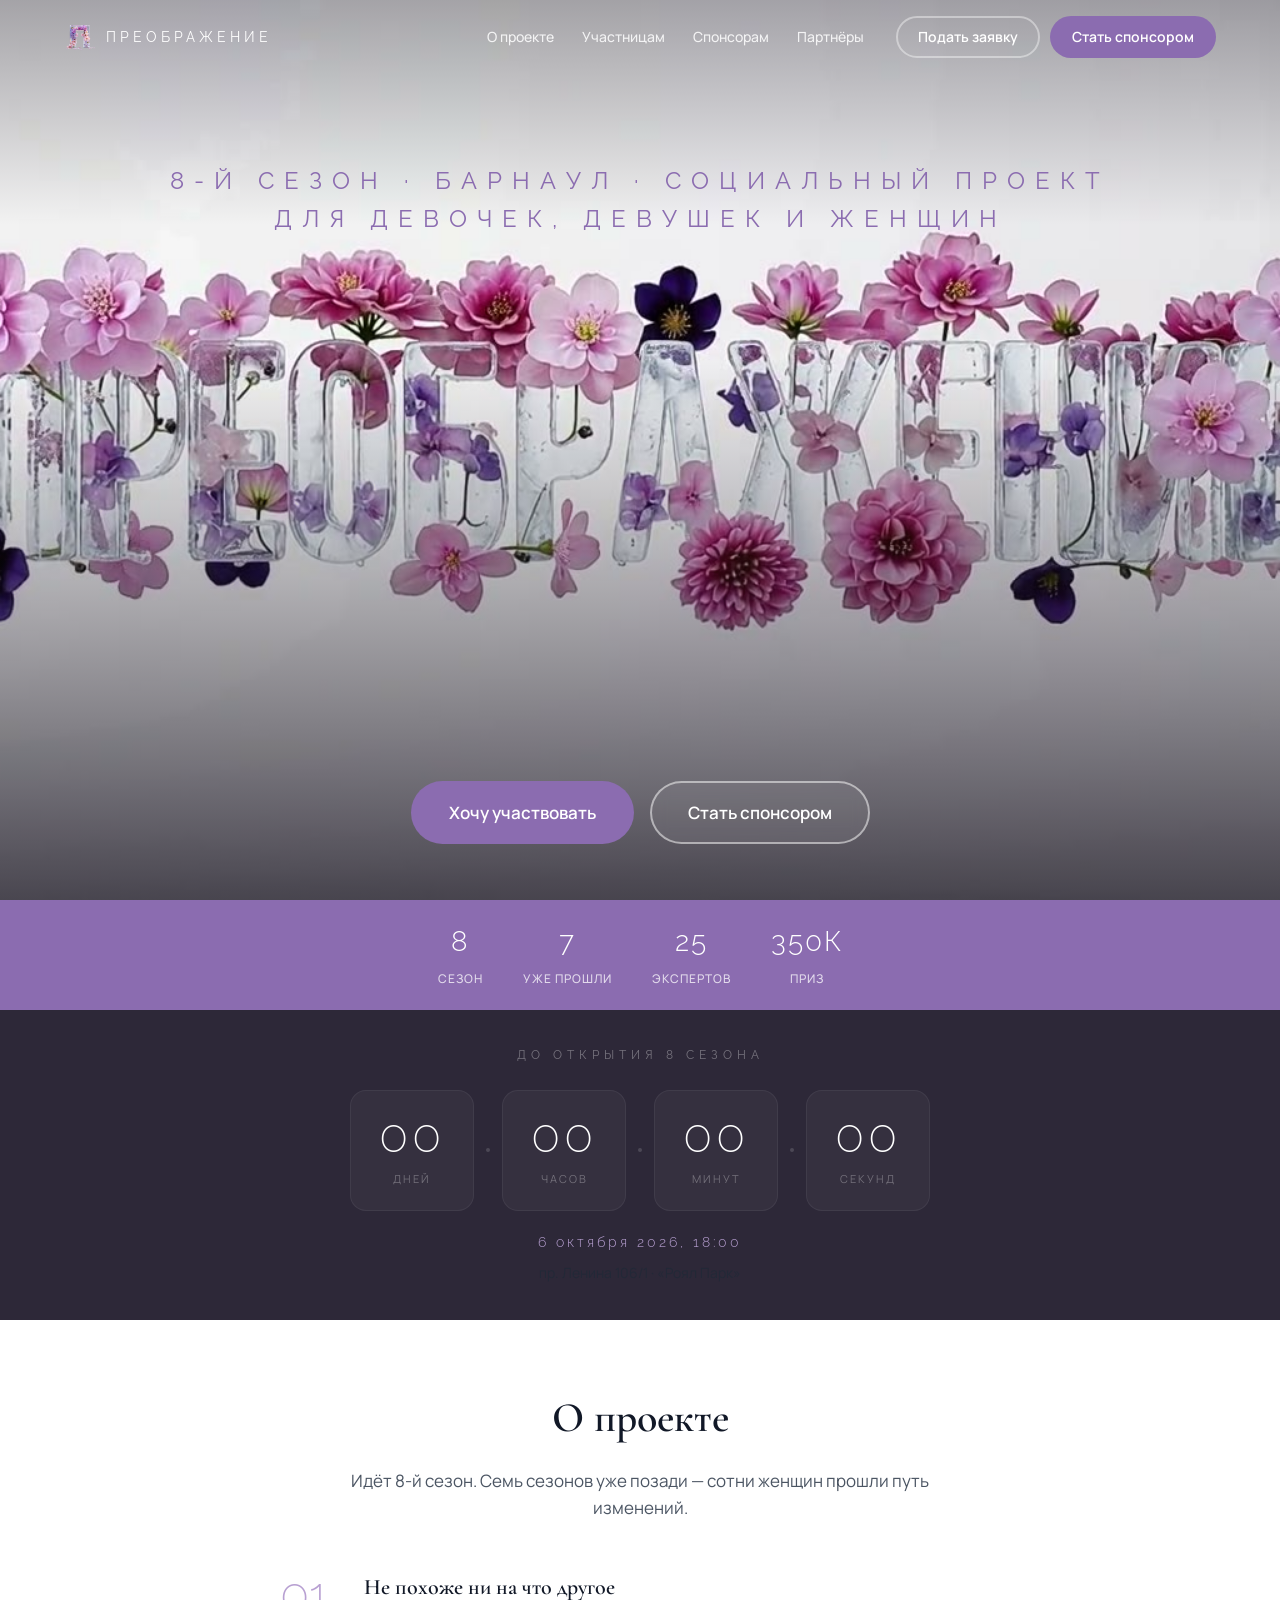
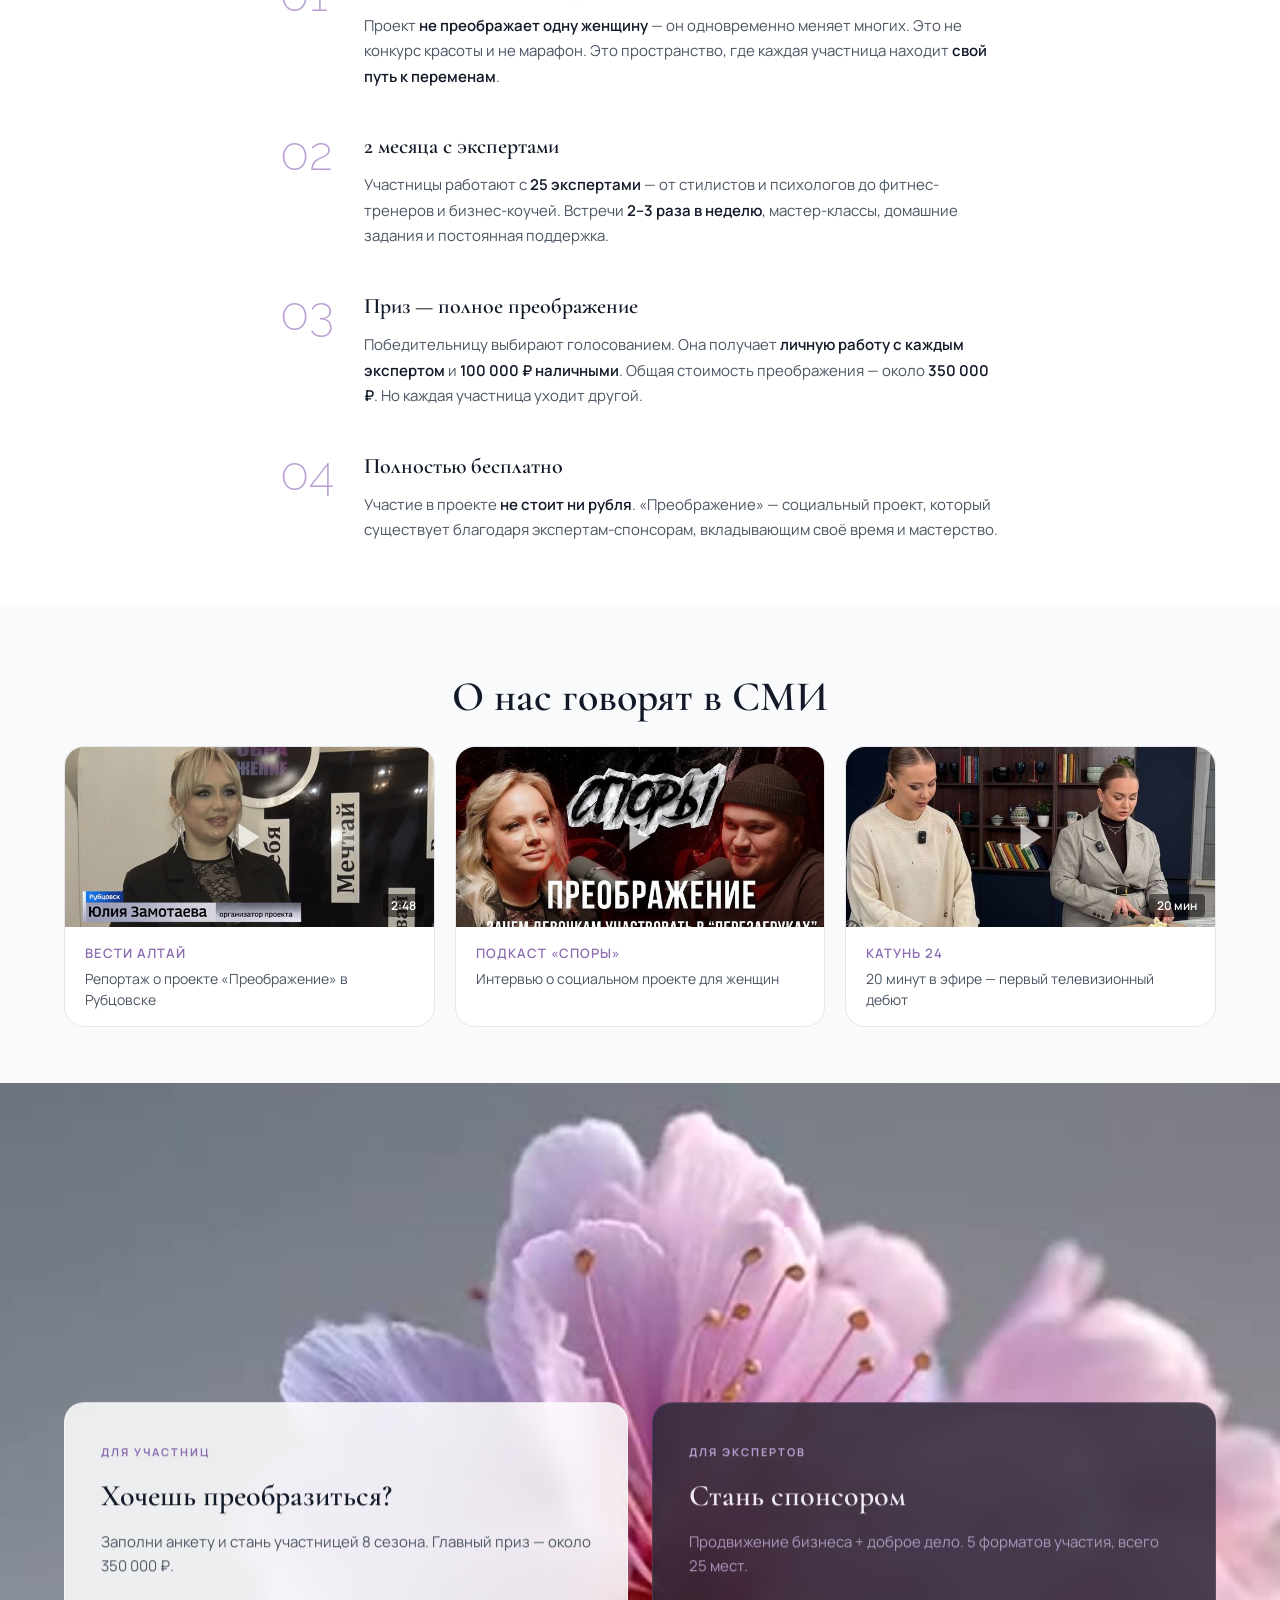
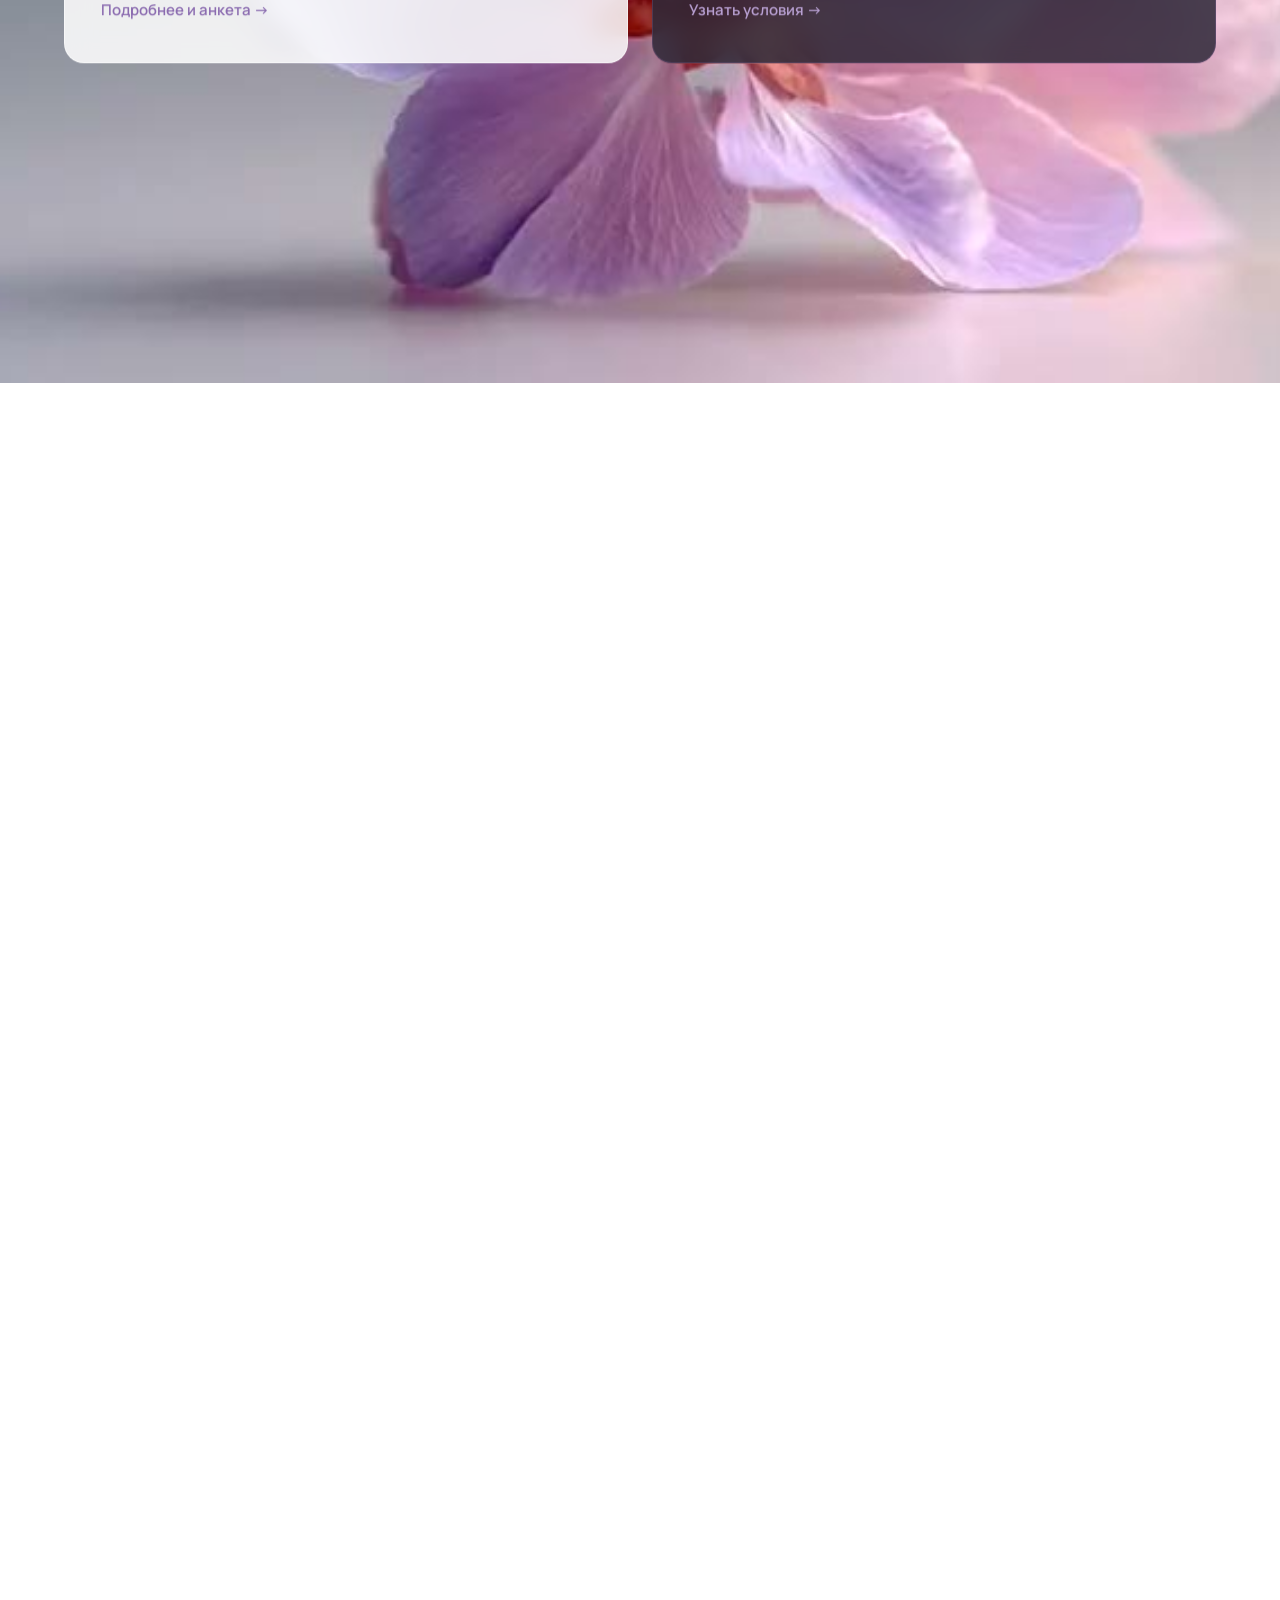
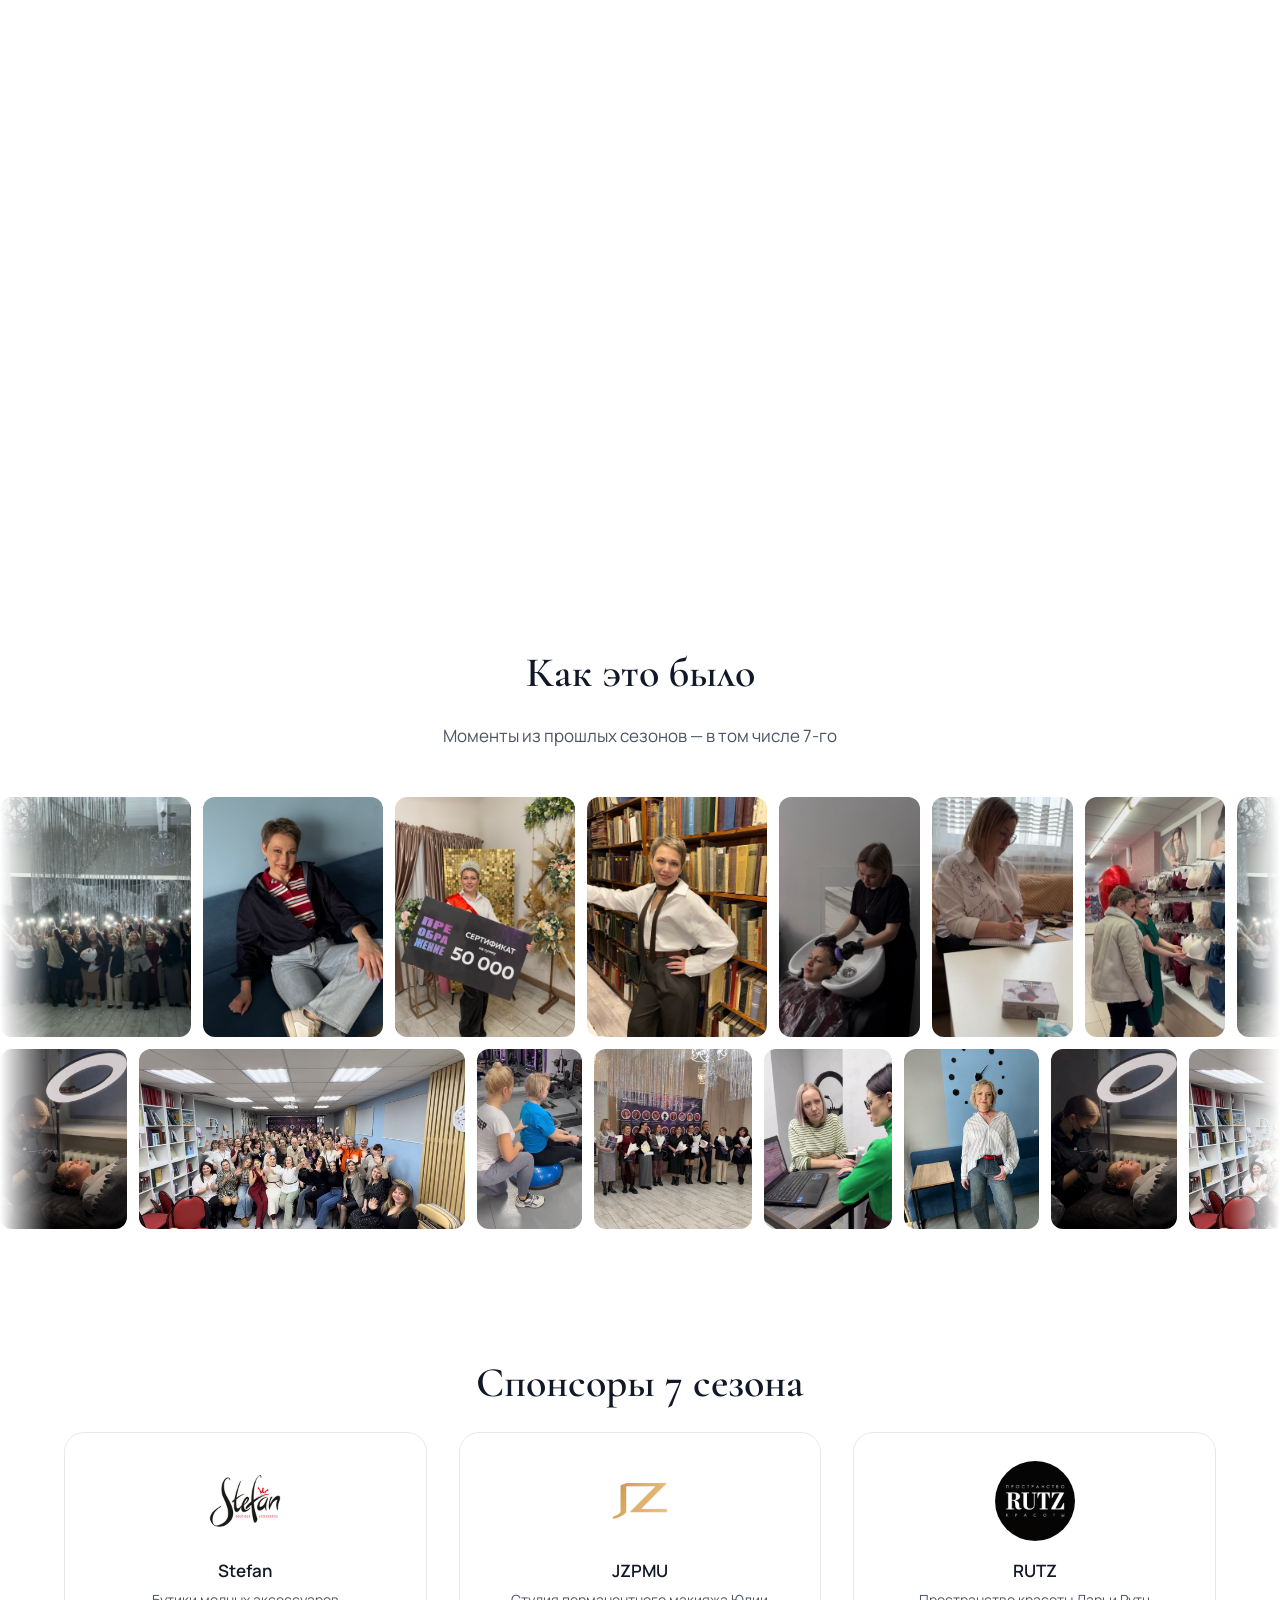
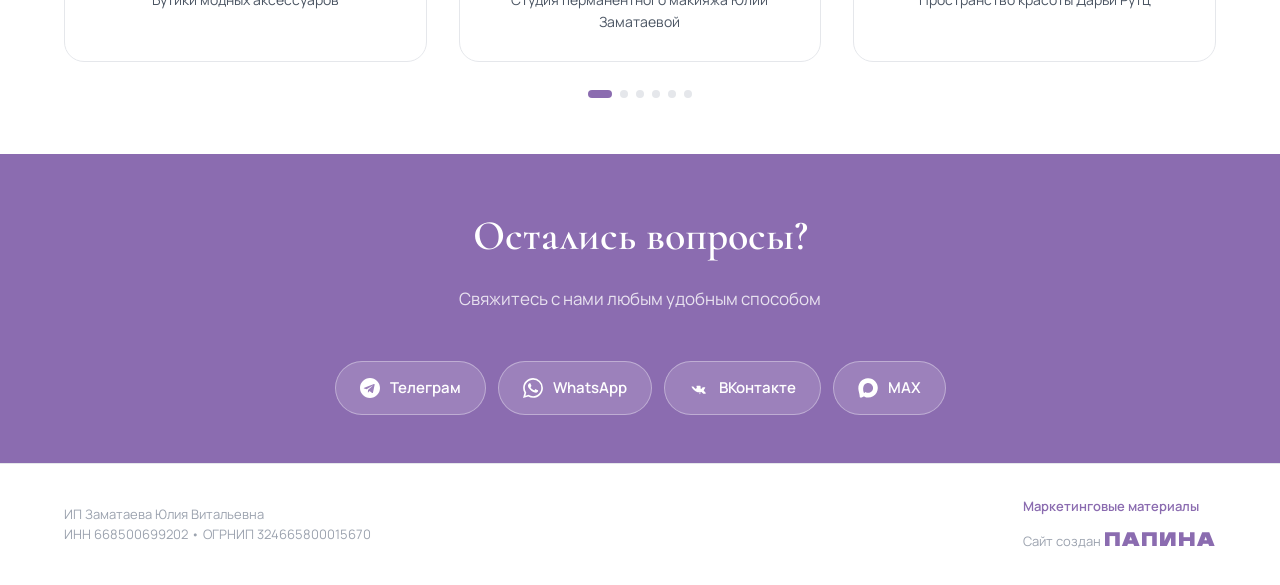
<file: index.html>
<!DOCTYPE html>
<html lang="ru">
<head>
  <meta charset="UTF-8">
  <meta name="viewport" content="width=device-width, initial-scale=1.0">
  <title>Преображение — социальный проект для женщин | Барнаул</title>
  <meta name="description" content="Бесплатный социальный проект для девушек и женщин. 8-й сезон. Открытие 6 октября 2026, 18:00 — пр. Ленина 106/1, «Роял Парк». Приз ~350 000₽.">
  <meta property="og:title" content="Преображение — 8-й сезон | Барнаул">
  <meta property="og:description" content="Бесплатный проект для женщин. 8-й сезон. Открытие 6 октября, 18:00 — «Роял Парк». Главный приз — преображение ~350 000₽.">
  <meta property="og:type" content="website">
  <link rel="preconnect" href="https://fonts.googleapis.com">
  <link rel="preconnect" href="https://fonts.gstatic.com" crossorigin>
  <link href="https://fonts.googleapis.com/css2?family=Cormorant+Garamond:ital,wght@0,400;0,500;0,600;0,700;1,400&family=Manrope:wght@300;400;500;600;700&family=Raleway:wght@200;300;400;500;600&display=swap" rel="stylesheet">
  <link rel="stylesheet" href="style.css">
</head>
<body>

  <!-- HEADER -->
  <header class="header" id="top">
    <div class="container header__inner">
      <a href="index.html" class="header__logo">
        <img class="header__logo-icon" src="assets/p-letter-hq.png" alt="П" width="32" height="32">
        <span>Преображение</span>
      </a>
      <nav class="header__nav">
        <a href="#about" class="header__link">О проекте</a>
        <a href="participants.html" class="header__link">Участницам</a>
        <a href="sponsors.html" class="header__link">Спонсорам</a>
        <a href="#partners" class="header__link">Партнёры</a>
      </nav>
      <div class="header__actions">
        <a href="participants.html#form" class="btn btn--outline btn--sm">Подать заявку</a>
        <a href="sponsors.html#packages" class="btn btn--primary btn--sm">Стать спонсором</a>
      </div>
      <button class="header__burger" id="burger" aria-label="Меню">
        <span></span><span></span><span></span>
      </button>
    </div>
  </header>

  <!-- MOBILE MENU -->
  <div class="mobile-menu" id="mobileMenu">
    <nav class="mobile-menu__nav">
      <a href="#about" class="mobile-menu__link">О проекте</a>
      <a href="participants.html" class="mobile-menu__link">Участницам</a>
      <a href="sponsors.html" class="mobile-menu__link">Спонсорам</a>
      <a href="#partners" class="mobile-menu__link">Партнёры</a>
      <a href="participants.html#form" class="btn btn--outline">Подать заявку</a>
      <a href="sponsors.html#packages" class="btn btn--primary">Стать спонсором</a>
    </nav>
  </div>

  <!-- HERO -->
  <section class="hero">
    <video class="hero__video hero__video--desktop" autoplay muted loop playsinline preload="auto" poster="assets/hero-poster.jpg">
      <source src="assets/hero-video.mp4" type="video/mp4">
    </video>
    <video class="hero__video--mobile" autoplay muted playsinline preload="auto" poster="assets/hero-poster-mobile.jpg" id="heroMobileVideo">
      <source src="assets/hero-mobile-final.mp4" type="video/mp4">
    </video>
    <div class="hero__overlay"></div>
    <div class="hero__top">
      <p class="hero__subtitle">8-й сезон · Барнаул · социальный проект для&nbsp;девочек, девушек и&nbsp;женщин</p>
    </div>
    <div class="hero__content">
      <div class="hero__cta">
        <a href="participants.html#form" class="btn btn--primary btn--lg">Хочу участвовать</a>
        <a href="sponsors.html" class="btn btn--outline-light btn--lg">Стать спонсором</a>
      </div>
    </div>
  </section>

  <!-- STATS BAR -->
  <section class="stats-bar">
    <div class="stats-bar__inner">
      <div class="stats-bar__item">
        <span class="stats-bar__num">8</span>
        <span class="stats-bar__label">сезон</span>
      </div>
      <div class="stats-bar__item">
        <span class="stats-bar__num">7</span>
        <span class="stats-bar__label">уже прошли</span>
      </div>
      <div class="stats-bar__item">
        <span class="stats-bar__num">25</span>
        <span class="stats-bar__label">экспертов</span>
      </div>
      <div class="stats-bar__item">
        <span class="stats-bar__num">350К</span>
        <span class="stats-bar__label">приз</span>
      </div>
    </div>
  </section>

  <!-- COUNTDOWN -->
  <section class="countdown" id="countdown">
    <div class="container countdown__inner">
      <p class="countdown__label">До открытия 8 сезона</p>
      <div class="countdown__timer" id="timer">
        <div class="countdown__item">
          <span class="countdown__number" id="days">00</span>
          <span class="countdown__unit">дней</span>
        </div>
        <div class="countdown__sep"></div>
        <div class="countdown__item">
          <span class="countdown__number" id="hours">00</span>
          <span class="countdown__unit">часов</span>
        </div>
        <div class="countdown__sep"></div>
        <div class="countdown__item">
          <span class="countdown__number" id="minutes">00</span>
          <span class="countdown__unit">минут</span>
        </div>
        <div class="countdown__sep"></div>
        <div class="countdown__item">
          <span class="countdown__number" id="seconds">00</span>
          <span class="countdown__unit">секунд</span>
        </div>
      </div>
      <p class="countdown__date">6 октября 2026, 18:00</p>
      <p class="countdown__place" style="margin-top:8px;font-size:14px;opacity:.75;">пр. Ленина 106/1 · «Роял Парк»</p>
    </div>
  </section>

  <!-- ABOUT -->
  <section class="about" id="about">
    <div class="container">
      <h2 class="section-title">О проекте</h2>
      <p class="section-desc">Идёт 8-й сезон. Семь сезонов уже позади — сотни женщин прошли путь изменений.</p>
      <div class="about__flow">
        <div class="about__item">
          <span class="about__num">01</span>
          <div class="about__text">
            <h3>Не похоже ни на что другое</h3>
            <p>Проект <strong>не преображает одну женщину</strong> — он одновременно меняет многих. Это не конкурс красоты и не марафон. Это пространство, где каждая участница находит <strong>свой путь к переменам</strong>.</p>
          </div>
        </div>
        <div class="about__item">
          <span class="about__num">02</span>
          <div class="about__text">
            <h3>2 месяца с экспертами</h3>
            <p>Участницы работают с <strong>25 экспертами</strong> — от стилистов и психологов до фитнес-тренеров и бизнес-коучей. Встречи <strong>2–3 раза в неделю</strong>, мастер-классы, домашние задания и постоянная поддержка.</p>
          </div>
        </div>
        <div class="about__item">
          <span class="about__num">03</span>
          <div class="about__text">
            <h3>Приз — полное преображение</h3>
            <p>Победительницу выбирают голосованием. Она получает <strong>личную работу с каждым экспертом</strong> и <strong>100 000 ₽ наличными</strong>. Общая стоимость преображения — около <strong>350 000 ₽</strong>. Но каждая участница уходит другой.</p>
          </div>
        </div>
        <div class="about__item">
          <span class="about__num">04</span>
          <div class="about__text">
            <h3>Полностью бесплатно</h3>
            <p>Участие в проекте <strong>не стоит ни рубля</strong>. «Преображение» — социальный проект, который существует благодаря экспертам-спонсорам, вкладывающим своё время и мастерство.</p>
          </div>
        </div>
      </div>
    </div>
  </section>

  <!-- MEDIA -->
  <section class="media" id="media">
    <div class="container">
      <h2 class="section-title">О нас говорят в СМИ</h2>
      <div class="media__grid">
        <a href="https://t.me/vestialtai/11935" target="_blank" rel="noopener" class="media__card">
          <div class="media__preview">
            <img src="assets/media-vesti.jpg" alt="Вести Алтай — репортаж" loading="lazy">
            <svg class="media__play" width="36" height="36" viewBox="0 0 24 24" fill="white"><polygon points="5 3 19 12 5 21 5 3"/></svg>
            <span class="media__duration">2:48</span>
          </div>
          <div class="media__body">
            <span class="media__source">Вести Алтай</span>
            <p>Репортаж о проекте «Преображение» в Рубцовске</p>
          </div>
        </a>
        <a href="https://t.me/preobrazhenie_barnaul/50" target="_blank" rel="noopener" class="media__card">
          <div class="media__preview">
            <img src="assets/media-podcast.jpg" alt="Подкаст Споры" loading="lazy">
            <svg class="media__play" width="36" height="36" viewBox="0 0 24 24" fill="white"><polygon points="5 3 19 12 5 21 5 3"/></svg>
          </div>
          <div class="media__body">
            <span class="media__source">Подкаст «Споры»</span>
            <p>Интервью о социальном проекте для женщин</p>
          </div>
        </a>
        <a href="https://t.me/juliazamataeva/1154" target="_blank" rel="noopener" class="media__card">
          <div class="media__preview">
            <img src="assets/media-katun.jpg" alt="Катунь 24" loading="lazy">
            <svg class="media__play" width="36" height="36" viewBox="0 0 24 24" fill="white"><polygon points="5 3 19 12 5 21 5 3"/></svg>
            <span class="media__duration">20 мин</span>
          </div>
          <div class="media__body">
            <span class="media__source">Катунь 24</span>
            <p>20 минут в эфире — первый телевизионный дебют</p>
          </div>
        </a>
      </div>
    </div>
  </section>

  <!-- SCROLL-DRIVEN FLOWER VIDEO + CTA -->
  <section class="scroll-video" id="scrollSection">
    <div class="scroll-video__sticky">
      <video id="scrollVideo" muted playsinline preload="metadata" poster="assets/flowers-poster.jpg">
        <source src="assets/flowers-scroll-hq.mp4" type="video/mp4">
      </video>
      <div class="scroll-video__cards container">
        <div class="cta-dual__grid">
          <a href="participants.html" class="cta-dual__card cta-dual__card--participants">
            <span class="cta-dual__label">Для участниц</span>
            <h2>Хочешь преобразиться?</h2>
            <p>Заполни анкету и стань участницей 8 сезона. Главный приз — около 350 000 ₽.</p>
            <span class="cta-dual__link">Подробнее и анкета &rarr;</span>
          </a>
          <a href="sponsors.html" class="cta-dual__card cta-dual__card--sponsors">
            <span class="cta-dual__label">Для экспертов</span>
            <h2>Стань спонсором</h2>
            <p>Продвижение бизнеса + доброе дело. 5 форматов участия, всего 25 мест.</p>
            <span class="cta-dual__link">Узнать условия &rarr;</span>
          </a>
        </div>
      </div>
    </div>
  </section>

  <!-- GALLERY -->
  <section class="gallery" id="gallery">
    <div class="container">
      <h2 class="section-title">Как это было</h2>
      <p class="section-desc">Моменты из прошлых сезонов — в том числе 7-го</p>
    </div>
    <div class="gallery__marquee">
      <div class="gallery__row gallery__row--left">
        <div class="gallery__track">
          <img src="assets/gallery/group-celebration.jpg" alt="Празднование" loading="lazy">
          <img src="assets/gallery/participant-beauty.jpg" alt="Преображённая участница" loading="lazy">
          <img src="assets/gallery/winner.jpg" alt="Победительница" loading="lazy">
          <img src="assets/gallery/photoshoot.jpg" alt="Фотосессия" loading="lazy">
          <img src="assets/gallery/hairdresser.jpg" alt="Работа парикмахера" loading="lazy">
          <img src="assets/gallery/notes.jpg" alt="На занятии" loading="lazy">
          <img src="assets/gallery/bra-fitting.jpg" alt="Подбор белья" loading="lazy">
          <img src="assets/gallery/group-celebration.jpg" alt="" loading="lazy" aria-hidden="true">
          <img src="assets/gallery/participant-beauty.jpg" alt="" loading="lazy" aria-hidden="true">
          <img src="assets/gallery/winner.jpg" alt="" loading="lazy" aria-hidden="true">
          <img src="assets/gallery/photoshoot.jpg" alt="" loading="lazy" aria-hidden="true">
          <img src="assets/gallery/hairdresser.jpg" alt="" loading="lazy" aria-hidden="true">
          <img src="assets/gallery/notes.jpg" alt="" loading="lazy" aria-hidden="true">
          <img src="assets/gallery/bra-fitting.jpg" alt="" loading="lazy" aria-hidden="true">
        </div>
      </div>
      <div class="gallery__row gallery__row--right">
        <div class="gallery__track">
          <img src="assets/gallery/brows.jpg" alt="Работа мастера" loading="lazy">
          <img src="assets/gallery/group-process.jpg" alt="В процессе работы" loading="lazy">
          <img src="assets/gallery/trainer.jpg" alt="Тренировка" loading="lazy">
          <img src="assets/gallery/awards.jpg" alt="Вручение наград" loading="lazy">
          <img src="assets/gallery/expert-consult.jpg" alt="Консультация эксперта" loading="lazy">
          <img src="assets/gallery/participant-transform.jpg" alt="Участница проекта" loading="lazy">
          <img src="assets/gallery/brows.jpg" alt="" loading="lazy" aria-hidden="true">
          <img src="assets/gallery/group-process.jpg" alt="" loading="lazy" aria-hidden="true">
          <img src="assets/gallery/trainer.jpg" alt="" loading="lazy" aria-hidden="true">
          <img src="assets/gallery/awards.jpg" alt="" loading="lazy" aria-hidden="true">
          <img src="assets/gallery/expert-consult.jpg" alt="" loading="lazy" aria-hidden="true">
          <img src="assets/gallery/participant-transform.jpg" alt="" loading="lazy" aria-hidden="true">
        </div>
      </div>
    </div>
  </section>

  <!-- PARTNERS -->
  <section class="partners" id="partners">
    <div class="container">
      <h2 class="section-title">Спонсоры 7 сезона</h2>
      <div class="partners__stage" id="partnersStage">
        <div class="partner">
          <div class="partner__logo"><img src="assets/partners/stefan.png" alt="Stefan" loading="lazy"></div>
          <h4>Stefan</h4>
          <p>Бутики модных аксессуаров</p>
        </div>
        <div class="partner">
          <div class="partner__logo"><img src="assets/partners/jzpmu.png" alt="JZPMU" loading="lazy"></div>
          <h4>JZPMU</h4>
          <p>Студия перманентного макияжа Юлии Заматаевой</p>
        </div>
        <div class="partner">
          <div class="partner__logo"><img src="assets/partners/rutz.png" alt="RUTZ" loading="lazy"></div>
          <h4>RUTZ</h4>
          <p>Пространство красоты Дарьи Рутц</p>
        </div>
        <div class="partner">
          <div class="partner__logo"><img src="assets/partners/karaoke.png" alt="Караоке шоу" loading="lazy"></div>
          <h4>Караоке шоу</h4>
          <p>Организация мероприятий под ключ</p>
        </div>
        <div class="partner">
          <div class="partner__logo"><img src="assets/partners/skiba.jpg" alt="Евгения Скиба" loading="lazy"></div>
          <h4>Евгения Скиба</h4>
          <p>Лауреат Национальной премии по этикету</p>
        </div>
        <div class="partner">
          <div class="partner__logo"><img src="assets/partner-fedosova.jpg" alt="Малина — Наталья Федосова" loading="lazy" style="object-position:center 15%"></div>
          <h4>Малина</h4>
          <p>Магазин женской одежды и аксессуаров. Стилист — Наталья Федосова</p>
        </div>
        <div class="partner">
          <div class="partner__logo"><img src="assets/partner-adiyan.jpg" alt="Ольга Адиян" loading="lazy"></div>
          <h4>Ольга Адиян</h4>
          <p>Эстетическая и аппаратная косметология</p>
        </div>
        <div class="partner">
          <div class="partner__logo"><img src="assets/partner-nesynova.jpg" alt="Юлия Несынова" loading="lazy"></div>
          <h4>Юлия Несынова</h4>
          <p>Нутрициолог</p>
        </div>
        <div class="partner">
          <div class="partner__logo"><img src="assets/partner-liora.jpg" alt="ЛИОРА" loading="lazy"></div>
          <h4>ЛИОРА</h4>
          <p>Студия эстетики тела</p>
        </div>
        <div class="partner">
          <div class="partner__logo"><img src="assets/partner-vishnyak.jpg" alt="Анастасия Вишняк" loading="lazy"></div>
          <h4>Анастасия Вишняк</h4>
          <p>Нейрокоуч, психолог, эксперт по женской сексуальной энергии</p>
        </div>
        <div class="partner">
          <div class="partner__logo"><img src="assets/partner-vaza.jpg" alt="ВАЗА" loading="lazy"></div>
          <h4>ВАЗА</h4>
          <p>Флористическая студия</p>
        </div>
        <div class="partner">
          <div class="partner__logo"><img src="assets/partner-palagina.jpg" alt="Марина Палагина" loading="lazy"></div>
          <h4>Марина Палагина</h4>
          <p>Предприниматель, основатель международного онлайн-клуба ICONA</p>
        </div>
        <div class="partner">
          <div class="partner__logo"><img src="assets/partner-bodyclub.png" alt="Боди Клаб" loading="lazy"></div>
          <h4>Боди Клаб</h4>
          <p>Женский фитнес-клуб</p>
        </div>
        <div class="partner">
          <div class="partner__logo"><img src="assets/partner-matkova.jpg" alt="Вероника Маткова" loading="lazy"></div>
          <h4>Вероника Маткова</h4>
          <p>Специалист по соцсетям</p>
        </div>
        <div class="partner">
          <div class="partner__logo"><img src="assets/partner-rebro.png" alt="Екатерина Ребро" loading="lazy"></div>
          <h4>Екатерина Ребро</h4>
          <p>Практикующий косметолог, методист бренда GENEVIE, сертифицированный тренер</p>
        </div>
        <div class="partner">
          <div class="partner__logo"><img src="assets/partner-zarovnyaeva.png" alt="Тамара Заровняева" loading="lazy"></div>
          <h4>Тамара Заровняева</h4>
          <p>Мастер маникюра и педикюра</p>
        </div>
        <div class="partner">
          <div class="partner__logo"><img src="assets/partner-solovyeva.png" alt="Марина Соловьёва" loading="lazy"></div>
          <h4>Марина Соловьёва</h4>
          <p>Визажист, мастер по наращиванию ресниц</p>
        </div>
      </div>
      <div class="partners__dots" id="partnersDots">
        <button class="partners__dot active"></button>
        <button class="partners__dot"></button>
      </div>
      <div class="partners__counter" id="partnersCounter"></div>
    </div>
  </section>

  <!-- CONTACT -->
  <section class="contact" id="contact">
    <div class="container">
      <h2 class="section-title">Остались вопросы?</h2>
      <p class="section-desc">Свяжитесь с нами любым удобным способом</p>
      <div class="contact__links">
        <a href="https://t.me/JZPMUstudio" target="_blank" class="contact__link">
          <svg viewBox="0 0 24 24" fill="currentColor" width="20" height="20"><path d="M12 0C5.373 0 0 5.373 0 12s5.373 12 12 12 12-5.373 12-12S18.627 0 12 0zm5.562 8.161l-1.97 9.289c-.146.658-.537.818-1.084.508l-3-2.21-1.447 1.394c-.16.16-.295.295-.605.295l.213-3.053 5.56-5.023c.242-.213-.054-.333-.373-.12l-6.871 4.326-2.962-.924c-.643-.204-.657-.643.136-.953l11.57-4.461c.537-.194 1.006.13.833.932z"/></svg>
          Телеграм
        </a>
        <a href="https://wa.me/79826303999" target="_blank" class="contact__link">
          <svg viewBox="0 0 24 24" fill="currentColor" width="20" height="20"><path d="M17.472 14.382c-.297-.149-1.758-.867-2.03-.967-.273-.099-.471-.148-.67.15-.197.297-.767.966-.94 1.164-.173.199-.347.223-.644.075-.297-.15-1.255-.463-2.39-1.475-.883-.788-1.48-1.761-1.653-2.059-.173-.297-.018-.458.13-.606.134-.133.298-.347.446-.52.149-.174.198-.298.298-.497.099-.198.05-.371-.025-.52-.075-.149-.669-1.612-.916-2.207-.242-.579-.487-.5-.669-.51l-.57-.01c-.198 0-.52.074-.792.372-.272.297-1.04 1.016-1.04 2.479 0 1.462 1.065 2.875 1.213 3.074.149.198 2.096 3.2 5.077 4.487.709.306 1.262.489 1.694.625.712.227 1.36.195 1.871.118.571-.085 1.758-.719 2.006-1.413.248-.694.248-1.289.173-1.413-.074-.124-.272-.198-.57-.347m-5.421 7.403h-.004a9.87 9.87 0 01-5.031-1.378l-.361-.214-3.741.982.998-3.648-.235-.374a9.86 9.86 0 01-1.51-5.26c.001-5.45 4.436-9.884 9.888-9.884 2.64 0 5.122 1.03 6.988 2.898a9.825 9.825 0 012.893 6.994c-.003 5.45-4.437 9.884-9.885 9.884m8.413-18.297A11.815 11.815 0 0012.05 0C5.495 0 .16 5.335.157 11.892c0 2.096.547 4.142 1.588 5.945L.057 24l6.305-1.654a11.882 11.882 0 005.683 1.448h.005c6.554 0 11.89-5.335 11.893-11.893a11.821 11.821 0 00-3.48-8.413z"/></svg>
          WhatsApp
        </a>
        <a href="https://vk.com/jz_pmu" target="_blank" class="contact__link">
          <svg viewBox="0 0 24 24" fill="currentColor" width="20" height="20"><path d="M13.162 18.994c.5 0 .5-.25.5-.5v-.5c-.25-.5 0-1.25.75-1.25s1.25.75 1.75 1.25c.5.5 1 1 1 1h2s1.5 0 .75-1.25c-.25-.5-.5-.75-1-1.25-.5-.5-.75-.75-1-1-.25-.25-.25-.5 0-1s1.25-2 1.5-2.75c.25-.75-.25-.75-.25-.75h-2.25s-.25 0-.5.25-.5.75-.75 1c-.75.75-1.25 1-1.5.75s-.25-.75-.25-1v-1.75c0-.75-.25-1-1-1h-3.25s-.5 0-.75.25c-.25.25 0 .5 0 .5s.75 1 .5 1.5c-.25.5-.75 1.25-.75 1.25s-.25.5-.75.25-1-.75-1.5-1.25c-.25-.5-.5-.75-.75-1s-.25-.5-.5-.5H3.5S3 9.994 3 10.244c0 .25.75 1.75 1.5 2.75s2 2.25 3.75 3.25c1.75 1 2.75.75 2.75.75h1.25c.75 0 .75.5.5 1s-.25.75-.25 1c0 .25.162.494.662.494z"/></svg>
          ВКонтакте
        </a>
        <a href="https://max.ru/u/f9LHodD0cOLAAaqT882mCdaaWPJ9N4AajNcrzfgKehyu_iHxxquaYCgdXhI" target="_blank" class="contact__link">
          <svg viewBox="0 0 720 720" fill="currentColor" width="20" height="20"><path d="M350.4,9.6C141.8,20.5,4.1,184.1,12.8,390.4c3.8,90.3,40.1,168,48.7,253.7,2.2,22.2-4.2,49.6,21.4,59.3,31.5,11.9,79.8-8.1,106.2-26.4,9-6.1,17.6-13.2,24.2-22,27.3,18.1,53.2,35.6,85.7,43.4,143.1,34.3,299.9-44.2,369.6-170.3C799.6,291.2,622.5-4.6,350.4,9.6h0ZM269.4,504c-11.3,8.8-22.2,20.8-34.7,27.7-18.1,9.7-23.7-.4-30.5-16.4-21.4-50.9-24-137.6-11.5-190.9,16.8-72.5,72.9-136.3,150-143.1,78-6.9,150.4,32.7,183.1,104.2,72.4,159.1-112.9,316.2-256.4,218.6h0Z"/></svg>
          MAX
        </a>
      </div>
    </div>
  </section>

  <!-- LIGHTBOX -->
  <div class="lightbox" id="lightbox">
    <button class="lightbox__close" aria-label="Закрыть">&times;</button>
    <button class="lightbox__nav lightbox__nav--prev" id="lbPrev" aria-label="Назад">
      <svg width="32" height="32" viewBox="0 0 24 24" fill="none" stroke="currentColor" stroke-width="2"><polyline points="15 18 9 12 15 6"/></svg>
    </button>
    <img class="lightbox__img" id="lightboxImg" alt="">
    <button class="lightbox__nav lightbox__nav--next" id="lbNext" aria-label="Вперёд">
      <svg width="32" height="32" viewBox="0 0 24 24" fill="none" stroke="currentColor" stroke-width="2"><polyline points="9 18 15 12 9 6"/></svg>
    </button>
    <div class="lightbox__counter" id="lbCounter"></div>
  </div>

  <!-- FOOTER -->
  <footer class="footer">
    <div class="container footer__inner">
      <div class="footer__left">
        <p class="footer__legal">ИП Заматаева Юлия Витальевна</p>
        <p class="footer__legal">ИНН 668500699202 &bull; ОГРНИП 324665800015670</p>
      </div>
      <div class="footer__right">
        <a href="brand.html" class="footer__link">Маркетинговые материалы</a>
        <p>Сайт создан <a href="https://papina.team" target="_blank" rel="noopener" class="footer__brand">ПАПИНА</a></p>
      </div>
    </div>
  </footer>

<script>
(function() {
  var target = new Date('2026-10-06T18:00:00+07:00').getTime();
  function update() {
    var now = Date.now(), diff = Math.max(0, target - now);
    var d = Math.floor(diff / 86400000);
    var h = Math.floor((diff % 86400000) / 3600000);
    var m = Math.floor((diff % 3600000) / 60000);
    var s = Math.floor((diff % 60000) / 1000);
    document.getElementById('days').textContent = String(d).padStart(2, '0');
    document.getElementById('hours').textContent = String(h).padStart(2, '0');
    document.getElementById('minutes').textContent = String(m).padStart(2, '0');
    document.getElementById('seconds').textContent = String(s).padStart(2, '0');
  }
  update(); setInterval(update, 1000);
})();

(function() {
  var TRIM = 0.3;
  var EASE = 1.2;
  var dv = document.querySelector('.hero__video--desktop');
  if (dv) dv.addEventListener('timeupdate', function() {
    if (this.duration && this.currentTime >= this.duration - TRIM) {
      this.currentTime = 0;
      this.playbackRate = 1;
    }
  });
  var mv = document.getElementById('heroMobileVideo');
  if (!mv) return;
  var easing = false;
  mv.addEventListener('timeupdate', function() {
    if (!this.duration) return;
    var left = this.duration - this.currentTime;
    if (left <= EASE && !easing) {
      easing = true;
      (function slow() {
        if (mv.paused) return;
        var t = mv.duration - mv.currentTime;
        if (t <= TRIM) { mv.pause(); mv.playbackRate = 1; return; }
        mv.playbackRate = Math.max(0.07, t / EASE);
        requestAnimationFrame(slow);
      })();
    }
  });
})();

document.getElementById('burger').addEventListener('click', function() {
  this.classList.toggle('active');
  document.getElementById('mobileMenu').classList.toggle('open');
  document.body.classList.toggle('menu-open');
});
document.querySelectorAll('.mobile-menu__link, .mobile-menu .btn').forEach(function(el) {
  el.addEventListener('click', function() {
    document.getElementById('burger').classList.remove('active');
    document.getElementById('mobileMenu').classList.remove('open');
    document.body.classList.remove('menu-open');
  });
});
document.querySelectorAll('a[href^="#"]').forEach(function(a) {
  a.addEventListener('click', function(e) {
    var t = document.querySelector(this.getAttribute('href'));
    if (t) { e.preventDefault(); t.scrollIntoView({behavior:'smooth', block:'start'}); }
  });
});
window.addEventListener('scroll', function() {
  document.querySelector('.header').classList.toggle('scrolled', window.scrollY > 40);
});

(function() {
  var sv = document.getElementById('scrollVideo');
  var section = document.getElementById('scrollSection');
  if (!sv || !section) return;

  var ticking = false;
  function update() {
    var rect = section.getBoundingClientRect();
    var travel = section.offsetHeight - window.innerHeight;
    var scrolled = -rect.top;
    var progress = Math.max(0, Math.min(1, scrolled / travel));
    if (sv.duration && isFinite(sv.duration)) {
      sv.currentTime = progress * sv.duration;
    }
    ticking = false;
  }
  function bindScroll() {
    sv.pause();
    window.addEventListener('scroll', function() {
      if (!ticking) { requestAnimationFrame(update); ticking = true; }
    }, { passive: true });
    update();
  }

  var src = sv.querySelector('source');
  var url = src ? src.getAttribute('src') : sv.src;
  fetch(url).then(function(r) { return r.blob(); }).then(function(blob) {
    var blobUrl = URL.createObjectURL(blob);
    sv.src = blobUrl;
    sv.load();
    sv.addEventListener('loadedmetadata', function onMeta() {
      sv.removeEventListener('loadedmetadata', onMeta);
      var p = sv.play();
      if (p && p.then) {
        p.then(function() { sv.pause(); sv.currentTime = 0; bindScroll(); })
         .catch(function() { bindScroll(); });
      } else {
        sv.pause(); bindScroll();
      }
    });
  }).catch(function() {
    sv.addEventListener('loadedmetadata', function() { bindScroll(); });
    if (sv.readyState >= 1) bindScroll();
  });
})();

(function() {
  var stage = document.getElementById('partnersStage');
  if (!stage) return;
  var cards = stage.querySelectorAll('.partner');
  var dotsBox = document.getElementById('partnersDots');
  var total = cards.length;
  var mobile = window.innerWidth <= 768;
  var per = mobile ? 1 : 3;
  var page = 0;
  var pages = Math.ceil(total / per);

  dotsBox.innerHTML = '';
  for (var d = 0; d < pages; d++) {
    var dot = document.createElement('button');
    dot.className = 'partners__dot';
    dotsBox.appendChild(dot);
  }
  var dots = dotsBox.querySelectorAll('.partners__dot');

  var counter = document.getElementById('partnersCounter');

  function show(p) {
    page = p;
    var start = p * per;
    cards.forEach(function(c, i) {
      c.classList.toggle('partner--active', i >= start && i < start + per);
    });
    dots.forEach(function(d, i) { d.classList.toggle('active', i === p); });
    if (counter && mobile) counter.textContent = (p + 1) + ' / ' + pages;
  }

  dots.forEach(function(d, i) {
    d.addEventListener('click', function() { show(i); resetTimer(); });
  });

  var timer;
  function advance() { show((page + 1) % pages); }
  function startTimer() { timer = setInterval(advance, 4000); }
  function resetTimer() { clearInterval(timer); startTimer(); }
  stage.addEventListener('mouseenter', function() { clearInterval(timer); });
  stage.addEventListener('mouseleave', startTimer);

  var tx = 0, ty = 0;
  stage.addEventListener('touchstart', function(e) {
    tx = e.touches[0].clientX;
    ty = e.touches[0].clientY;
    clearInterval(timer);
  }, { passive: true });
  stage.addEventListener('touchend', function(e) {
    var dx = e.changedTouches[0].clientX - tx;
    var dy = e.changedTouches[0].clientY - ty;
    if (Math.abs(dx) > 30 && Math.abs(dx) > Math.abs(dy)) {
      show(dx < 0 ? (page + 1) % pages : (page - 1 + pages) % pages);
    }
    startTimer();
  });

  show(0);
  startTimer();
})();

(function() {
  var lb = document.getElementById('lightbox');
  var lbImg = document.getElementById('lightboxImg');
  var lbCounter = document.getElementById('lbCounter');
  if (!lb || !lbImg) return;

  var images = [];
  document.querySelectorAll('.gallery__track img:not([aria-hidden])').forEach(function(img) {
    images.push({ src: img.src, alt: img.alt });
  });
  var cur = 0;

  function showPhoto(i) {
    cur = (i + images.length) % images.length;
    lbImg.src = images[cur].src;
    lbImg.alt = images[cur].alt;
    lbCounter.textContent = (cur + 1) + ' / ' + images.length;
  }

  document.querySelectorAll('.gallery__track img:not([aria-hidden])').forEach(function(img, idx) {
    img.addEventListener('click', function() {
      showPhoto(idx);
      lb.classList.add('open');
      document.body.style.overflow = 'hidden';
    });
  });

  document.getElementById('lbPrev').addEventListener('click', function(e) {
    e.stopPropagation(); showPhoto(cur - 1);
  });
  document.getElementById('lbNext').addEventListener('click', function(e) {
    e.stopPropagation(); showPhoto(cur + 1);
  });

  function close() {
    lb.classList.remove('open');
    document.body.style.overflow = '';
  }
  lb.addEventListener('click', function(e) {
    if (e.target === lb) close();
  });
  document.querySelector('.lightbox__close').addEventListener('click', close);
  document.addEventListener('keydown', function(e) {
    if (!lb.classList.contains('open')) return;
    if (e.key === 'Escape') close();
    if (e.key === 'ArrowLeft') showPhoto(cur - 1);
    if (e.key === 'ArrowRight') showPhoto(cur + 1);
  });

  var touchX = 0;
  lbImg.addEventListener('touchstart', function(e) {
    touchX = e.touches[0].clientX;
  }, {passive: true});
  lbImg.addEventListener('touchend', function(e) {
    var dx = e.changedTouches[0].clientX - touchX;
    if (Math.abs(dx) > 40) showPhoto(cur + (dx < 0 ? 1 : -1));
  });
})();
</script>
</body>
</html>
</file>
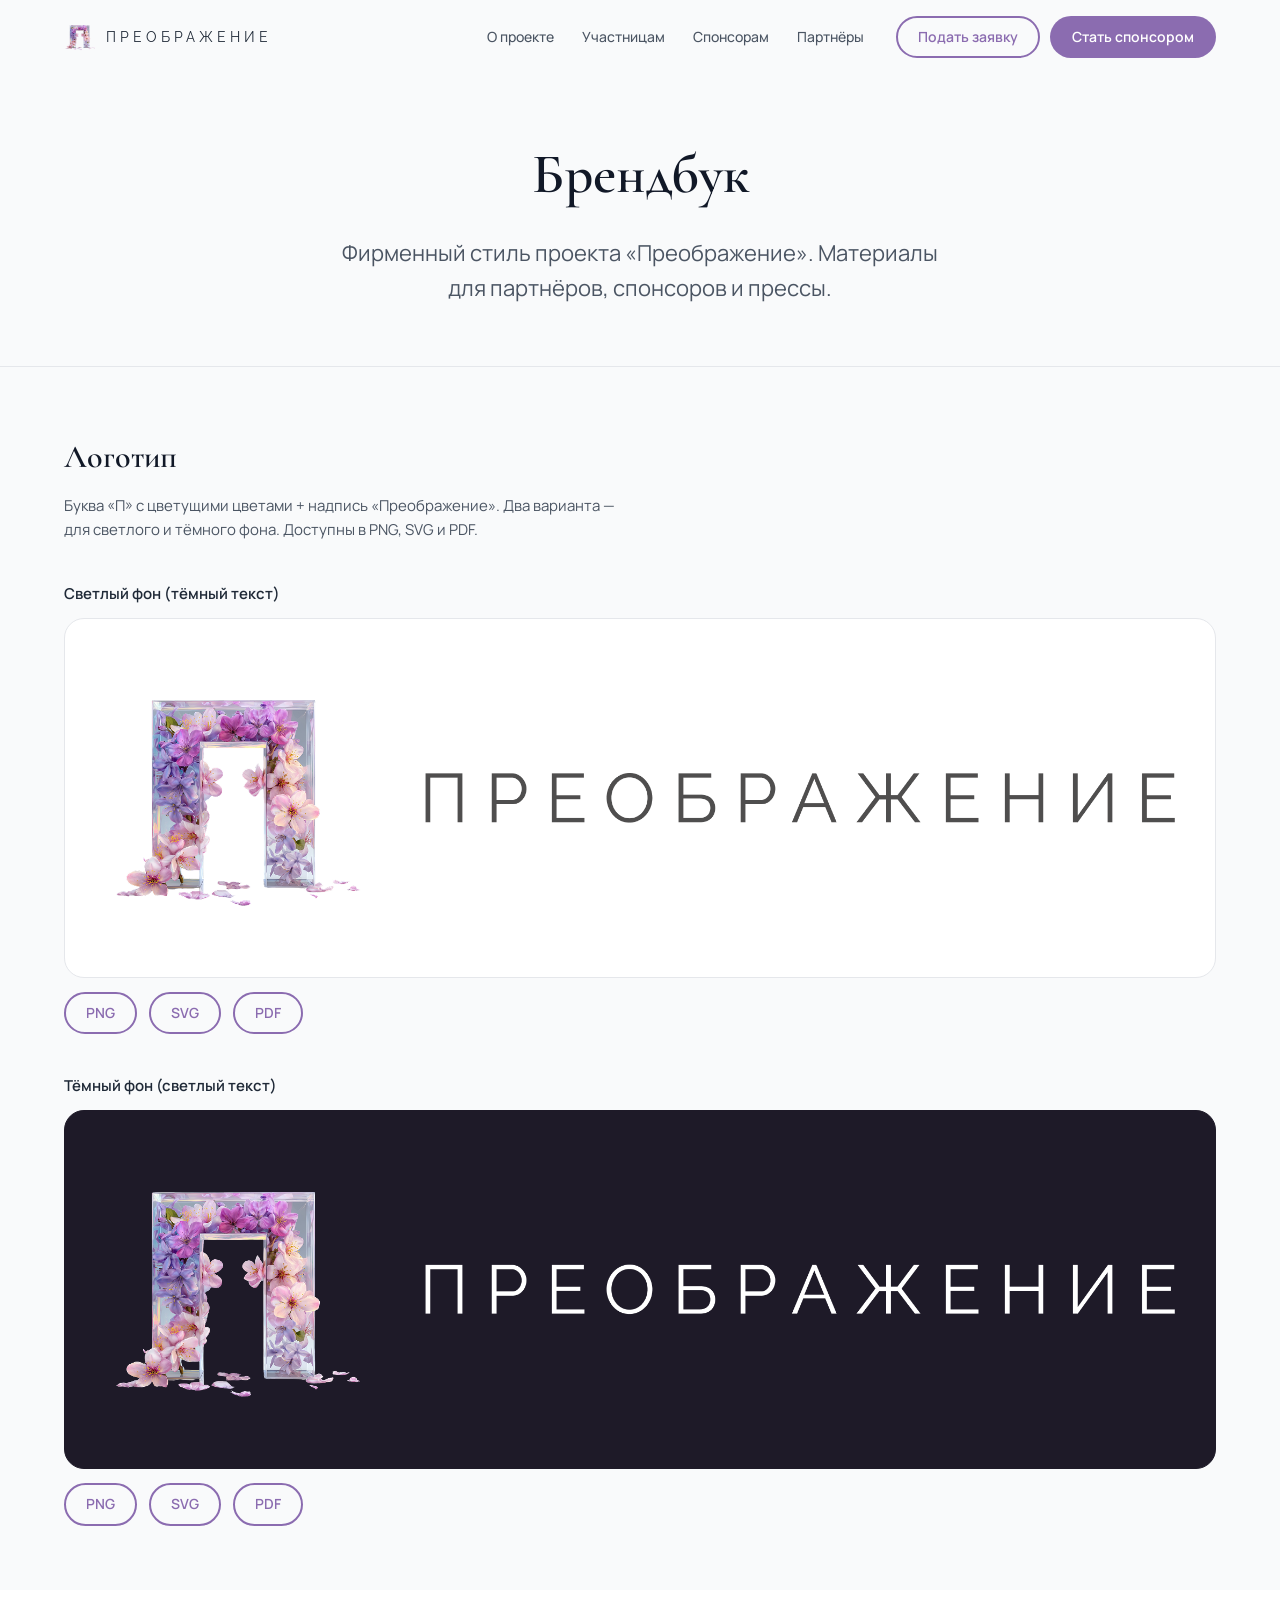
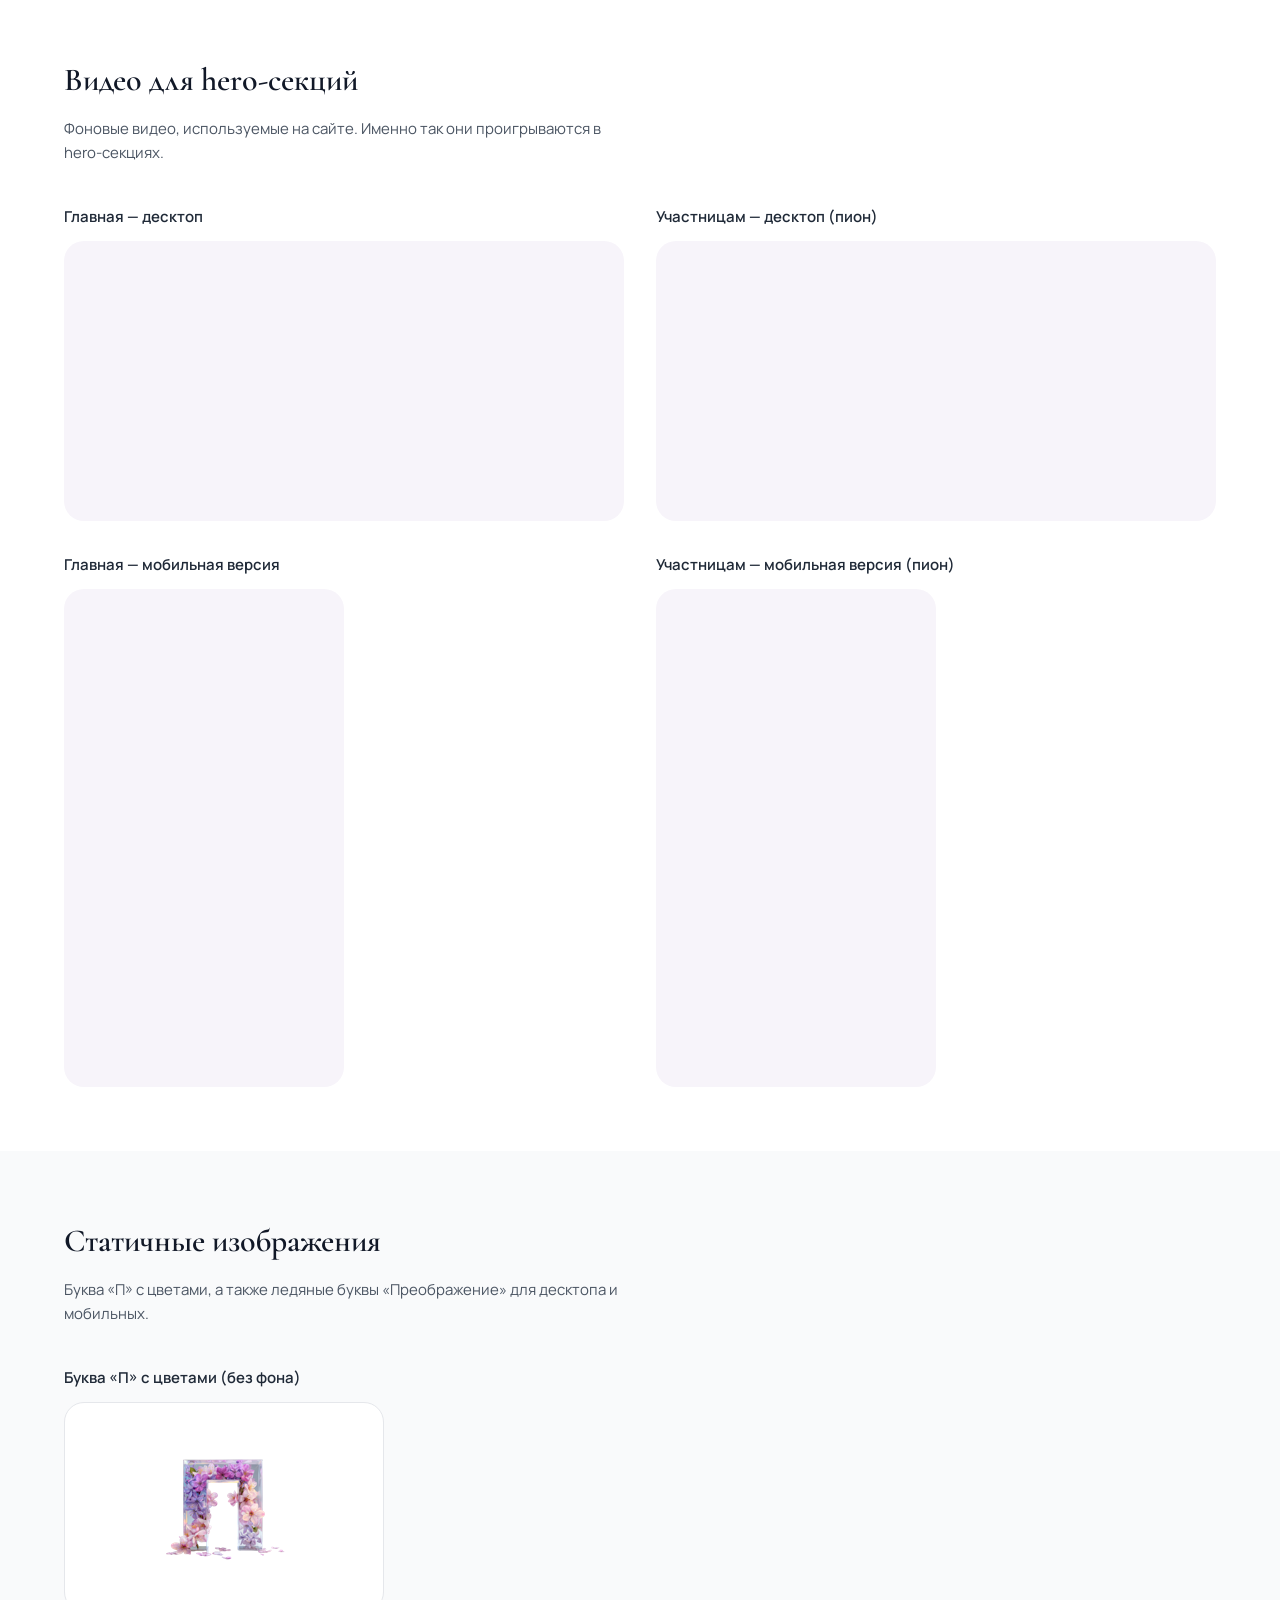
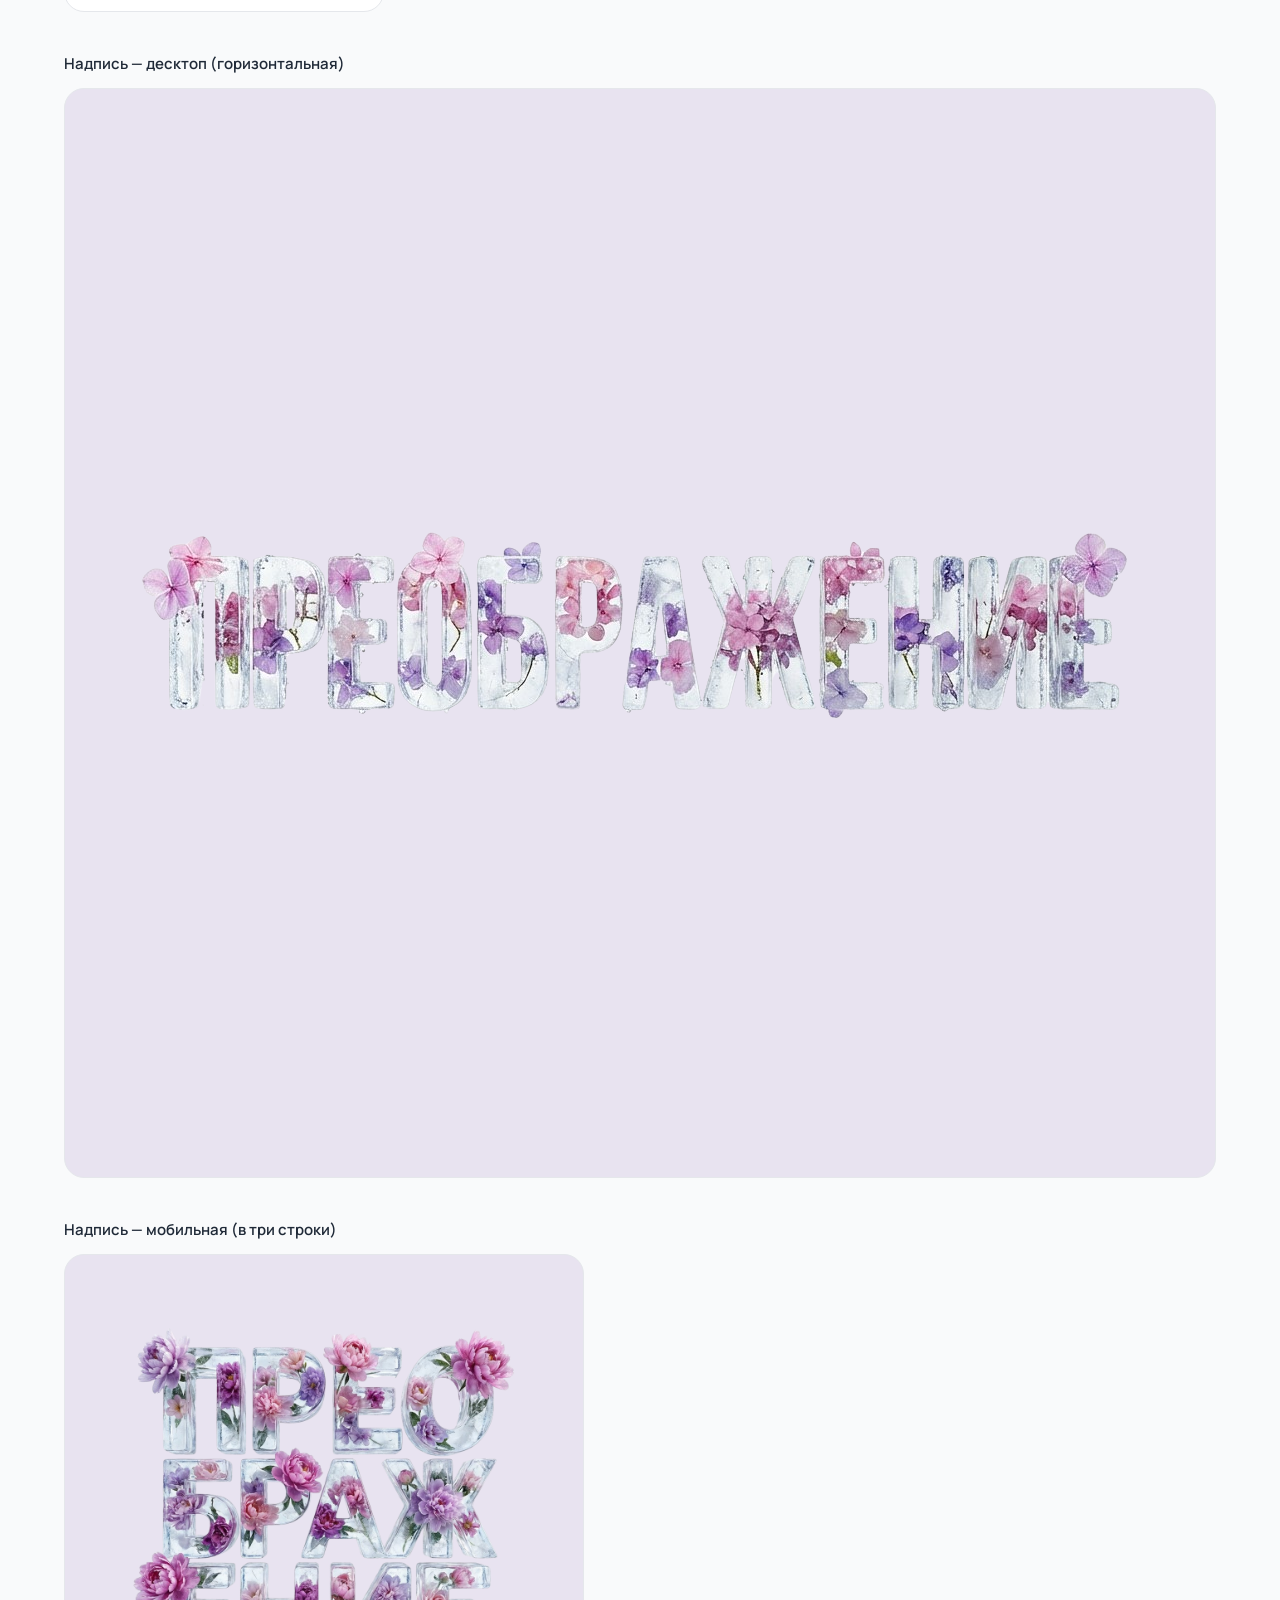
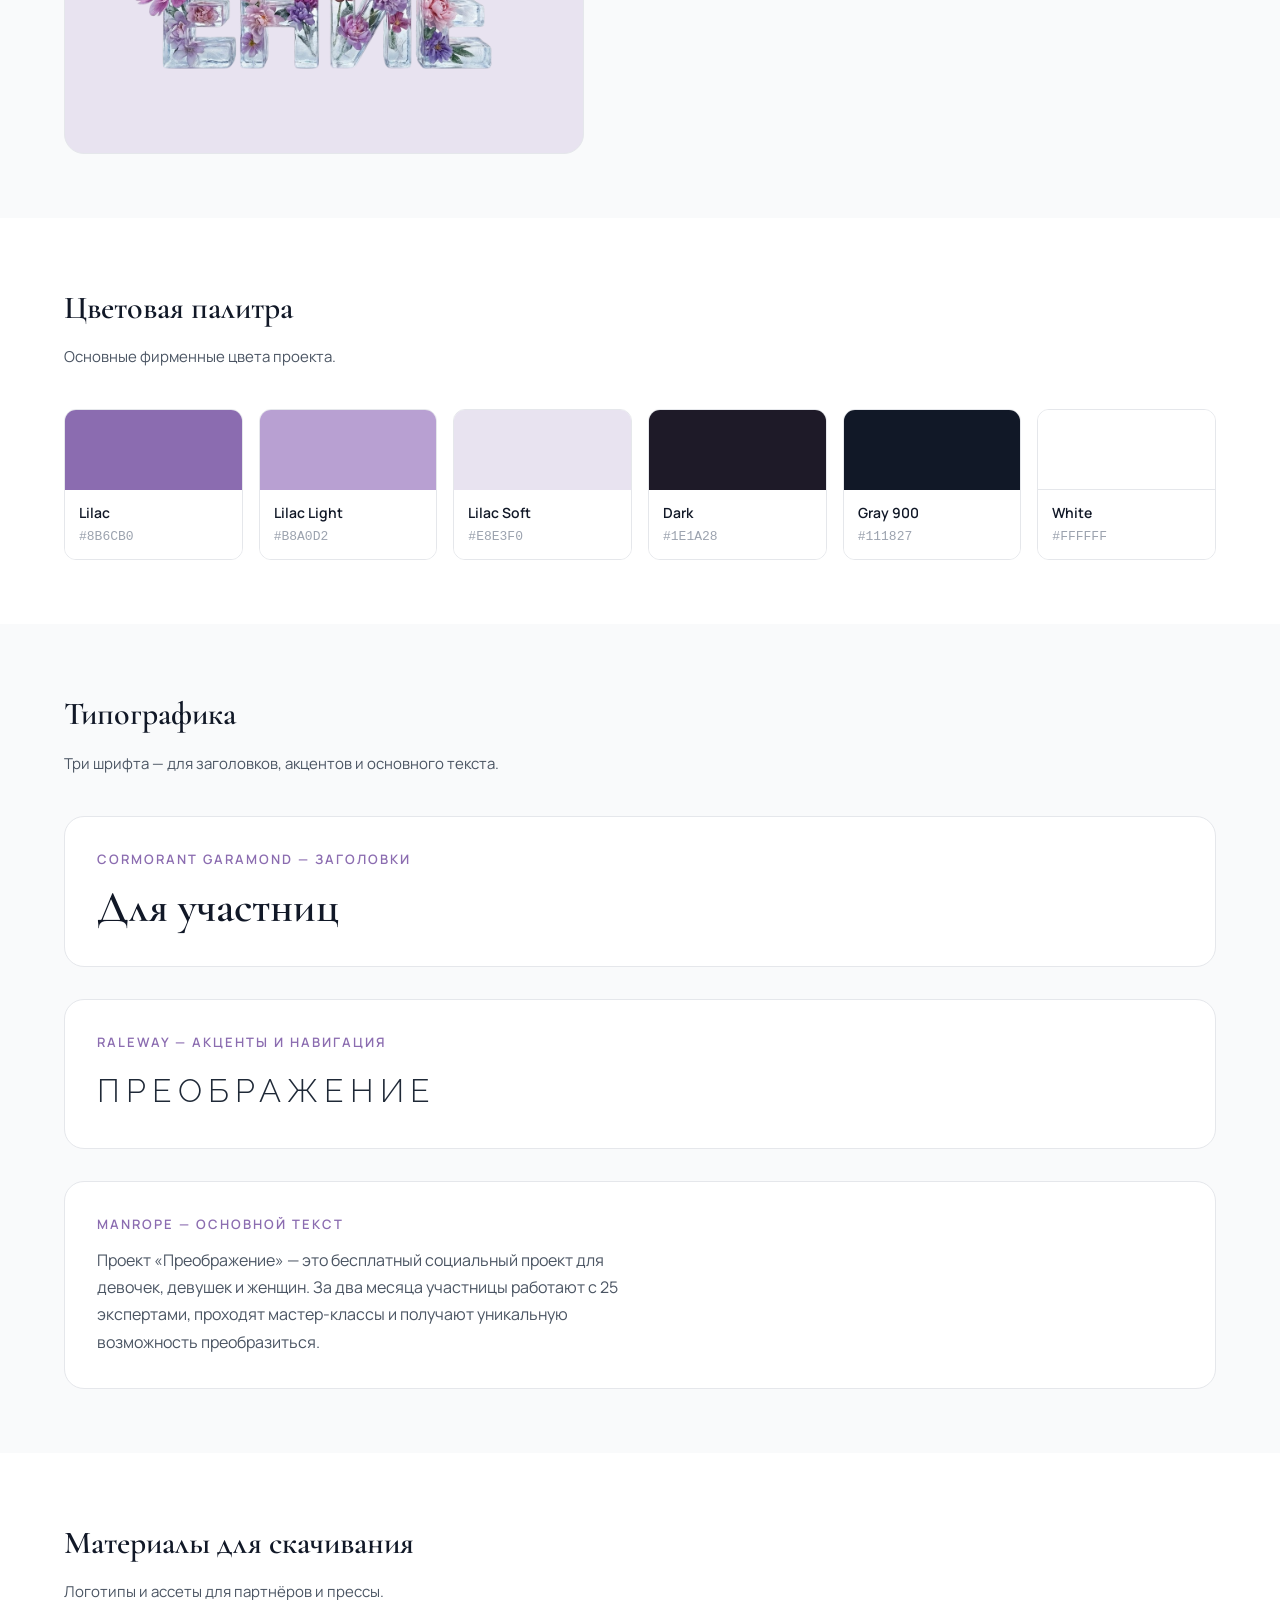
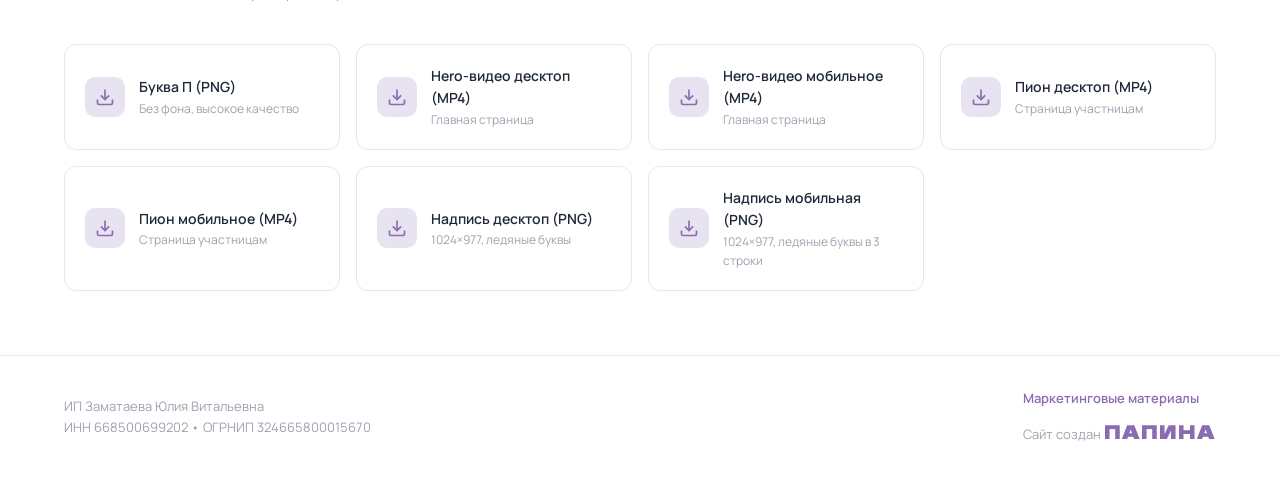
<file: brand.html>
<!DOCTYPE html>
<html lang="ru">
<head>
  <meta charset="UTF-8">
  <meta name="viewport" content="width=device-width, initial-scale=1.0">
  <title>Брендбук — Преображение | Барнаул</title>
  <meta name="description" content="Брендбук проекта Преображение. Логотип, фирменные цвета, шрифты и материалы для партнёров.">
  <link rel="preconnect" href="https://fonts.googleapis.com">
  <link rel="preconnect" href="https://fonts.gstatic.com" crossorigin>
  <link href="https://fonts.googleapis.com/css2?family=Cormorant+Garamond:ital,wght@0,400;0,500;0,600;0,700;1,400&family=Manrope:wght@300;400;500;600;700&family=Raleway:wght@200;300;400;500;600&display=swap" rel="stylesheet">
  <link rel="stylesheet" href="style.css">
  <style>
    .brand-section { padding: 64px 0; }
    .brand-section:nth-child(even) { background: var(--gray-50); }
    .brand-section__title {
      font-family: var(--font-heading);
      font-size: clamp(22px, 3vw, 32px);
      font-weight: 600;
      color: var(--gray-900);
      margin-bottom: 12px;
    }
    .brand-section__desc {
      font-size: 15px;
      color: var(--gray-600);
      margin-bottom: 40px;
      max-width: 560px;
    }

    .brand-logo-row {
      display: flex;
      gap: 40px;
      align-items: center;
      flex-wrap: wrap;
    }
    .brand-logo-card {
      flex: 1;
      min-width: 280px;
      background: var(--white);
      border: 1px solid var(--gray-200);
      border-radius: var(--radius-lg);
      padding: 48px 32px;
      display: flex;
      align-items: center;
      justify-content: center;
    }
    .brand-logo-card--dark {
      background: var(--dark);
      border-color: var(--dark);
    }
    .brand-logo-card img {
      max-width: 100%;
      max-height: none;
      height: auto;
      width: auto;
    }
    .brand-logo-card .logo-combo {
      display: flex;
      align-items: center;
      gap: 14px;
    }
    .brand-logo-card .logo-combo span {
      font-family: var(--font-display);
      font-size: 16px;
      font-weight: 400;
      letter-spacing: 5px;
      text-transform: uppercase;
      color: var(--gray-800);
    }
    .brand-logo-card--dark .logo-combo span { color: var(--white); }

    .brand-anim {
      position: relative;
      border-radius: var(--radius-lg);
      overflow: hidden;
      max-width: 480px;
      background: #f7f4fa;
    }
    .brand-anim video {
      width: 100%;
      display: block;
    }
    .brand-anim__label {
      text-align: center;
      padding: 12px;
      font-size: 13px;
      color: var(--gray-400);
    }

    .brand-colors {
      display: grid;
      grid-template-columns: repeat(auto-fill, minmax(160px, 1fr));
      gap: 16px;
    }
    .brand-color {
      border-radius: var(--radius);
      overflow: hidden;
      border: 1px solid var(--gray-200);
    }
    .brand-color__swatch {
      height: 80px;
    }
    .brand-color__info {
      padding: 12px 14px;
      background: var(--white);
    }
    .brand-color__name {
      font-size: 14px;
      font-weight: 600;
      color: var(--gray-900);
      margin-bottom: 2px;
    }
    .brand-color__hex {
      font-size: 13px;
      color: var(--gray-400);
      font-family: monospace;
    }

    .brand-fonts {
      display: flex;
      flex-direction: column;
      gap: 32px;
    }
    .brand-font-sample {
      padding: 32px;
      background: var(--white);
      border: 1px solid var(--gray-200);
      border-radius: var(--radius-lg);
    }
    .brand-font-sample__name {
      font-size: 13px;
      font-weight: 600;
      color: var(--lilac);
      text-transform: uppercase;
      letter-spacing: 2px;
      margin-bottom: 12px;
    }
    .brand-font-sample--heading .brand-font-sample__text {
      font-family: var(--font-heading);
      font-size: clamp(28px, 4vw, 44px);
      font-weight: 600;
      color: var(--gray-900);
      line-height: 1.2;
    }
    .brand-font-sample--display .brand-font-sample__text {
      font-family: var(--font-display);
      font-size: clamp(20px, 3vw, 32px);
      font-weight: 300;
      color: var(--gray-800);
      letter-spacing: 6px;
      text-transform: uppercase;
    }
    .brand-font-sample--body .brand-font-sample__text {
      font-family: var(--font-body);
      font-size: 16px;
      color: var(--gray-600);
      line-height: 1.7;
      max-width: 560px;
    }

    .brand-downloads {
      display: grid;
      grid-template-columns: repeat(auto-fill, minmax(220px, 1fr));
      gap: 16px;
    }
    .brand-dl {
      display: flex;
      align-items: center;
      gap: 14px;
      padding: 20px;
      background: var(--white);
      border: 1px solid var(--gray-200);
      border-radius: var(--radius);
      transition: var(--transition);
      color: var(--gray-800);
    }
    .brand-dl:hover { border-color: var(--lilac); box-shadow: var(--shadow-md); }
    .brand-dl__icon {
      width: 40px; height: 40px;
      border-radius: 10px;
      background: var(--lilac-soft);
      display: flex;
      align-items: center;
      justify-content: center;
      color: var(--lilac);
      flex-shrink: 0;
    }
    .brand-dl__name { font-size: 14px; font-weight: 600; }
    .brand-dl__meta { font-size: 12px; color: var(--gray-400); }

    @media (max-width: 768px) {
      .brand-logo-row { flex-direction: column; gap: 16px; }
      .brand-logo-card { min-width: 0; width: 100%; }
      .brand-videos-grid { grid-template-columns: 1fr !important; }
      .brand-static-split { grid-template-columns: 1fr !important; }
    }
  </style>
</head>
<body>

  <!-- HEADER -->
  <header class="header header--light" id="top">
    <div class="container header__inner">
      <a href="index.html" class="header__logo">
        <img class="header__logo-icon" src="assets/p-letter-hq.png" alt="П" width="32" height="32">
        <span>Преображение</span>
      </a>
      <nav class="header__nav">
        <a href="index.html#about" class="header__link">О проекте</a>
        <a href="participants.html" class="header__link">Участницам</a>
        <a href="sponsors.html" class="header__link">Спонсорам</a>
        <a href="index.html#partners" class="header__link">Партнёры</a>
      </nav>
      <div class="header__actions">
        <a href="participants.html#form" class="btn btn--outline btn--sm">Подать заявку</a>
        <a href="sponsors.html#packages" class="btn btn--primary btn--sm">Стать спонсором</a>
      </div>
      <button class="header__burger" id="burger" aria-label="Меню">
        <span></span><span></span><span></span>
      </button>
    </div>
  </header>

  <!-- MOBILE MENU -->
  <div class="mobile-menu" id="mobileMenu">
    <nav class="mobile-menu__nav">
      <a href="index.html#about" class="mobile-menu__link">О проекте</a>
      <a href="participants.html" class="mobile-menu__link">Участницам</a>
      <a href="sponsors.html" class="mobile-menu__link">Спонсорам</a>
      <a href="index.html#partners" class="mobile-menu__link">Партнёры</a>
      <a href="participants.html#form" class="btn btn--outline">Подать заявку</a>
      <a href="sponsors.html#packages" class="btn btn--primary">Стать спонсором</a>
    </nav>
  </div>

  <!-- PAGE HERO -->
  <section class="page-hero">
    <h1>Брендбук</h1>
    <p>Фирменный стиль проекта «Преображение». Материалы для партнёров, спонсоров и прессы.</p>
  </section>

  <!-- LOGO -->
  <section class="brand-section">
    <div class="container">
      <h2 class="brand-section__title">Логотип</h2>
      <p class="brand-section__desc">Буква «П» с цветущими цветами + надпись «Преображение». Два варианта — для светлого и тёмного фона. Доступны в PNG, SVG и PDF.</p>
      <div style="display:flex;flex-direction:column;gap:40px;">
        <div>
          <h3 style="font-size:15px;font-weight:600;color:var(--gray-800);margin-bottom:12px;">Светлый фон (тёмный текст)</h3>
          <div class="brand-logo-card" style="padding:48px 40px;">
            <img src="assets/logopreo.png" alt="Логотип — светлый фон" style="max-width:100%;height:auto;display:block;">
          </div>
          <div style="display:flex;gap:12px;flex-wrap:wrap;margin-top:14px;">
            <a href="assets/logopreo.png" download class="btn btn--outline btn--sm">PNG</a>
            <a href="assets/logopreo.svg" download class="btn btn--outline btn--sm">SVG</a>
            <a href="assets/logopreo.pdf" download class="btn btn--outline btn--sm">PDF</a>
          </div>
        </div>
        <div>
          <h3 style="font-size:15px;font-weight:600;color:var(--gray-800);margin-bottom:12px;">Тёмный фон (светлый текст)</h3>
          <div class="brand-logo-card brand-logo-card--dark" style="padding:48px 40px;">
            <img src="assets/logopreodarkbg.png" alt="Логотип — тёмный фон" style="max-width:100%;height:auto;display:block;">
          </div>
          <div style="display:flex;gap:12px;flex-wrap:wrap;margin-top:14px;">
            <a href="assets/logopreodarkbg.png" download class="btn btn--outline btn--sm">PNG</a>
            <a href="assets/logopreodarkbg.svg" download class="btn btn--outline btn--sm">SVG</a>
            <a href="assets/logopreodarkbg.pdf" download class="btn btn--outline btn--sm">PDF</a>
          </div>
        </div>
      </div>
    </div>
  </section>

  <!-- HERO VIDEOS -->
  <section class="brand-section">
    <div class="container">
      <h2 class="brand-section__title">Видео для hero-секций</h2>
      <p class="brand-section__desc">Фоновые видео, используемые на сайте. Именно так они проигрываются в hero-секциях.</p>
      <div class="brand-videos-grid" style="display:grid;grid-template-columns:1fr 1fr;gap:32px;">
        <div>
          <h3 style="font-size:15px;font-weight:600;color:var(--gray-800);margin-bottom:12px;">Главная — десктоп</h3>
          <div class="brand-anim" style="max-width:100%;">
            <video autoplay muted loop playsinline preload="auto">
              <source src="assets/hero-video.mp4" type="video/mp4">
            </video>
          </div>
        </div>
        <div>
          <h3 style="font-size:15px;font-weight:600;color:var(--gray-800);margin-bottom:12px;">Участницам — десктоп (пион)</h3>
          <div class="brand-anim" style="max-width:100%;">
            <video autoplay muted loop playsinline preload="auto">
              <source src="assets/peony2.mp4" type="video/mp4">
            </video>
          </div>
        </div>
        <div>
          <h3 style="font-size:15px;font-weight:600;color:var(--gray-800);margin-bottom:12px;">Главная — мобильная версия</h3>
          <div class="brand-anim" style="max-width:280px;">
            <video autoplay muted loop playsinline preload="auto" style="aspect-ratio:9/16;object-fit:cover;">
              <source src="assets/hero-mobile-final.mp4" type="video/mp4">
            </video>
          </div>
        </div>
        <div>
          <h3 style="font-size:15px;font-weight:600;color:var(--gray-800);margin-bottom:12px;">Участницам — мобильная версия (пион)</h3>
          <div class="brand-anim" style="max-width:280px;">
            <video autoplay muted loop playsinline preload="auto" style="aspect-ratio:9/16;object-fit:cover;">
              <source src="assets/peony3-mobile.mp4" type="video/mp4">
            </video>
          </div>
        </div>
      </div>
    </div>
  </section>

  <!-- STATIC ASSETS -->
  <section class="brand-section">
    <div class="container">
      <h2 class="brand-section__title">Статичные изображения</h2>
      <p class="brand-section__desc">Буква «П» с цветами, а также ледяные буквы «Преображение» для десктопа и мобильных.</p>
      <div style="display:flex;flex-direction:column;gap:40px;">
        <div>
          <h3 style="font-size:15px;font-weight:600;color:var(--gray-800);margin-bottom:12px;">Буква «П» с цветами (без фона)</h3>
          <div class="brand-logo-card" style="padding:40px;max-width:320px;">
            <img src="assets/p-letter-hq.png" alt="Буква П — без фона" style="max-width:100%;height:auto;display:block;">
          </div>
        </div>
        <div>
          <h3 style="font-size:15px;font-weight:600;color:var(--gray-800);margin-bottom:12px;">Надпись — десктоп (горизонтальная)</h3>
          <div class="brand-logo-card" style="padding:40px 32px;background:var(--lilac-soft);">
            <img src="assets/preo-desktop.png" alt="ПРЕОБРАЖЕНИЕ — десктоп" style="max-width:100%;height:auto;display:block;">
          </div>
        </div>
        <div>
          <h3 style="font-size:15px;font-weight:600;color:var(--gray-800);margin-bottom:12px;">Надпись — мобильная (в три строки)</h3>
          <div class="brand-logo-card" style="padding:40px;background:var(--lilac-soft);max-width:520px;">
            <img src="assets/preo-mobile.png" alt="ПРЕОБРАЖЕНИЕ — мобильная" style="max-width:100%;height:auto;display:block;">
          </div>
        </div>
      </div>
    </div>
  </section>

  <!-- COLORS -->
  <section class="brand-section">
    <div class="container">
      <h2 class="brand-section__title">Цветовая палитра</h2>
      <p class="brand-section__desc">Основные фирменные цвета проекта.</p>
      <div class="brand-colors">
        <div class="brand-color">
          <div class="brand-color__swatch" style="background:#8B6CB0"></div>
          <div class="brand-color__info">
            <div class="brand-color__name">Lilac</div>
            <div class="brand-color__hex">#8B6CB0</div>
          </div>
        </div>
        <div class="brand-color">
          <div class="brand-color__swatch" style="background:#B8A0D2"></div>
          <div class="brand-color__info">
            <div class="brand-color__name">Lilac Light</div>
            <div class="brand-color__hex">#B8A0D2</div>
          </div>
        </div>
        <div class="brand-color">
          <div class="brand-color__swatch" style="background:#E8E3F0"></div>
          <div class="brand-color__info">
            <div class="brand-color__name">Lilac Soft</div>
            <div class="brand-color__hex">#E8E3F0</div>
          </div>
        </div>
        <div class="brand-color">
          <div class="brand-color__swatch" style="background:#1e1a28"></div>
          <div class="brand-color__info">
            <div class="brand-color__name">Dark</div>
            <div class="brand-color__hex">#1E1A28</div>
          </div>
        </div>
        <div class="brand-color">
          <div class="brand-color__swatch" style="background:#111827"></div>
          <div class="brand-color__info">
            <div class="brand-color__name">Gray 900</div>
            <div class="brand-color__hex">#111827</div>
          </div>
        </div>
        <div class="brand-color">
          <div class="brand-color__swatch" style="background:#FFFFFF;border-bottom:1px solid #e5e7eb"></div>
          <div class="brand-color__info">
            <div class="brand-color__name">White</div>
            <div class="brand-color__hex">#FFFFFF</div>
          </div>
        </div>
      </div>
    </div>
  </section>

  <!-- TYPOGRAPHY -->
  <section class="brand-section">
    <div class="container">
      <h2 class="brand-section__title">Типографика</h2>
      <p class="brand-section__desc">Три шрифта — для заголовков, акцентов и основного текста.</p>
      <div class="brand-fonts">
        <div class="brand-font-sample brand-font-sample--heading">
          <div class="brand-font-sample__name">Cormorant Garamond — заголовки</div>
          <div class="brand-font-sample__text">Для участниц</div>
        </div>
        <div class="brand-font-sample brand-font-sample--display">
          <div class="brand-font-sample__name">Raleway — акценты и навигация</div>
          <div class="brand-font-sample__text">Преображение</div>
        </div>
        <div class="brand-font-sample brand-font-sample--body">
          <div class="brand-font-sample__name">Manrope — основной текст</div>
          <div class="brand-font-sample__text">Проект «Преображение» — это бесплатный социальный проект для девочек, девушек и женщин. За два месяца участницы работают с 25 экспертами, проходят мастер-классы и получают уникальную возможность преобразиться.</div>
        </div>
      </div>
    </div>
  </section>

  <!-- DOWNLOADS -->
  <section class="brand-section">
    <div class="container">
      <h2 class="brand-section__title">Материалы для скачивания</h2>
      <p class="brand-section__desc">Логотипы и ассеты для партнёров и прессы.</p>
      <div class="brand-downloads">
        <a href="assets/p-letter-hq.png" download class="brand-dl">
          <div class="brand-dl__icon">
            <svg width="20" height="20" viewBox="0 0 24 24" fill="none" stroke="currentColor" stroke-width="2"><path d="M21 15v4a2 2 0 01-2 2H5a2 2 0 01-2-2v-4"/><polyline points="7 10 12 15 17 10"/><line x1="12" y1="15" x2="12" y2="3"/></svg>
          </div>
          <div>
            <div class="brand-dl__name">Буква П (PNG)</div>
            <div class="brand-dl__meta">Без фона, высокое качество</div>
          </div>
        </a>
        <a href="assets/hero-video.mp4" download class="brand-dl">
          <div class="brand-dl__icon">
            <svg width="20" height="20" viewBox="0 0 24 24" fill="none" stroke="currentColor" stroke-width="2"><path d="M21 15v4a2 2 0 01-2 2H5a2 2 0 01-2-2v-4"/><polyline points="7 10 12 15 17 10"/><line x1="12" y1="15" x2="12" y2="3"/></svg>
          </div>
          <div>
            <div class="brand-dl__name">Hero-видео десктоп (MP4)</div>
            <div class="brand-dl__meta">Главная страница</div>
          </div>
        </a>
        <a href="assets/hero-mobile-final.mp4" download class="brand-dl">
          <div class="brand-dl__icon">
            <svg width="20" height="20" viewBox="0 0 24 24" fill="none" stroke="currentColor" stroke-width="2"><path d="M21 15v4a2 2 0 01-2 2H5a2 2 0 01-2-2v-4"/><polyline points="7 10 12 15 17 10"/><line x1="12" y1="15" x2="12" y2="3"/></svg>
          </div>
          <div>
            <div class="brand-dl__name">Hero-видео мобильное (MP4)</div>
            <div class="brand-dl__meta">Главная страница</div>
          </div>
        </a>
        <a href="assets/peony2.mp4" download class="brand-dl">
          <div class="brand-dl__icon">
            <svg width="20" height="20" viewBox="0 0 24 24" fill="none" stroke="currentColor" stroke-width="2"><path d="M21 15v4a2 2 0 01-2 2H5a2 2 0 01-2-2v-4"/><polyline points="7 10 12 15 17 10"/><line x1="12" y1="15" x2="12" y2="3"/></svg>
          </div>
          <div>
            <div class="brand-dl__name">Пион десктоп (MP4)</div>
            <div class="brand-dl__meta">Страница участницам</div>
          </div>
        </a>
        <a href="assets/peony3-mobile.mp4" download class="brand-dl">
          <div class="brand-dl__icon">
            <svg width="20" height="20" viewBox="0 0 24 24" fill="none" stroke="currentColor" stroke-width="2"><path d="M21 15v4a2 2 0 01-2 2H5a2 2 0 01-2-2v-4"/><polyline points="7 10 12 15 17 10"/><line x1="12" y1="15" x2="12" y2="3"/></svg>
          </div>
          <div>
            <div class="brand-dl__name">Пион мобильное (MP4)</div>
            <div class="brand-dl__meta">Страница участницам</div>
          </div>
        </a>
        <a href="assets/preo-desktop.png" download class="brand-dl">
          <div class="brand-dl__icon">
            <svg width="20" height="20" viewBox="0 0 24 24" fill="none" stroke="currentColor" stroke-width="2"><path d="M21 15v4a2 2 0 01-2 2H5a2 2 0 01-2-2v-4"/><polyline points="7 10 12 15 17 10"/><line x1="12" y1="15" x2="12" y2="3"/></svg>
          </div>
          <div>
            <div class="brand-dl__name">Надпись десктоп (PNG)</div>
            <div class="brand-dl__meta">1024×977, ледяные буквы</div>
          </div>
        </a>
        <a href="assets/preo-mobile.png" download class="brand-dl">
          <div class="brand-dl__icon">
            <svg width="20" height="20" viewBox="0 0 24 24" fill="none" stroke="currentColor" stroke-width="2"><path d="M21 15v4a2 2 0 01-2 2H5a2 2 0 01-2-2v-4"/><polyline points="7 10 12 15 17 10"/><line x1="12" y1="15" x2="12" y2="3"/></svg>
          </div>
          <div>
            <div class="brand-dl__name">Надпись мобильная (PNG)</div>
            <div class="brand-dl__meta">1024×977, ледяные буквы в 3 строки</div>
          </div>
        </a>
      </div>
    </div>
  </section>

  <!-- FOOTER -->
  <footer class="footer">
    <div class="container footer__inner">
      <div class="footer__left">
        <p class="footer__legal">ИП Заматаева Юлия Витальевна</p>
        <p class="footer__legal">ИНН 668500699202 &bull; ОГРНИП 324665800015670</p>
      </div>
      <div class="footer__right">
        <a href="brand.html" class="footer__link">Маркетинговые материалы</a>
        <p>Сайт создан <a href="https://papina.team" target="_blank" rel="noopener" class="footer__brand">ПАПИНА</a></p>
      </div>
    </div>
  </footer>

<script>
document.getElementById('burger').addEventListener('click', function() {
  this.classList.toggle('active');
  document.getElementById('mobileMenu').classList.toggle('open');
  document.body.classList.toggle('menu-open');
});
document.querySelectorAll('.mobile-menu__link, .mobile-menu .btn').forEach(function(el) {
  el.addEventListener('click', function() {
    document.getElementById('burger').classList.remove('active');
    document.getElementById('mobileMenu').classList.remove('open');
    document.body.classList.remove('menu-open');
  });
});
window.addEventListener('scroll', function() {
  document.querySelector('.header').classList.toggle('scrolled', window.scrollY > 40);
});


</script>
</body>
</html>
</file>
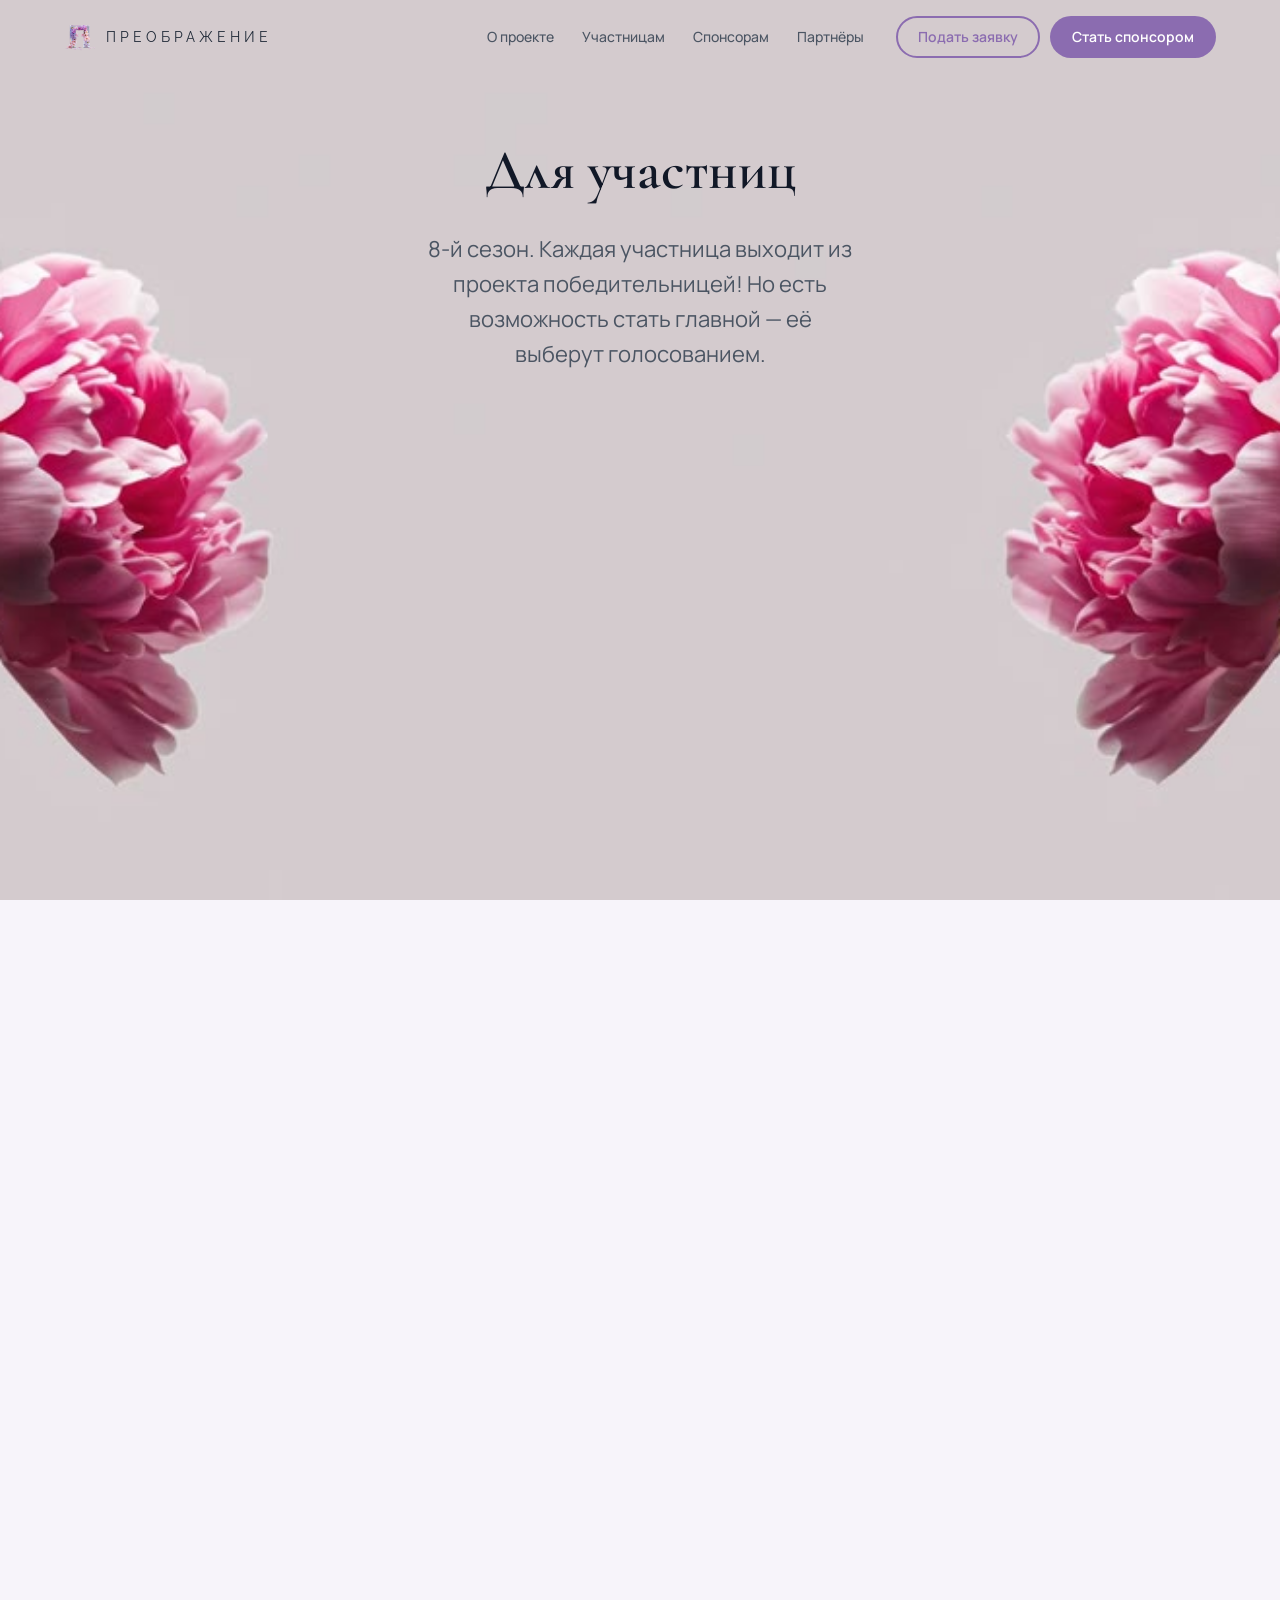
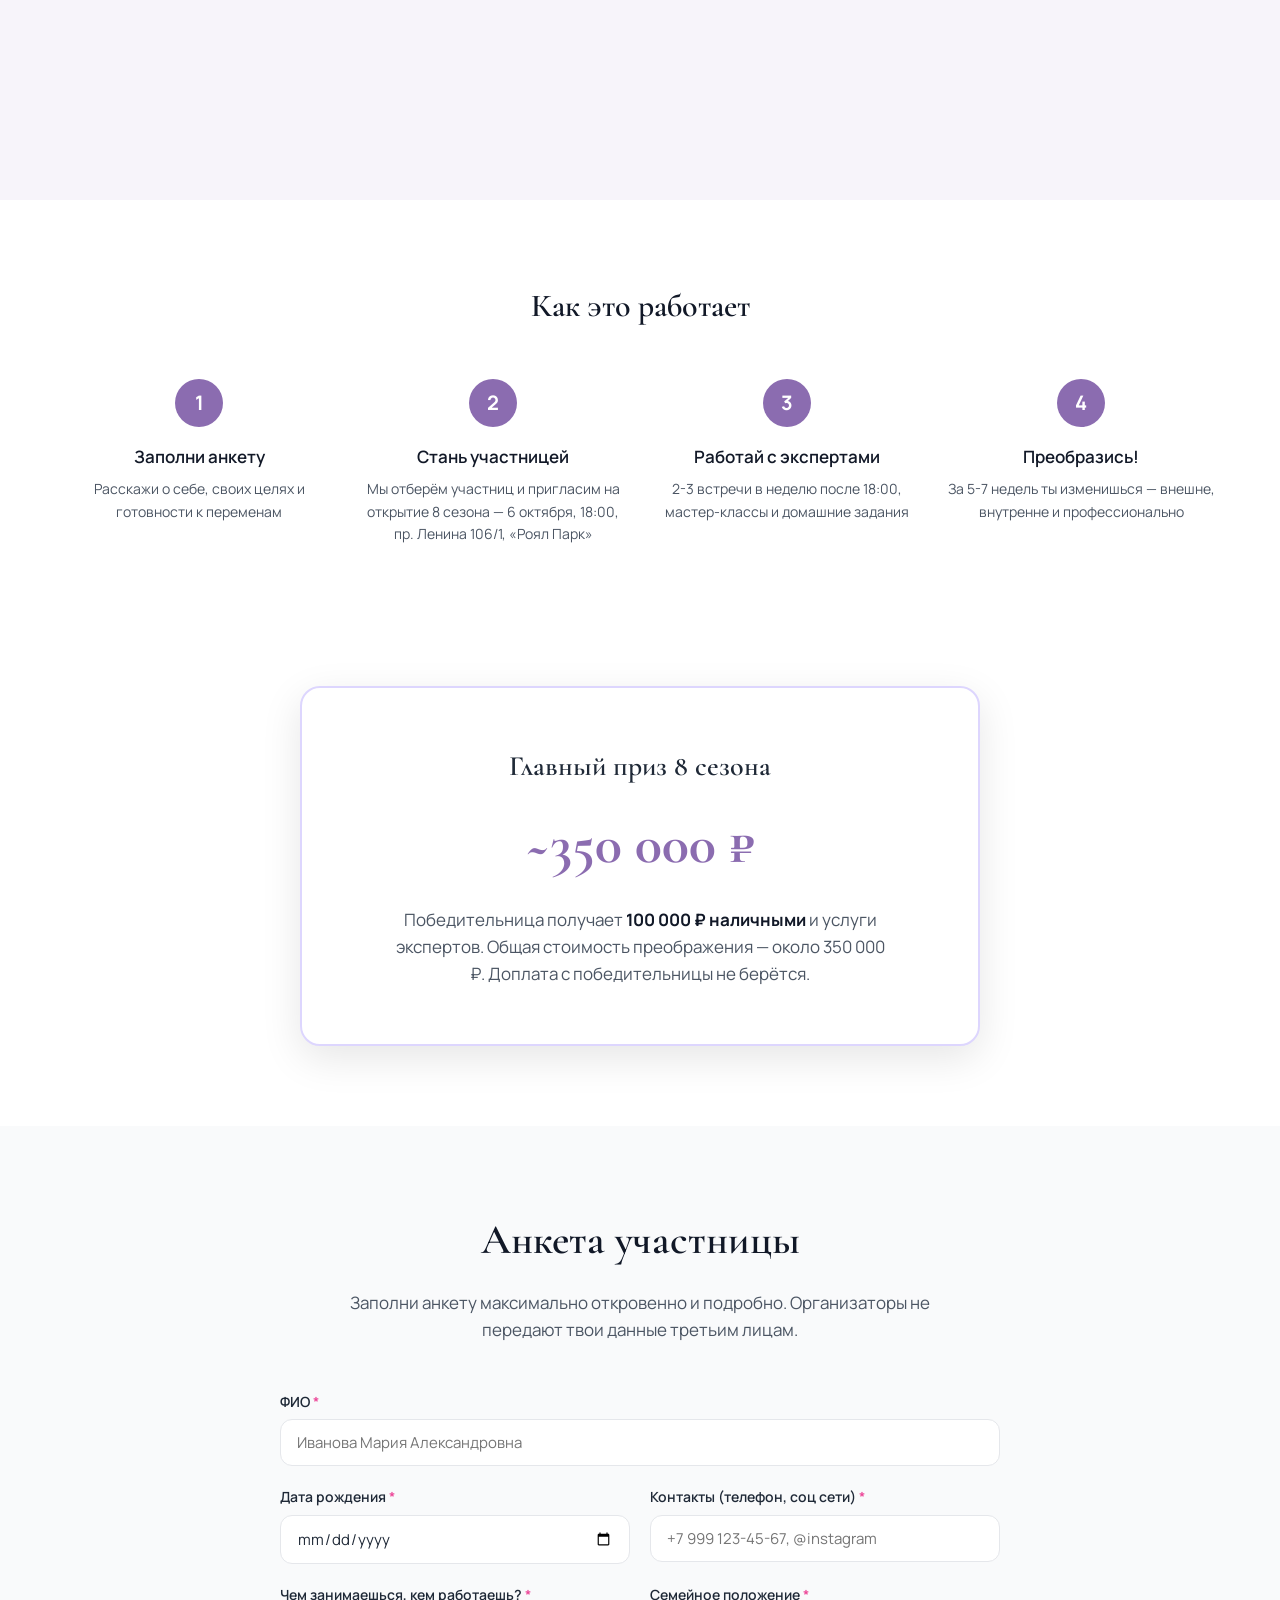
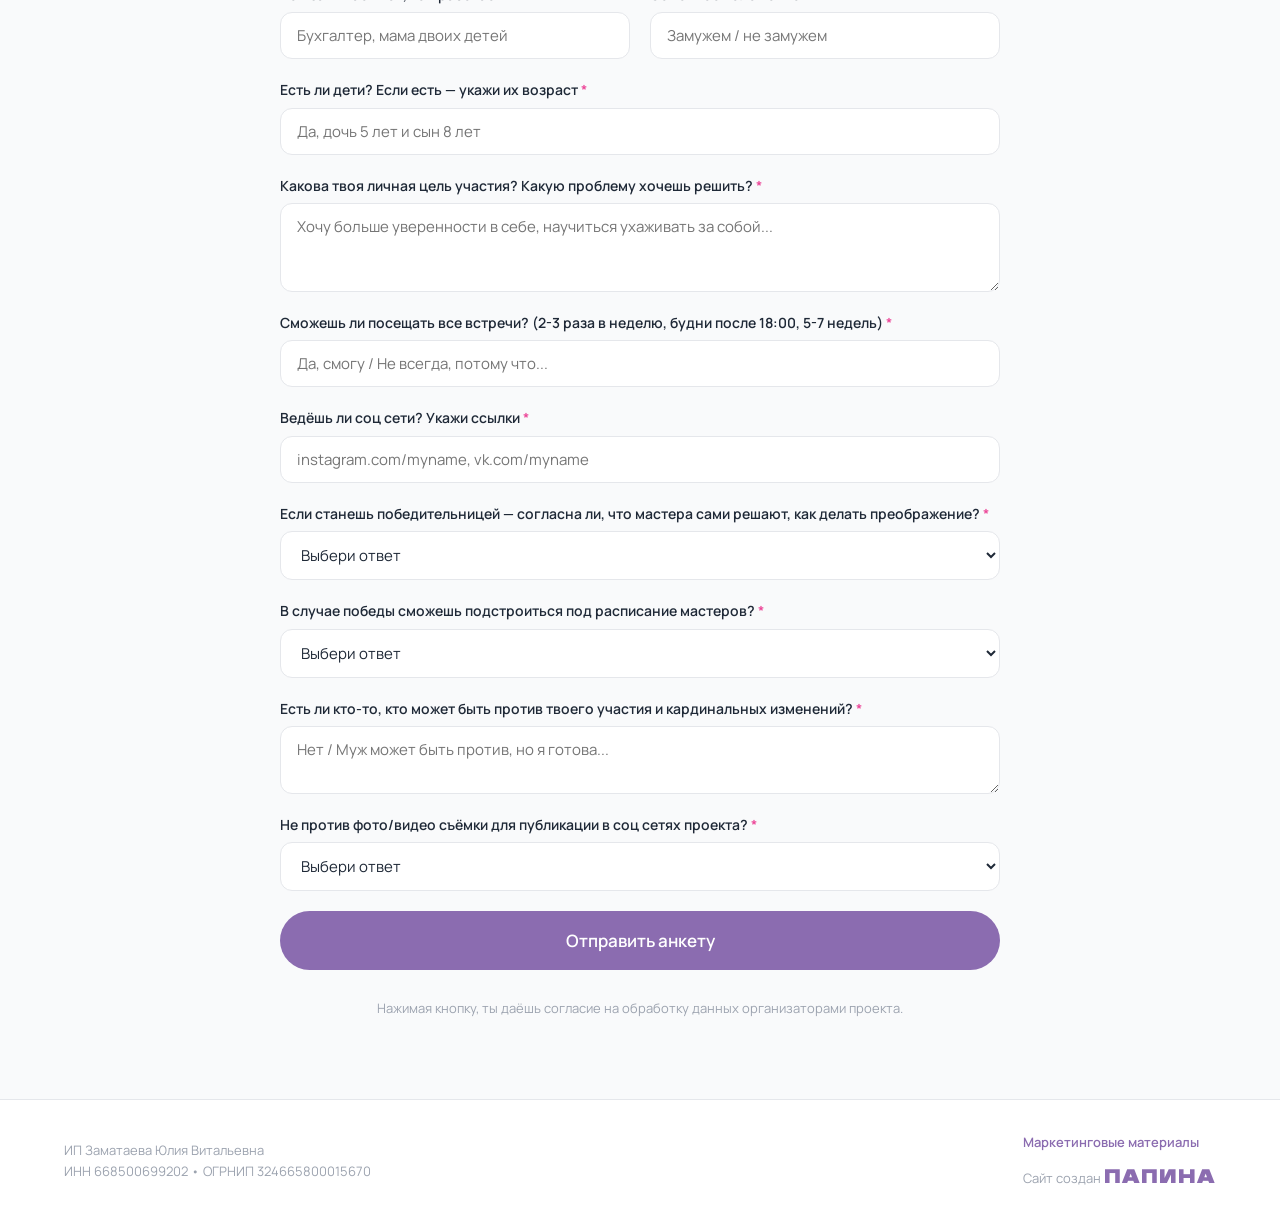
<file: participants.html>
<!DOCTYPE html>
<html lang="ru">
<head>
  <meta charset="UTF-8">
  <meta name="viewport" content="width=device-width, initial-scale=1.0">
  <title>Для участниц — Преображение | Барнаул</title>
  <meta name="description" content="Заполни анкету и стань участницей 8 сезона проекта Преображение. 2 месяца с экспертами. Главный приз — около 350 000₽.">
  <link rel="preconnect" href="https://fonts.googleapis.com">
  <link rel="preconnect" href="https://fonts.gstatic.com" crossorigin>
  <link href="https://fonts.googleapis.com/css2?family=Cormorant+Garamond:ital,wght@0,400;0,500;0,600;0,700;1,400&family=Manrope:wght@300;400;500;600;700&family=Raleway:wght@200;300;400;500;600&display=swap" rel="stylesheet">
  <link rel="stylesheet" href="style.css">
</head>
<body>

  <!-- HEADER -->
  <header class="header header--light" id="top">
    <div class="container header__inner">
      <a href="index.html" class="header__logo">
        <img class="header__logo-icon" src="assets/p-letter-hq.png" alt="П" width="32" height="32">
        <span>Преображение</span>
      </a>
      <nav class="header__nav">
        <a href="index.html#about" class="header__link">О проекте</a>
        <a href="participants.html" class="header__link">Участницам</a>
        <a href="sponsors.html" class="header__link">Спонсорам</a>
        <a href="index.html#partners" class="header__link">Партнёры</a>
      </nav>
      <div class="header__actions">
        <a href="#form" class="btn btn--outline btn--sm">Подать заявку</a>
        <a href="sponsors.html#packages" class="btn btn--primary btn--sm">Стать спонсором</a>
      </div>
      <button class="header__burger" id="burger" aria-label="Меню">
        <span></span><span></span><span></span>
      </button>
    </div>
  </header>

  <!-- MOBILE MENU -->
  <div class="mobile-menu" id="mobileMenu">
    <nav class="mobile-menu__nav">
      <a href="index.html#about" class="mobile-menu__link">О проекте</a>
      <a href="participants.html" class="mobile-menu__link">Участницам</a>
      <a href="sponsors.html" class="mobile-menu__link">Спонсорам</a>
      <a href="index.html#partners" class="mobile-menu__link">Партнёры</a>
      <a href="#form" class="btn btn--outline">Подать заявку</a>
      <a href="sponsors.html#packages" class="btn btn--primary">Стать спонсором</a>
    </nav>
  </div>

  <!-- PAGE HERO -->
  <section class="page-hero page-hero--peony" id="peonySection">
    <div class="page-hero__sticky">
      <video class="page-hero__bg page-hero__bg--desktop" id="peonyBg" muted playsinline preload="auto" poster="assets/peony-poster.jpg">
        <source src="assets/peony2.mp4" type="video/mp4">
      </video>
      <video class="page-hero__bg page-hero__bg--mobile" id="peonyBgMobile" muted playsinline preload="auto" poster="assets/peony-poster-mobile.jpg">
        <source src="assets/peony3-mobile.mp4" type="video/mp4">
      </video>
      <div class="page-hero__text">
        <h1>Для участниц</h1>
        <p>8-й сезон. Каждая участница выходит из проекта победительницей! Но есть возможность стать главной — её выберут голосованием.</p>
      </div>
    </div>
  </section>

  <!-- HOW IT WORKS -->
  <section class="steps-section">
    <div class="container">
      <h2>Как это работает</h2>
      <div class="steps__grid">
        <div class="step">
          <div class="step__num">1</div>
          <h4>Заполни анкету</h4>
          <p>Расскажи о себе, своих целях и готовности к переменам</p>
        </div>
        <div class="step">
          <div class="step__num">2</div>
          <h4>Стань участницей</h4>
          <p>Мы отберём участниц и пригласим на открытие 8 сезона — 6 октября, 18:00, пр. Ленина 106/1, «Роял Парк»</p>
        </div>
        <div class="step">
          <div class="step__num">3</div>
          <h4>Работай с экспертами</h4>
          <p>2-3 встречи в неделю после 18:00, мастер-классы и домашние задания</p>
        </div>
        <div class="step">
          <div class="step__num">4</div>
          <h4>Преобразись!</h4>
          <p>За 5-7 недель ты изменишься — внешне, внутренне и профессионально</p>
        </div>
      </div>
    </div>
  </section>

  <!-- PRIZE -->
  <section class="prize-section">
    <div class="container">
      <div class="prize-card">
        <h3>Главный приз 8 сезона</h3>
        <div class="prize-amount">~350 000 ₽</div>
        <p>Победительница получает <strong>100 000 ₽ наличными</strong> и услуги экспертов. Общая стоимость преображения — около 350 000 ₽. Доплата с победительницы не берётся.</p>
      </div>
    </div>
  </section>

  <!-- FORM -->
  <section class="form-section" id="form">
    <div class="container">
      <h2 class="section-title">Анкета участницы</h2>
      <p class="section-desc">Заполни анкету максимально откровенно и подробно. Организаторы не передают твои данные третьим лицам.</p>
      <form class="form" id="applicationForm" data-sheet-url="https://script.google.com/macros/s/AKfycbyE45_W7PjaXjLIKmNzxwbWihBpiOccxWFBd46St63xo-QnwQaPaziCQoT2om8en2k/exec">
        <div class="form__group">
          <label for="fio">ФИО <span class="req">*</span></label>
          <input type="text" id="fio" name="fio" required placeholder="Иванова Мария Александровна">
        </div>
        <div class="form__row">
          <div class="form__group">
            <label for="birthdate">Дата рождения <span class="req">*</span></label>
            <input type="date" id="birthdate" name="birthdate" required>
          </div>
          <div class="form__group">
            <label for="contacts">Контакты (телефон, соц сети) <span class="req">*</span></label>
            <input type="text" id="contacts" name="contacts" required placeholder="+7 999 123-45-67, @instagram">
          </div>
        </div>
        <div class="form__row">
          <div class="form__group">
            <label for="occupation">Чем занимаешься, кем работаешь? <span class="req">*</span></label>
            <input type="text" id="occupation" name="occupation" required placeholder="Бухгалтер, мама двоих детей">
          </div>
          <div class="form__group">
            <label for="family">Семейное положение <span class="req">*</span></label>
            <input type="text" id="family" name="family" required placeholder="Замужем / не замужем">
          </div>
        </div>
        <div class="form__group">
          <label for="children">Есть ли дети? Если есть — укажи их возраст <span class="req">*</span></label>
          <input type="text" id="children" name="children" required placeholder="Да, дочь 5 лет и сын 8 лет">
        </div>
        <div class="form__group">
          <label for="goal">Какова твоя личная цель участия? Какую проблему хочешь решить? <span class="req">*</span></label>
          <textarea id="goal" name="goal" rows="3" required placeholder="Хочу больше уверенности в себе, научиться ухаживать за собой..."></textarea>
        </div>
        <div class="form__group">
          <label for="schedule">Сможешь ли посещать все встречи? (2-3 раза в неделю, будни после 18:00, 5-7 недель) <span class="req">*</span></label>
          <input type="text" id="schedule" name="schedule" required placeholder="Да, смогу / Не всегда, потому что...">
        </div>
        <div class="form__group">
          <label for="socials">Ведёшь ли соц сети? Укажи ссылки <span class="req">*</span></label>
          <input type="text" id="socials" name="socials" required placeholder="instagram.com/myname, vk.com/myname">
        </div>
        <div class="form__group">
          <label for="consent_masters">Если станешь победительницей — согласна ли, что мастера сами решают, как делать преображение? <span class="req">*</span></label>
          <select id="consent_masters" name="consent_masters" required>
            <option value="" disabled selected>Выбери ответ</option>
            <option value="yes">Да, согласна</option>
            <option value="partial">Частично — хочу обсуждать</option>
            <option value="no">Нет, хочу решать сама</option>
          </select>
        </div>
        <div class="form__group">
          <label for="consent_schedule">В случае победы сможешь подстроиться под расписание мастеров? <span class="req">*</span></label>
          <select id="consent_schedule" name="consent_schedule" required>
            <option value="" disabled selected>Выбери ответ</option>
            <option value="yes">Да</option>
            <option value="partial">Скорее да, но не всегда</option>
            <option value="no">Нет</option>
          </select>
        </div>
        <div class="form__group">
          <label for="opposition">Есть ли кто-то, кто может быть против твоего участия и кардинальных изменений? <span class="req">*</span></label>
          <textarea id="opposition" name="opposition" rows="2" required placeholder="Нет / Муж может быть против, но я готова..."></textarea>
        </div>
        <div class="form__group">
          <label for="photo_consent">Не против фото/видео съёмки для публикации в соц сетях проекта? <span class="req">*</span></label>
          <select id="photo_consent" name="photo_consent" required>
            <option value="" disabled selected>Выбери ответ</option>
            <option value="yes">Да, не против</option>
            <option value="no">Нет, не хочу</option>
          </select>
        </div>
        <button type="submit" class="btn btn--primary btn--lg btn--full">Отправить анкету</button>
        <p class="form__note">Нажимая кнопку, ты даёшь согласие на обработку данных организаторами проекта.</p>
      </form>
      <div class="form__success" id="formSuccess" style="display:none;">
        <div class="form__success-icon">&#10004;</div>
        <h3>Анкета отправлена!</h3>
        <p>Мы свяжемся с тобой в ближайшее время. Следи за обновлениями в наших соц сетях!</p>
      </div>
    </div>
  </section>

  <!-- FOOTER -->
  <footer class="footer">
    <div class="container footer__inner">
      <div class="footer__left">
        <p class="footer__legal">ИП Заматаева Юлия Витальевна</p>
        <p class="footer__legal">ИНН 668500699202 &bull; ОГРНИП 324665800015670</p>
      </div>
      <div class="footer__right">
        <a href="brand.html" class="footer__link">Маркетинговые материалы</a>
        <p>Сайт создан <a href="https://papina.team" target="_blank" rel="noopener" class="footer__brand">ПАПИНА</a></p>
      </div>
    </div>
  </footer>

<script>
document.getElementById('burger').addEventListener('click', function() {
  this.classList.toggle('active');
  document.getElementById('mobileMenu').classList.toggle('open');
  document.body.classList.toggle('menu-open');
});
document.querySelectorAll('.mobile-menu__link, .mobile-menu .btn').forEach(function(el) {
  el.addEventListener('click', function() {
    document.getElementById('burger').classList.remove('active');
    document.getElementById('mobileMenu').classList.remove('open');
    document.body.classList.remove('menu-open');
  });
});
document.querySelectorAll('a[href^="#"]').forEach(function(a) {
  a.addEventListener('click', function(e) {
    var t = document.querySelector(this.getAttribute('href'));
    if (t) { e.preventDefault(); t.scrollIntoView({behavior:'smooth', block:'start'}); }
  });
});
window.addEventListener('scroll', function() {
  document.querySelector('.header').classList.toggle('scrolled', window.scrollY > 40);
});

(function() {
  var sv = window.innerWidth <= 768
    ? document.getElementById('peonyBgMobile')
    : document.getElementById('peonyBg');
  var section = document.getElementById('peonySection');
  if (!sv || !section) return;
  var currentT = 0, targetT = 0, animating = false, scrollMode = false;

  function animate() {
    currentT += (targetT - currentT) * 0.08;
    if (Math.abs(currentT - targetT) < 0.001) currentT = targetT;
    if (sv.duration && isFinite(sv.duration)) sv.currentTime = currentT * sv.duration;
    if (Math.abs(currentT - targetT) > 0.001) requestAnimationFrame(animate);
    else animating = false;
  }
  function onScroll() {
    var rect = section.getBoundingClientRect();
    var travel = section.offsetHeight - window.innerHeight;
    targetT = Math.max(0, Math.min(1, -rect.top / travel));
    if (!animating) { animating = true; requestAnimationFrame(animate); }
  }
  function bindScroll() {
    scrollMode = true;
    sv.pause();
    window.addEventListener('scroll', onScroll, { passive: true });
    onScroll();
  }

  var src = sv.querySelector('source');
  var url = src ? src.getAttribute('src') : sv.src;
  fetch(url).then(function(r) { return r.blob(); }).then(function(blob) {
    sv.src = URL.createObjectURL(blob);
    sv.load();
    sv.addEventListener('loadedmetadata', function onM() {
      sv.removeEventListener('loadedmetadata', onM);
      sv.play().then(function() {
        sv.addEventListener('timeupdate', function onEnd() {
          if (sv.currentTime >= sv.duration * 0.5 || scrollMode) {
            sv.removeEventListener('timeupdate', onEnd);
            if (!scrollMode) bindScroll();
          }
        });
        window.addEventListener('scroll', function once() {
          window.removeEventListener('scroll', once);
          if (!scrollMode) {
            currentT = sv.currentTime / sv.duration;
            bindScroll();
          }
        }, { passive: true });
      }).catch(function() { bindScroll(); });
    });
  }).catch(function() {
    sv.addEventListener('loadedmetadata', function() { bindScroll(); });
    if (sv.readyState >= 1) bindScroll();
  });
})();

document.getElementById('applicationForm').addEventListener('submit', function(e) {
  e.preventDefault();
  var form = this;
  var btn = form.querySelector('button[type="submit"]');
  var origText = btn.textContent;
  btn.disabled = true;
  btn.textContent = 'Отправляем...';

  var data = {};
  new FormData(form).forEach(function(v, k) { data[k] = v; });
  data.timestamp = new Date().toLocaleString('ru-RU');

  var SHEET_URL = form.dataset.sheetUrl;
  if (!SHEET_URL) {
    form.style.display = 'none';
    document.getElementById('formSuccess').style.display = 'block';
    return;
  }
  fetch(SHEET_URL, {
    method: 'POST',
    mode: 'no-cors',
    headers: { 'Content-Type': 'application/json' },
    body: JSON.stringify(data)
  }).then(function() {
    form.style.display = 'none';
    document.getElementById('formSuccess').style.display = 'block';
  }).catch(function() {
    alert('Ошибка отправки. Попробуйте ещё раз.');
    btn.disabled = false;
    btn.textContent = origText;
  });
});
</script>
</body>
</html>
</file>
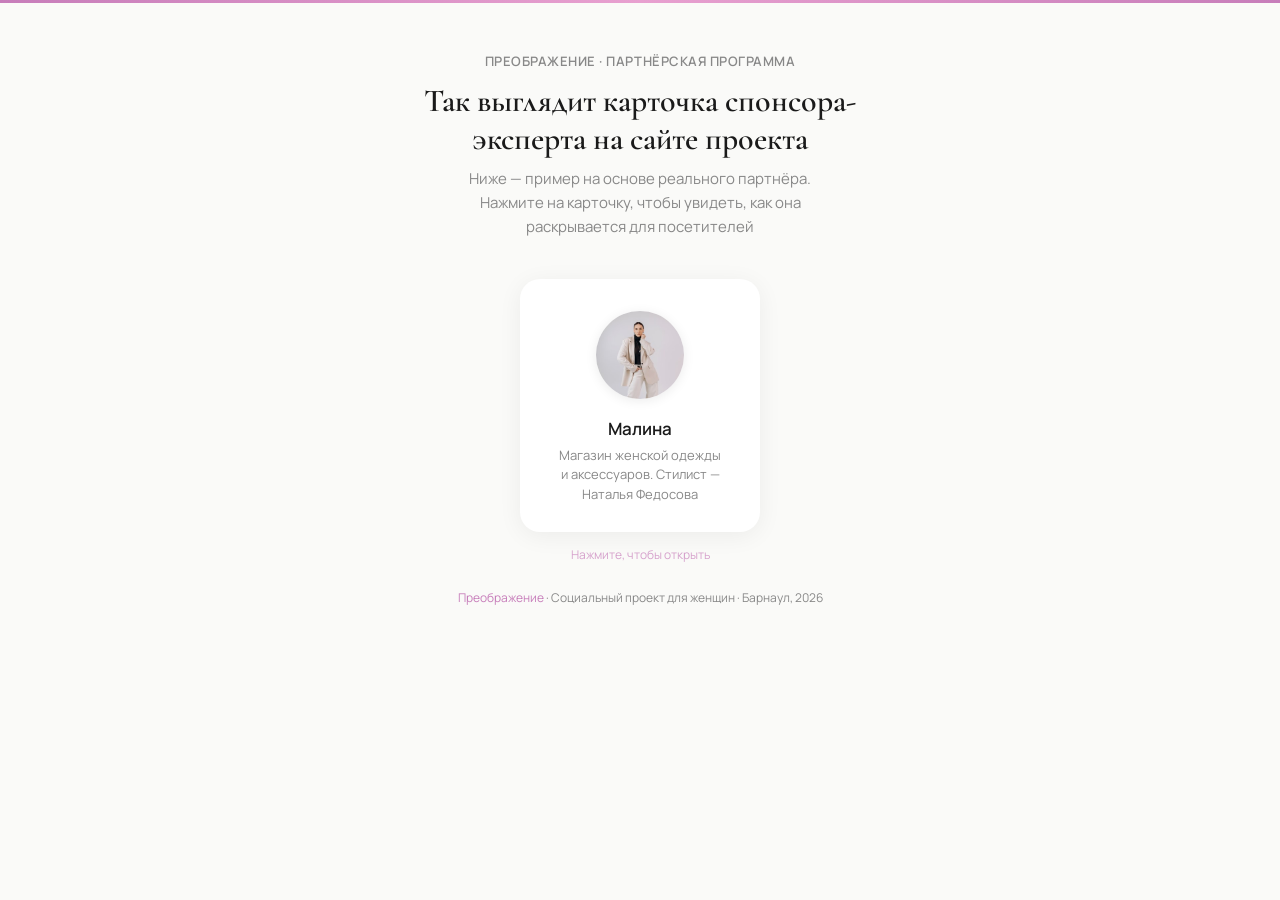
<file: partner-malina.html>
<!DOCTYPE html>
<html lang="ru">
<head>
  <meta charset="UTF-8">
  <meta name="viewport" content="width=device-width, initial-scale=1.0">
  <title>Демо карточки партнёра — Преображение</title>
  <meta name="robots" content="noindex, nofollow">
  <link rel="preconnect" href="https://fonts.googleapis.com">
  <link rel="preconnect" href="https://fonts.gstatic.com" crossorigin>
  <link href="https://fonts.googleapis.com/css2?family=Cormorant+Garamond:ital,wght@0,400;0,500;0,600;0,700;1,400&family=Manrope:wght@300;400;500;600;700&family=Raleway:wght@200;300;400;500;600&display=swap" rel="stylesheet">
<style>
:root {
  --peony: #c77dba;
  --peony-light: #f3e5f5;
  --peony-dark: #a85d9a;
  --gray-900: #1a1a1a;
  --gray-700: #444;
  --gray-500: #888;
  --gray-300: #ccc;
  --gray-200: #e5e5e5;
  --gray-100: #f2f2f0;
  --gray-50: #fafaf8;
  --white: #fff;
  --r: 16px;
}
*, *::before, *::after { box-sizing: border-box; margin: 0; padding: 0; }
body {
  font-family: 'Manrope', sans-serif;
  background: var(--gray-50);
  color: var(--gray-700);
  line-height: 1.6;
  min-height: 100vh;
  overflow-x: hidden;
}

/* ═══ TOP ACCENT ═══ */
body::before {
  content: '';
  display: block; height: 3px;
  background: linear-gradient(90deg, var(--peony), #e8a0d0, var(--peony));
}

/* ═══ DEMO WRAPPER ═══ */
.demo {
  max-width: 560px;
  margin: 0 auto;
  padding: 48px 24px 60px;
  text-align: center;
}
.demo__hint {
  font-size: 13px; color: var(--gray-500);
  letter-spacing: .04em; text-transform: uppercase;
  font-weight: 600; margin-bottom: 10px;
}
.demo__title {
  font-family: 'Cormorant Garamond', serif;
  font-size: 32px; font-weight: 600;
  color: var(--gray-900); margin-bottom: 8px;
  line-height: 1.2;
}
.demo__sub {
  font-size: 15px; color: var(--gray-500);
  margin-bottom: 40px; max-width: 400px;
  margin-left: auto; margin-right: auto;
  line-height: 1.6;
}

/* ═══ PARTNER CARD (as on main site) ═══ */
.card-preview {
  display: inline-flex; flex-direction: column;
  align-items: center; text-align: center;
  background: var(--white);
  border-radius: 20px;
  padding: 32px 28px 28px;
  box-shadow: 0 4px 24px rgba(0,0,0,.06);
  cursor: pointer;
  transition: transform .3s, box-shadow .3s;
  position: relative;
  max-width: 240px;
}
.card-preview:hover {
  transform: translateY(-6px);
  box-shadow: 0 12px 40px rgba(199,125,186,.2);
}
.card-preview::after {
  content: 'Нажмите, чтобы открыть';
  position: absolute; bottom: -32px; left: 50%;
  transform: translateX(-50%);
  font-size: 12px; color: var(--peony);
  white-space: nowrap; opacity: .7;
  animation: pulse-hint 2s infinite;
}
@keyframes pulse-hint {
  0%, 100% { opacity: .5; }
  50% { opacity: 1; }
}
.card-preview__avatar {
  width: 88px; height: 88px;
  border-radius: 50%; overflow: hidden;
  margin-bottom: 16px;
  box-shadow: 0 2px 12px rgba(0,0,0,.08);
}
.card-preview__avatar img {
  width: 100%; height: 100%;
  object-fit: cover; object-position: center 15%;
}
.card-preview__name {
  font-size: 17px; font-weight: 600;
  color: var(--gray-900); margin-bottom: 4px;
}
.card-preview__desc {
  font-size: 13px; color: var(--gray-500);
  line-height: 1.5;
}

/* ═══ MODAL OVERLAY ═══ */
.modal-overlay {
  position: fixed; inset: 0; z-index: 1000;
  background: rgba(0,0,0,.5);
  backdrop-filter: blur(8px);
  -webkit-backdrop-filter: blur(8px);
  display: flex; align-items: center; justify-content: center;
  padding: 16px;
  opacity: 0; pointer-events: none;
  transition: opacity .3s;
}
.modal-overlay.open { opacity: 1; pointer-events: auto; }

/* ═══ MODAL ═══ */
.modal {
  background: var(--white);
  border-radius: 24px;
  max-width: 580px; width: 100%;
  max-height: 90vh; overflow-y: auto;
  transform: translateY(30px) scale(.96);
  transition: transform .4s cubic-bezier(.22,1,.36,1);
  box-shadow: 0 32px 80px rgba(0,0,0,.2);
  overscroll-behavior: contain;
  position: relative;
}
.modal-overlay.open .modal {
  transform: translateY(0) scale(1);
}

/* close */
.modal__close {
  position: absolute; top: 12px; right: 12px; z-index: 5;
  width: 36px; height: 36px;
  border: none; border-radius: 50%;
  background: rgba(255,255,255,.85);
  backdrop-filter: blur(4px);
  font-size: 20px; color: #555;
  cursor: pointer;
  display: flex; align-items: center; justify-content: center;
  transition: background .2s;
  line-height: 1;
}
.modal__close:hover { background: var(--white); }

/* gallery */
.modal__gallery {
  display: grid;
  grid-template-columns: repeat(3, 1fr);
  gap: 3px;
  border-radius: 24px 24px 0 0;
  overflow: hidden;
}
.modal__gallery img {
  width: 100%; aspect-ratio: 1;
  object-fit: cover;
  display: block;
  transition: filter .3s;
}
.modal__gallery img:hover { filter: brightness(1.05); }

/* body */
.modal__body { padding: 28px 32px 36px; }

.modal__name {
  font-family: 'Cormorant Garamond', serif;
  font-size: 32px; font-weight: 600;
  color: var(--gray-900); line-height: 1.2;
  margin-bottom: 4px;
}
.modal__role {
  font-size: 14px; color: var(--peony);
  font-weight: 500; letter-spacing: .02em;
  margin-bottom: 20px;
}

.modal__text {
  font-size: 15px; line-height: 1.75;
  color: var(--gray-700); margin-bottom: 24px;
}
.modal__text p { margin-bottom: 10px; }

/* help block */
.modal__help {
  background: var(--gray-50);
  border-radius: 14px;
  padding: 22px 24px;
  margin-bottom: 24px;
  border-left: 3px solid var(--peony);
}
.modal__help-title {
  display: flex; align-items: center; gap: 8px;
  font-size: 14px; font-weight: 600;
  color: var(--gray-900); margin-bottom: 8px;
}
.modal__help-title svg { width: 18px; height: 18px; color: var(--peony); flex-shrink: 0; }
.modal__help-text { font-size: 14px; line-height: 1.7; color: var(--gray-700); }

/* info */
.modal__info {
  display: flex; flex-wrap: wrap; gap: 8px 20px;
  font-size: 13px; color: var(--gray-500);
  margin-bottom: 24px;
}
.modal__info-item { display: flex; align-items: center; gap: 6px; }
.modal__info-item svg { width: 15px; height: 15px; opacity: .45; flex-shrink: 0; }

/* divider */
.modal__divider {
  height: 1px; background: var(--gray-200);
  margin-bottom: 20px;
}

/* links */
.modal__links { display: flex; flex-wrap: wrap; gap: 8px; }
.modal__link {
  display: inline-flex; align-items: center; gap: 7px;
  padding: 10px 20px; border-radius: 100px;
  font-size: 13px; font-weight: 500;
  text-decoration: none; transition: all .2s;
  border: 1.5px solid var(--gray-200); color: var(--gray-700);
}
.modal__link:hover { border-color: var(--peony); color: var(--peony); }
.modal__link svg { width: 16px; height: 16px; }
.modal__link--primary {
  background: var(--peony); color: var(--white); border-color: var(--peony);
}
.modal__link--primary:hover {
  background: var(--peony-dark); border-color: var(--peony-dark); color: var(--white);
}

/* badge */
.modal__badge {
  text-align: center; margin-top: 24px;
}
.modal__badge span {
  display: inline-flex; align-items: center; gap: 8px;
  padding: 10px 18px; border-radius: 12px;
  background: var(--peony-light);
  font-size: 12px; color: var(--peony-dark);
  font-weight: 500; letter-spacing: .01em;
}
.modal__badge svg { width: 15px; height: 15px; }

/* ═══ BOTTOM NOTE ═══ */
.demo__footer {
  margin-top: 56px; text-align: center;
  font-size: 12px; color: var(--gray-500);
}
.demo__footer a { color: var(--peony); text-decoration: none; }

/* ═══ RESPONSIVE ═══ */
@media (max-width: 600px) {
  .demo { padding: 32px 16px 40px; }
  .demo__title { font-size: 26px; }
  .demo__sub { font-size: 14px; }
  .modal { border-radius: 20px; max-height: 92vh; }
  .modal__gallery { gap: 2px; border-radius: 20px 20px 0 0; }
  .modal__body { padding: 20px 20px 28px; }
  .modal__name { font-size: 26px; }
  .modal__links { flex-direction: column; }
  .modal__link { justify-content: center; }
  .modal__help { padding: 18px 20px; }
}
</style>
</head>
<body>

<!-- ═══ DEMO SCENE ═══ -->
<div class="demo">
  <p class="demo__hint">Преображение · Партнёрская программа</p>
  <h1 class="demo__title">Так выглядит карточка спонсора-эксперта на сайте проекта</h1>
  <p class="demo__sub">Ниже — пример на основе реального партнёра. Нажмите на карточку, чтобы увидеть, как она раскрывается для посетителей</p>

  <!-- CARD (as on main page) -->
  <div class="card-preview" id="cardPreview" onclick="openModal()">
    <div class="card-preview__avatar">
      <img src="assets/partner-fedosova.jpg" alt="Наталья Федосова">
    </div>
    <div class="card-preview__name">Малина</div>
    <div class="card-preview__desc">Магазин женской одежды и&nbsp;аксессуаров. Стилист&nbsp;— Наталья Федосова</div>
  </div>

  <div class="demo__footer">
    <a href="index.html">Преображение</a> · Социальный проект для женщин · Барнаул, 2026
  </div>
</div>

<!-- ═══ MODAL ═══ -->
<div class="modal-overlay" id="modalOverlay" onclick="if(event.target===this)closeModal()">
  <div class="modal">
    <button class="modal__close" onclick="closeModal()" aria-label="Закрыть">&times;</button>

    <div class="modal__gallery">
      <img src="assets/malina-2.jpg" alt="Наталья Федосова — стилист">
      <img src="assets/malina-1.jpg" alt="Наталья Федосова">
      <img src="assets/malina-3.jpg" alt="Наталья Федосова — Малина">
    </div>

    <div class="modal__body">
      <h2 class="modal__name">Наталья Федосова</h2>
      <p class="modal__role">Стилист · Магазин «Малина»</p>

      <div class="modal__text">
        <p>16 лет в сфере стиля и моды. 7 лет собственный магазин женской одежды <strong>«Малина»</strong> в Рубцовске. Подбирает образы на мероприятия, фотосессии, повседневную жизнь — подчёркивает достоинства и учитывает особенности фигуры каждой клиентки.</p>
        <p>В магазине — одежда и аксессуары по актуальным трендам: от верхней одежды до белья, от офиса до праздника. Доставка по всей России.</p>
      </div>

      <div class="modal__help">
        <div class="modal__help-title">
          <svg viewBox="0 0 24 24" fill="none" stroke="currentColor" stroke-width="2" stroke-linecap="round" stroke-linejoin="round"><path d="M20.84 4.61a5.5 5.5 0 00-7.78 0L12 5.67l-1.06-1.06a5.5 5.5 0 00-7.78 7.78l1.06 1.06L12 21.23l7.78-7.78 1.06-1.06a5.5 5.5 0 000-7.78z"/></svg>
          Чем поможет участницам
        </div>
        <p class="modal__help-text">Мастер-класс по стилю: как определить свой типаж, собрать гардероб из базовых вещей и выглядеть дорого без лишних трат. Индивидуальные рекомендации для каждой участницы.</p>
      </div>

      <div class="modal__info">
        <div class="modal__info-item">
          <svg viewBox="0 0 24 24" fill="none" stroke="currentColor" stroke-width="2"><path d="M21 10c0 7-9 13-9 13s-9-6-9-13a9 9 0 0118 0z"/><circle cx="12" cy="10" r="3"/></svg>
          г. Рубцовск, Комсомольская, 127
        </div>
        <div class="modal__info-item">
          <svg viewBox="0 0 24 24" fill="none" stroke="currentColor" stroke-width="2"><circle cx="12" cy="12" r="10"/><polyline points="12 6 12 12 16 14"/></svg>
          Ежедневно 10:00–19:00
        </div>
        <div class="modal__info-item">
          <svg viewBox="0 0 24 24" fill="none" stroke="currentColor" stroke-width="2"><path d="M22 16.92v3a2 2 0 01-2.18 2 19.79 19.79 0 01-8.63-3.07 19.5 19.5 0 01-6-6 19.79 19.79 0 01-3.07-8.67A2 2 0 014.11 2h3a2 2 0 012 1.72c.12.8.3 1.6.57 2.36a2 2 0 01-.45 2.11L8.09 9.91a16 16 0 006 6l1.27-1.27a2 2 0 012.11-.45c.76.27 1.55.45 2.36.57A2 2 0 0122 16.92z"/></svg>
          +7 (961) 233-08-51
        </div>
      </div>

      <div class="modal__divider"></div>

      <div class="modal__links">
        <a href="https://t.me/malinarbk" target="_blank" rel="noopener" class="modal__link modal__link--primary">
          <svg viewBox="0 0 24 24" fill="currentColor"><path d="M12 0C5.373 0 0 5.373 0 12s5.373 12 12 12 12-5.373 12-12S18.627 0 12 0zm5.562 8.161l-1.97 9.289c-.146.658-.537.818-1.084.508l-3-2.21-1.447 1.394c-.16.16-.295.295-.605.295l.213-3.053 5.56-5.023c.242-.213-.054-.333-.373-.12l-6.871 4.326-2.962-.924c-.643-.204-.657-.643.136-.953l11.57-4.461c.537-.194 1.006.13.833.932z"/></svg>
          Telegram
        </a>
        <a href="https://vk.com/malinarbk" target="_blank" rel="noopener" class="modal__link">
          <svg viewBox="0 0 24 24" fill="currentColor"><path d="M13.162 18.994c.5 0 .5-.25.5-.5v-.5c-.25-.5 0-1.25.75-1.25s1.25.75 1.75 1.25c.5.5 1 1 1 1h2s1.5 0 .75-1.25c-.25-.5-.5-.75-1-1.25-.5-.5-.75-.75-1-1-.25-.25-.25-.5 0-1s1.25-2 1.5-2.75c.25-.75-.25-.75-.25-.75h-2.25s-.25 0-.5.25-.5.75-.75 1c-.75.75-1.25 1-1.5.75s-.25-.75-.25-1v-1.75c0-.75-.25-1-1-1h-3.25s-.5 0-.75.25c-.25.25 0 .5 0 .5s.75 1 .5 1.5c-.25.5-.75 1.25-.75 1.25s-.25.5-.75.25-1-.75-1.5-1.25c-.25-.5-.5-.75-.75-1s-.25-.5-.5-.5H3.5S3 9.994 3 10.244c0 .25.75 1.75 1.5 2.75s2 2.25 3.75 3.25c1.75 1 2.75.75 2.75.75h1.25c.75 0 .75.5.5 1s-.25.75-.25 1c0 .25.162.494.662.494z"/></svg>
          ВКонтакте
        </a>
        <a href="https://wa.me/79619760973" target="_blank" rel="noopener" class="modal__link">
          <svg viewBox="0 0 24 24" fill="currentColor"><path d="M17.472 14.382c-.297-.149-1.758-.867-2.03-.967-.273-.099-.471-.148-.67.15-.197.297-.767.966-.94 1.164-.173.199-.347.223-.644.075-.297-.15-1.255-.463-2.39-1.475-.883-.788-1.48-1.761-1.653-2.059-.173-.297-.018-.458.13-.606.134-.133.298-.347.446-.52.149-.174.198-.298.298-.497.099-.198.05-.371-.025-.52-.075-.149-.669-1.612-.916-2.207-.242-.579-.487-.5-.669-.51l-.57-.01c-.198 0-.52.074-.792.372-.272.297-1.04 1.016-1.04 2.479 0 1.462 1.065 2.875 1.213 3.074.149.198 2.096 3.2 5.077 4.487.709.306 1.262.489 1.694.625.712.227 1.36.195 1.871.118.571-.085 1.758-.719 2.006-1.413.248-.694.248-1.289.173-1.413-.074-.124-.272-.198-.57-.347m-5.421 7.403h-.004a9.87 9.87 0 01-5.031-1.378l-.361-.214-3.741.982.998-3.648-.235-.374a9.86 9.86 0 01-1.51-5.26c.001-5.45 4.436-9.884 9.888-9.884 2.64 0 5.122 1.03 6.988 2.898a9.825 9.825 0 012.893 6.994c-.003 5.45-4.437 9.884-9.885 9.884m8.413-18.297A11.815 11.815 0 0012.05 0C5.495 0 .16 5.335.157 11.892c0 2.096.547 4.142 1.588 5.945L.057 24l6.305-1.654a11.882 11.882 0 005.683 1.448h.005c6.554 0 11.89-5.335 11.893-11.893a11.821 11.821 0 00-3.48-8.413z"/></svg>
          WhatsApp
        </a>
        <a href="https://t.me/fnataliamalina" target="_blank" rel="noopener" class="modal__link">
          <svg viewBox="0 0 24 24" fill="none" stroke="currentColor" stroke-width="2"><path d="M20 21v-2a4 4 0 00-4-4H8a4 4 0 00-4 4v2"/><circle cx="12" cy="7" r="4"/></svg>
          Наталья
        </a>
        <a href="tel:+79612330851" class="modal__link">
          <svg viewBox="0 0 24 24" fill="none" stroke="currentColor" stroke-width="2"><path d="M22 16.92v3a2 2 0 01-2.18 2 19.79 19.79 0 01-8.63-3.07 19.5 19.5 0 01-6-6 19.79 19.79 0 01-3.07-8.67A2 2 0 014.11 2h3a2 2 0 012 1.72c.12.8.3 1.6.57 2.36a2 2 0 01-.45 2.11L8.09 9.91a16 16 0 006 6l1.27-1.27a2 2 0 012.11-.45c.76.27 1.55.45 2.36.57A2 2 0 0122 16.92z"/></svg>
          Позвонить
        </a>
      </div>

      <div class="modal__badge">
        <span>
          <svg viewBox="0 0 24 24" fill="none" stroke="currentColor" stroke-width="2"><circle cx="12" cy="8" r="6"/><path d="M15.477 12.89L17 22l-5-3-5 3 1.523-9.11"/></svg>
          Партнёр «Преображения» · 8-й сезон
        </span>
      </div>
    </div>
  </div>
</div>

<script>
function openModal() {
  document.getElementById('modalOverlay').classList.add('open');
  document.body.style.overflow = 'hidden';
}
function closeModal() {
  document.getElementById('modalOverlay').classList.remove('open');
  document.body.style.overflow = '';
}
document.addEventListener('keydown', function(e) {
  if (e.key === 'Escape') closeModal();
});
</script>
</body>
</html>
</file>
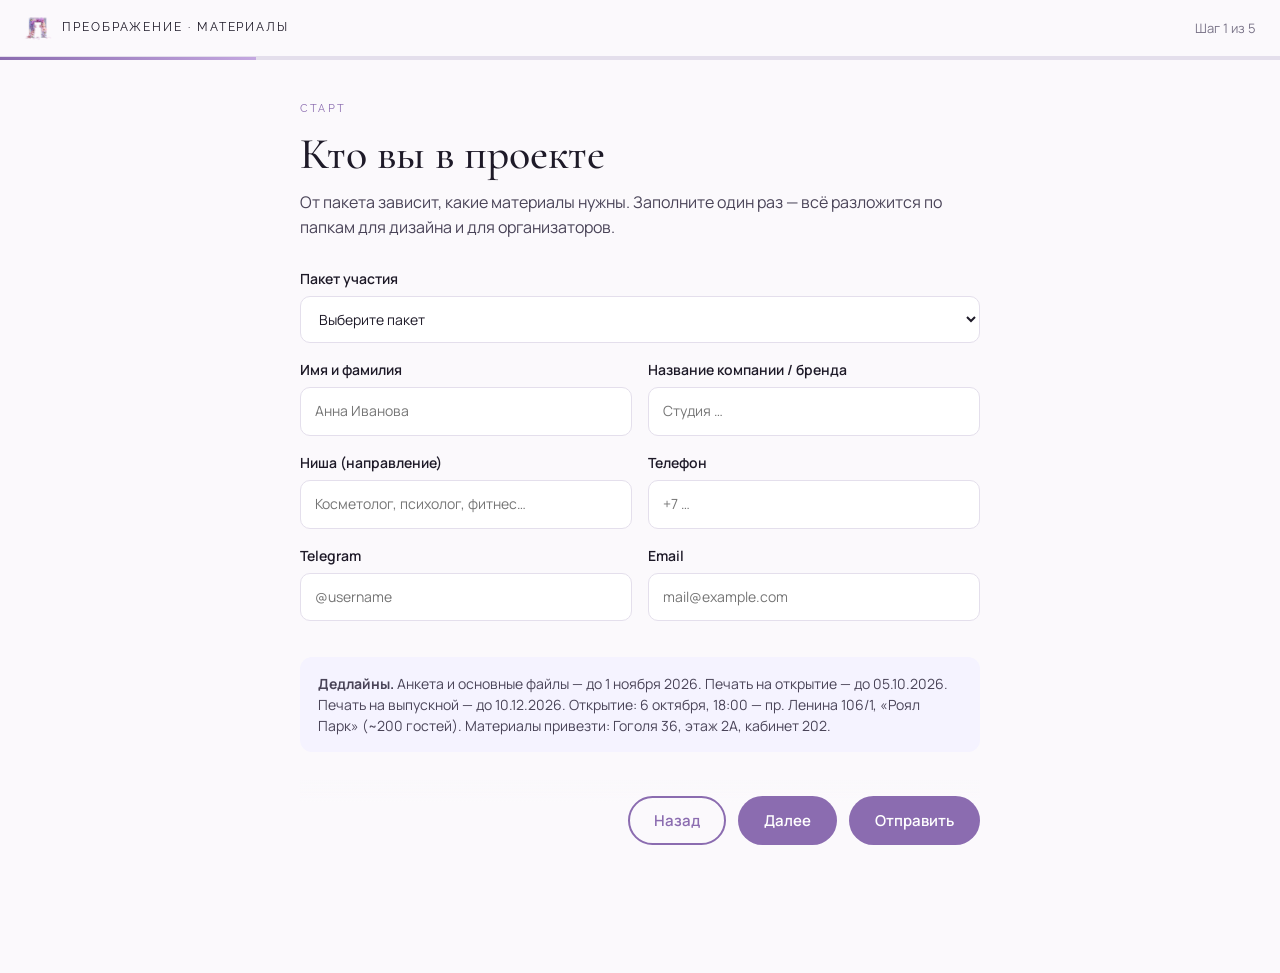
<file: sponsor-form.html>
<!DOCTYPE html>
<html lang="ru">
<head>
  <meta charset="UTF-8">
  <meta name="viewport" content="width=device-width, initial-scale=1.0">
  <title>Материалы для проекта — Преображение</title>
  <meta name="description" content="Загрузка материалов спонсора и эксперта для 8 сезона проекта Преображение.">
  <meta name="robots" content="noindex, nofollow">
  <link rel="preconnect" href="https://fonts.googleapis.com">
  <link rel="preconnect" href="https://fonts.gstatic.com" crossorigin>
  <link href="https://fonts.googleapis.com/css2?family=Cormorant+Garamond:wght@400;500;600;700&family=Manrope:wght@300;400;500;600;700&family=Raleway:wght@300;400;500;600&display=swap" rel="stylesheet">
  <link rel="stylesheet" href="style.css">
  <link rel="stylesheet" href="sponsor-form.css">
</head>
<body class="sf-body">

  <header class="sf-top">
    <a href="sponsors.html" class="sf-top__brand">
      <img src="assets/p-letter-hq.png" alt="" width="28" height="28">
      Преображение · материалы
    </a>
    <span class="sf-top__hint" id="sfStepLabel">Шаг 1 из 7</span>
  </header>

  <div class="sf-progress" aria-hidden="true"><div class="sf-progress__bar" id="sfProgress"></div></div>

  <main class="sf-main">
    <form id="sponsorForm" novalidate>

      <!-- STEP 0: PACKAGE -->
      <section class="sf-step is-active" data-step="0">
        <p class="sf-eyebrow">Старт</p>
        <h1 class="sf-title">Кто вы в проекте</h1>
        <p class="sf-lead">От пакета зависит, какие материалы нужны. Заполните один раз — всё разложится по папкам для дизайна и для организаторов.</p>

        <label class="sf-field">
          <span>Пакет участия</span>
          <select name="package" id="package" required>
            <option value="">Выберите пакет</option>
            <option value="sponsor">Спонсор — 10 000 ₽</option>
            <option value="sponsor_plus">Спонсор+ — 15 000 ₽</option>
            <option value="expert">Эксперт — 30 000 ₽</option>
            <option value="sponsor_expert">Спонсор-эксперт — 40 000 ₽</option>
            <option value="general">Генеральный партнёр — 120 000 ₽</option>
          </select>
        </label>

        <div class="sf-grid-2">
          <label class="sf-field">
            <span>Имя и фамилия</span>
            <input type="text" name="name" required placeholder="Анна Иванова">
          </label>
          <label class="sf-field">
            <span>Название компании / бренда</span>
            <input type="text" name="brand" required placeholder="Студия …">
          </label>
        </div>

        <div class="sf-grid-2">
          <label class="sf-field">
            <span>Ниша (направление)</span>
            <input type="text" name="niche" required placeholder="Косметолог, психолог, фитнес…">
          </label>
          <label class="sf-field">
            <span>Телефон</span>
            <input type="tel" name="phone" required placeholder="+7 …">
          </label>
        </div>

        <div class="sf-grid-2">
          <label class="sf-field">
            <span>Telegram</span>
            <input type="text" name="telegram" required placeholder="@username">
          </label>
          <label class="sf-field">
            <span>Email</span>
            <input type="email" name="email" placeholder="mail@example.com">
          </label>
        </div>

        <div class="sf-note">
          <strong>Дедлайны.</strong> Анкета и основные файлы — до 1 ноября 2026.
          Печать на открытие — до 05.10.2026. Печать на выпускной — до 10.12.2026.
          Открытие: 6 октября, 18:00 — пр. Ленина 106/1, «Роял Парк» (~200 гостей).
          Материалы привезти: Гоголя 36, этаж 2А, кабинет 202.
        </div>
      </section>

      <!-- STEP 1: DESIGN ASSETS -->
      <section class="sf-step" data-step="1" data-for="design">
        <p class="sf-eyebrow">Для макетов</p>
        <h1 class="sf-title">Логотип и фото</h1>
        <p class="sf-lead">Это пойдёт в баннеры, сайт, бейджи и сцену. Если качество слабое — система предупредит. Для печати лучше сразу высокое разрешение.</p>

        <div class="sf-upload" data-upload="logo">
          <div class="sf-upload__head">
            <h3>Логотип</h3>
            <span class="sf-badge sf-badge--design">дизайн</span>
          </div>
          <p class="sf-upload__hint">SVG или PNG с прозрачностью. Длинная сторона от 1500 px. JPEG — только если другого нет.</p>
          <input type="file" name="logo" accept="image/png,image/svg+xml,image/webp,image/jpeg,.ai,.eps" required>
          <div class="sf-upload__preview" hidden></div>
          <div class="sf-upload__status" aria-live="polite"></div>
        </div>

        <div class="sf-upload" data-upload="photo">
          <div class="sf-upload__head">
            <h3>Фото на однотонном фоне</h3>
            <span class="sf-badge sf-badge--design">дизайн</span>
          </div>
          <p class="sf-upload__hint">Портрет или командное фото для рекламных материалов. Длинная сторона от 2000 px. Файл, не скрин из сторис.</p>
          <input type="file" name="photo" accept="image/jpeg,image/png,image/webp" required>
          <div class="sf-upload__preview" hidden></div>
          <div class="sf-upload__status" aria-live="polite"></div>
        </div>
      </section>

      <!-- STEP 2: SOCIALS + AD -->
      <section class="sf-step" data-step="2">
        <p class="sf-eyebrow">Связь и реклама</p>
        <h1 class="sf-title">Соцсети и ролик 15 секунд</h1>

        <label class="sf-field">
          <span>Instagram</span>
          <input type="url" name="instagram" placeholder="https://instagram.com/…">
        </label>
        <label class="sf-field">
          <span>VK</span>
          <input type="url" name="vk" placeholder="https://vk.com/…">
        </label>
        <label class="sf-field">
          <span>Telegram-канал / MAX</span>
          <input type="text" name="other_social" placeholder="ссылка">
        </label>
        <label class="sf-field">
          <span>Сайт (если есть)</span>
          <input type="url" name="website" placeholder="https://…">
        </label>

        <div class="sf-upload" data-upload="promo">
          <div class="sf-upload__head">
            <h3>Реклама до 15 секунд</h3>
            <span class="sf-badge sf-badge--design">дизайн</span>
          </div>
          <p class="sf-upload__hint">Ролик для рилс или поста. MP4 / MOV, до 15 секунд.</p>
          <input type="file" name="promo" accept="video/mp4,video/quicktime,video/webm">
          <div class="sf-upload__status" aria-live="polite"></div>
        </div>

        <label class="sf-field">
          <span>Текст описания к ролику / посту</span>
          <textarea name="ad_copy" rows="4" required placeholder="Короткий текст, который можно поставить в подпись к публикации"></textarea>
        </label>
      </section>

      <!-- STEP 3: PRINT -->
      <section class="sf-step" data-step="3">
        <p class="sf-eyebrow">Печать</p>
        <h1 class="sf-title">Материалы на открытие и выпускной</h1>
        <p class="sf-lead">Листовки, сертификаты, купоны, подарки, любой креатив, чтобы запомниться. Привезти: Гоголя 36, эт. 2А, каб. 202.</p>

        <div class="sf-upload" data-upload="print_start">
          <div class="sf-upload__head">
            <h3>На старт проекта</h3>
            <span class="sf-badge">до 05.10.2026 · открытие 6.10, 18:00</span>
          </div>
          <p class="sf-upload__hint">Можно загрузить макеты сейчас (PDF/PNG) или отметить, что привезёте физ. тираж.</p>
          <input type="file" name="print_start" accept=".pdf,image/png,image/jpeg,image/webp,.ai,.svg" multiple>
          <div class="sf-upload__status" aria-live="polite"></div>
        </div>
        <label class="sf-field">
          <span>Что именно будет на старте</span>
          <textarea name="print_start_desc" rows="3" required placeholder="200 листовок А5, купоны на скидку 20%, мини-подарки…"></textarea>
        </label>

        <div class="sf-upload" data-upload="print_finale">
          <div class="sf-upload__head">
            <h3>На выпускной</h3>
            <span class="sf-badge">до 10.12.2026</span>
          </div>
          <input type="file" name="print_finale" accept=".pdf,image/png,image/jpeg,image/webp,.ai,.svg" multiple>
          <div class="sf-upload__status" aria-live="polite"></div>
        </div>
        <label class="sf-field">
          <span>Что именно будет на выпускном</span>
          <textarea name="print_finale_desc" rows="3" required placeholder="Сертификаты, розыгрыш, подарки гостям…"></textarea>
        </label>

        <div class="sf-upload sf-only" data-show="general" data-upload="rollup" hidden>
          <div class="sf-upload__head">
            <h3>Ролап у сцены</h3>
            <span class="sf-badge sf-badge--design">только генеральный</span>
          </div>
          <p class="sf-upload__hint">Макет ролапа (PDF/PNG) и/или подтверждение, что привезёте готовый.</p>
          <input type="file" name="rollup" accept=".pdf,image/png,image/jpeg,.ai,.svg">
          <div class="sf-upload__status" aria-live="polite"></div>
          <label class="sf-field" style="margin-top:12px">
            <span>Комментарий по ролапу</span>
            <input type="text" name="rollup_note" placeholder="Привезём готовый 85×200 / макет во вложении">
          </label>
        </div>
      </section>

      <!-- STEP 4: EXPERT CONTENT -->
      <section class="sf-step sf-only" data-step="4" data-show="expert,sponsor_expert,general" hidden>
        <p class="sf-eyebrow">Эксперт</p>
        <h1 class="sf-title">О вас и мастер-классе</h1>
        <p class="sf-lead">На МК открыто ничего не продаём. Даём пользу и практическое домашнее задание.</p>

        <label class="sf-field">
          <span>Регалии / о вас</span>
          <textarea name="bio" rows="4" placeholder="Кто вы, опыт, чем известны"></textarea>
        </label>
        <label class="sf-field">
          <span>Тема мастер-класса</span>
          <textarea name="mk_theme" rows="3" placeholder="Точная тема"></textarea>
        </label>
        <label class="sf-field">
          <span>Какая польза участницам</span>
          <textarea name="mk_benefit" rows="4" placeholder="Что они унесут с собой, какие навыки получат"></textarea>
        </label>
        <label class="sf-field">
          <span>Почему стоит прийти на ваш МК</span>
          <textarea name="mk_why" rows="3"></textarea>
        </label>

        <div class="sf-upload" data-upload="vizitka">
          <div class="sf-upload__head">
            <h3>Видео-визитка ~60 секунд</h3>
            <span class="sf-badge sf-badge--design">дизайн / контент</span>
          </div>
          <p class="sf-upload__hint">Однотонный фон, хорошее качество. В кадре: кто вы, чем полезны, тема МК, зачем приходить.</p>
          <input type="file" name="vizitka" accept="video/mp4,video/quicktime,video/webm">
          <div class="sf-upload__status" aria-live="polite"></div>
        </div>
      </section>

      <!-- STEP 5: HOMEWORK + TECH -->
      <section class="sf-step sf-only" data-step="5" data-show="expert,sponsor_expert,general" hidden>
        <p class="sf-eyebrow">Для Юлии · организация</p>
        <h1 class="sf-title">Домашнее задание и техника</h1>
        <p class="sf-lead">В проекте балльная система: баллы за сдачу ДЗ. Нужна полная прозрачность — что делать и как вы проверяете.</p>

        <label class="sf-field">
          <span>Домашнее задание подробно</span>
          <textarea name="homework" rows="5" placeholder="Сколько заданий, что именно сделать, в каком виде сдать"></textarea>
        </label>
        <label class="sf-field">
          <span>Как проверяете ДЗ</span>
          <textarea name="homework_check" rows="3" placeholder="Срок, критерии, где принимают (чат / форма)"></textarea>
        </label>
        <label class="sf-field">
          <span>Что нужно для проведения МК</span>
          <textarea name="mk_tech" rows="3" placeholder="Проектор, стол, стул, розетка, вода…"></textarea>
        </label>
        <label class="sf-field">
          <span>Доп. материалы для участниц</span>
          <textarea name="extras" rows="3" placeholder="Тетради, чек-листы, ссылки — или «не планирую»"></textarea>
        </label>
        <label class="sf-field">
          <span>Акции / скидки для участниц на время проекта</span>
          <textarea name="offers" rows="3" placeholder="Или «акций нет»"></textarea>
        </label>
        <label class="sf-field">
          <span>Подарок лучшей группе (необязательно)</span>
          <textarea name="group_gift" rows="3" placeholder="Например: лами ресниц всем из группы-победителя. Или «не участвую»"></textarea>
        </label>
      </section>

      <!-- STEP 6: GIFT -->
      <section class="sf-step sf-only" data-step="6" data-show="sponsor_plus,expert,sponsor_expert,general" hidden>
        <p class="sf-eyebrow">Для Юлии · приз</p>
        <h1 class="sf-title">Подарок победительнице</h1>
        <p class="sf-lead">Стоимость от 15 000 ₽. Победительница ничего не доплачивает. Подарок предоставляется в любом случае; допы по её желанию — отдельно.</p>

        <label class="sf-field">
          <span>Что дарите</span>
          <textarea name="gift_desc" rows="4" required placeholder="Например: перманент — первичная процедура 15 000 ₽ и коррекция 7 500 ₽, обе без оплаты победительнице"></textarea>
        </label>
        <label class="sf-field">
          <span>Оценка стоимости, ₽</span>
          <input type="number" name="gift_value" min="15000" step="500" required placeholder="15000">
        </label>
      </section>

      <!-- STEP 7: REVIEW -->
      <section class="sf-step" data-step="7">
        <p class="sf-eyebrow">Проверка</p>
        <h1 class="sf-title">Почти готово</h1>
        <p class="sf-lead">Проверьте предупреждения по файлам. Через форму уходят файлы до&nbsp;3&nbsp;МБ (видео до&nbsp;2&nbsp;МБ). После отправки создастся папка на Google Drive — тяжёлые ролики и PDF догрузите туда вручную.</p>

        <div id="sfReview" class="sf-review"></div>
        <div id="sfWarnings" class="sf-warnings" hidden></div>

        <label class="sf-check">
          <input type="checkbox" name="consent" required>
          <span>Подтверждаю, что материалы можно использовать в рекламе проекта «Преображение», и обязуюсь привезти печать в срок по адресу Гоголя 36.</span>
        </label>
      </section>

      <!-- SUCCESS -->
      <section class="sf-step" data-step="done" hidden>
        <p class="sf-eyebrow">Готово</p>
        <h1 class="sf-title">Материалы приняты</h1>
        <p class="sf-lead" id="sfDoneLead">Спасибо! Папка создана. Сохраните ссылку.</p>
        <p id="sfFolderLink" class="sf-folder-link" hidden></p>
        <div class="sf-note">
          <strong>Что дальше.</strong> Елена заберёт из папки блок <code>01_design</code>.
          Юлия увидит полную анкету в таблице и папке <code>03_ops</code>.
          Если видео не загрузилось через форму — положите файлы в <code>04_video</code> и <code>01_design/promo_15s</code> вручную.
        </div>
        <a class="sf-btn sf-btn--primary" href="sponsors.html">На страницу спонсоров</a>
      </section>

      <div class="sf-nav" id="sfNav">
        <button type="button" class="sf-btn sf-btn--ghost" id="sfPrev" hidden>Назад</button>
        <button type="button" class="sf-btn sf-btn--primary" id="sfNext">Далее</button>
        <button type="submit" class="sf-btn sf-btn--primary" id="sfSubmit" hidden>Отправить</button>
      </div>
      <p class="sf-error" id="sfFormError" hidden></p>
    </form>
  </main>

  <script src="sponsor-form.js"></script>
</body>
</html>
</file>
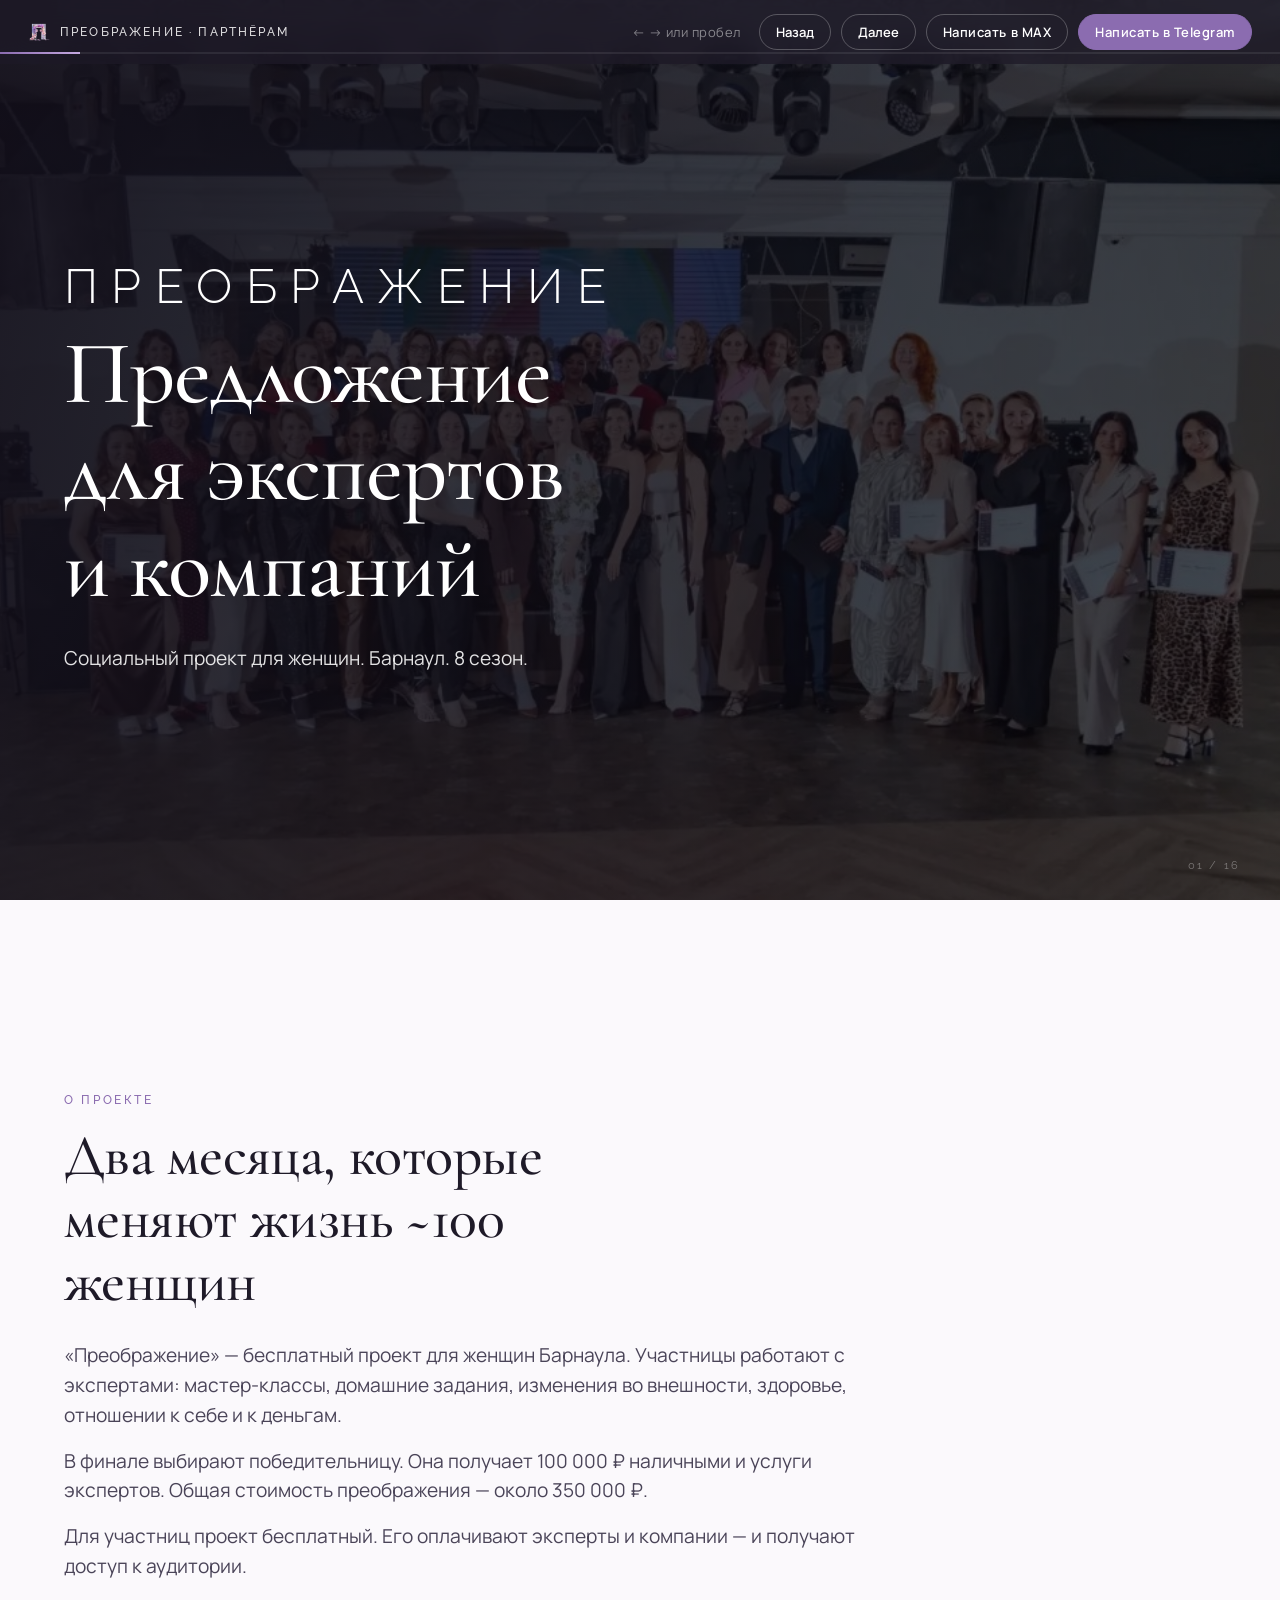
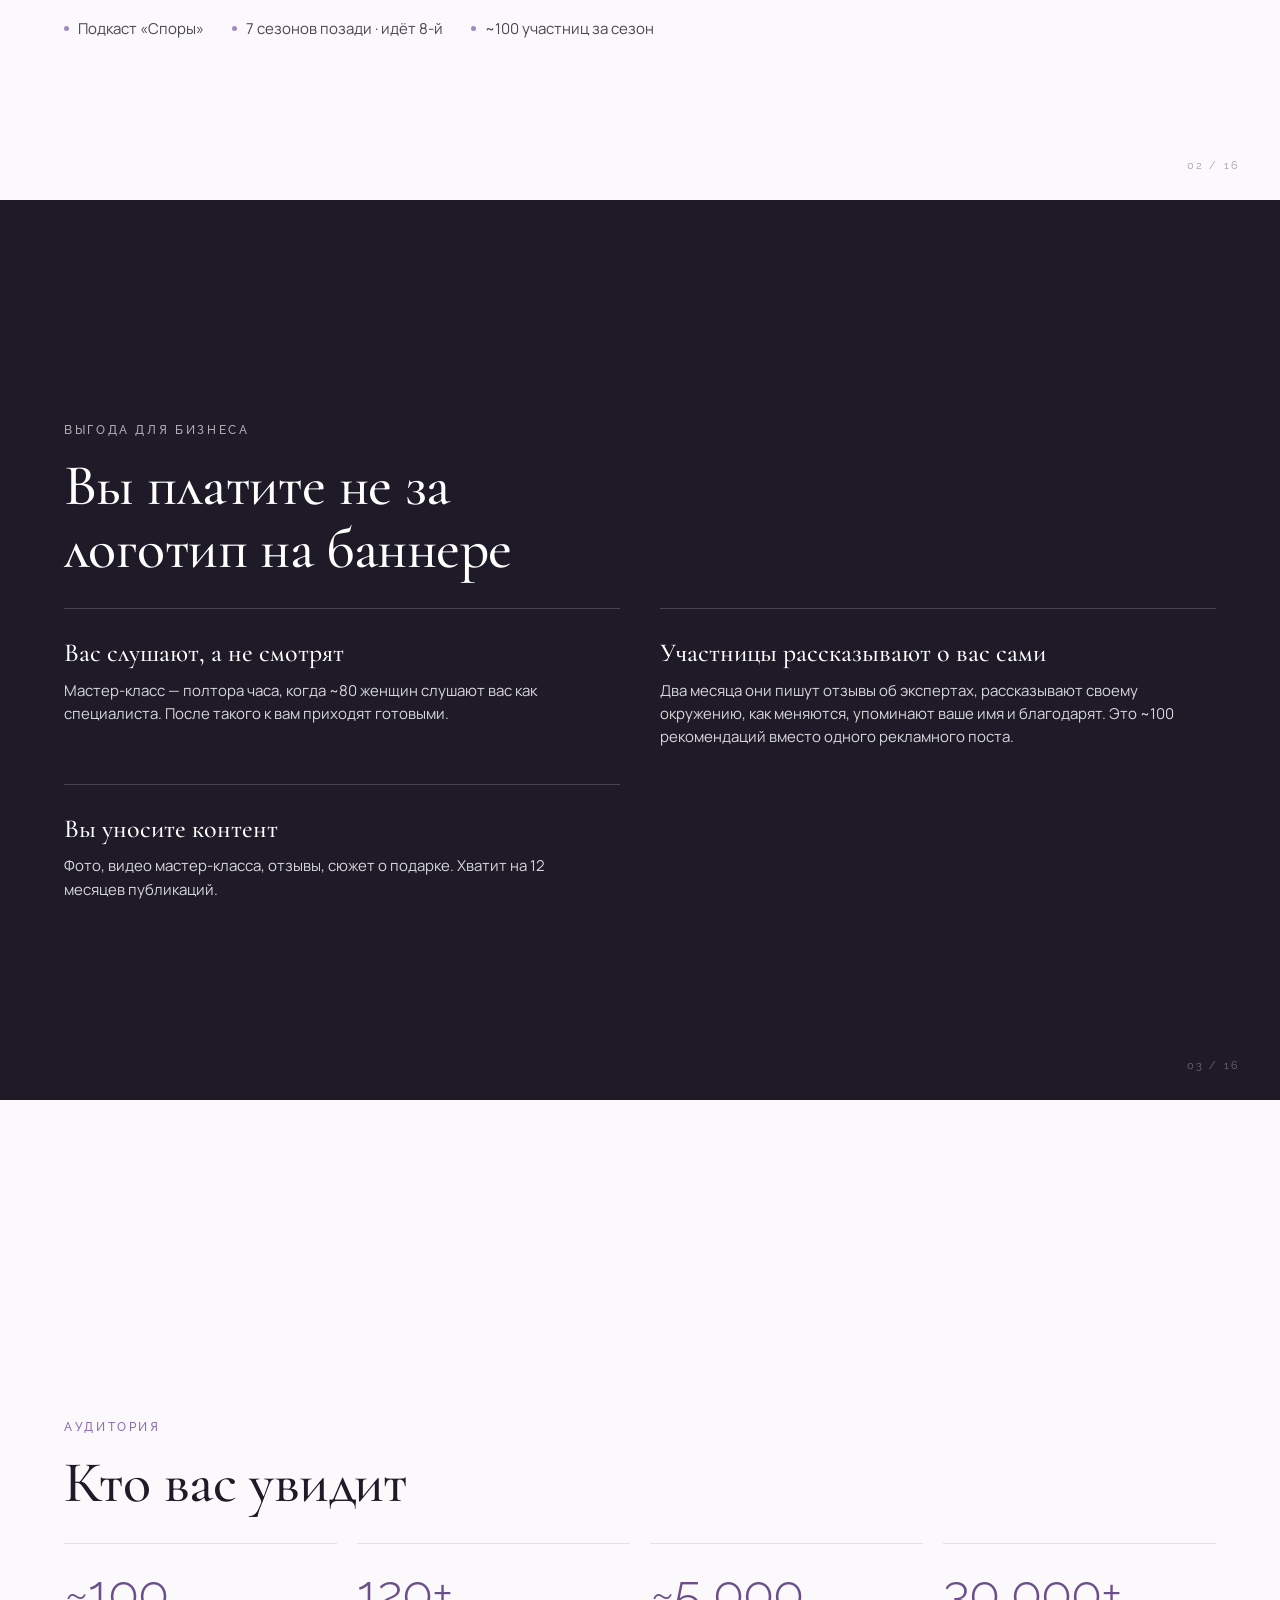
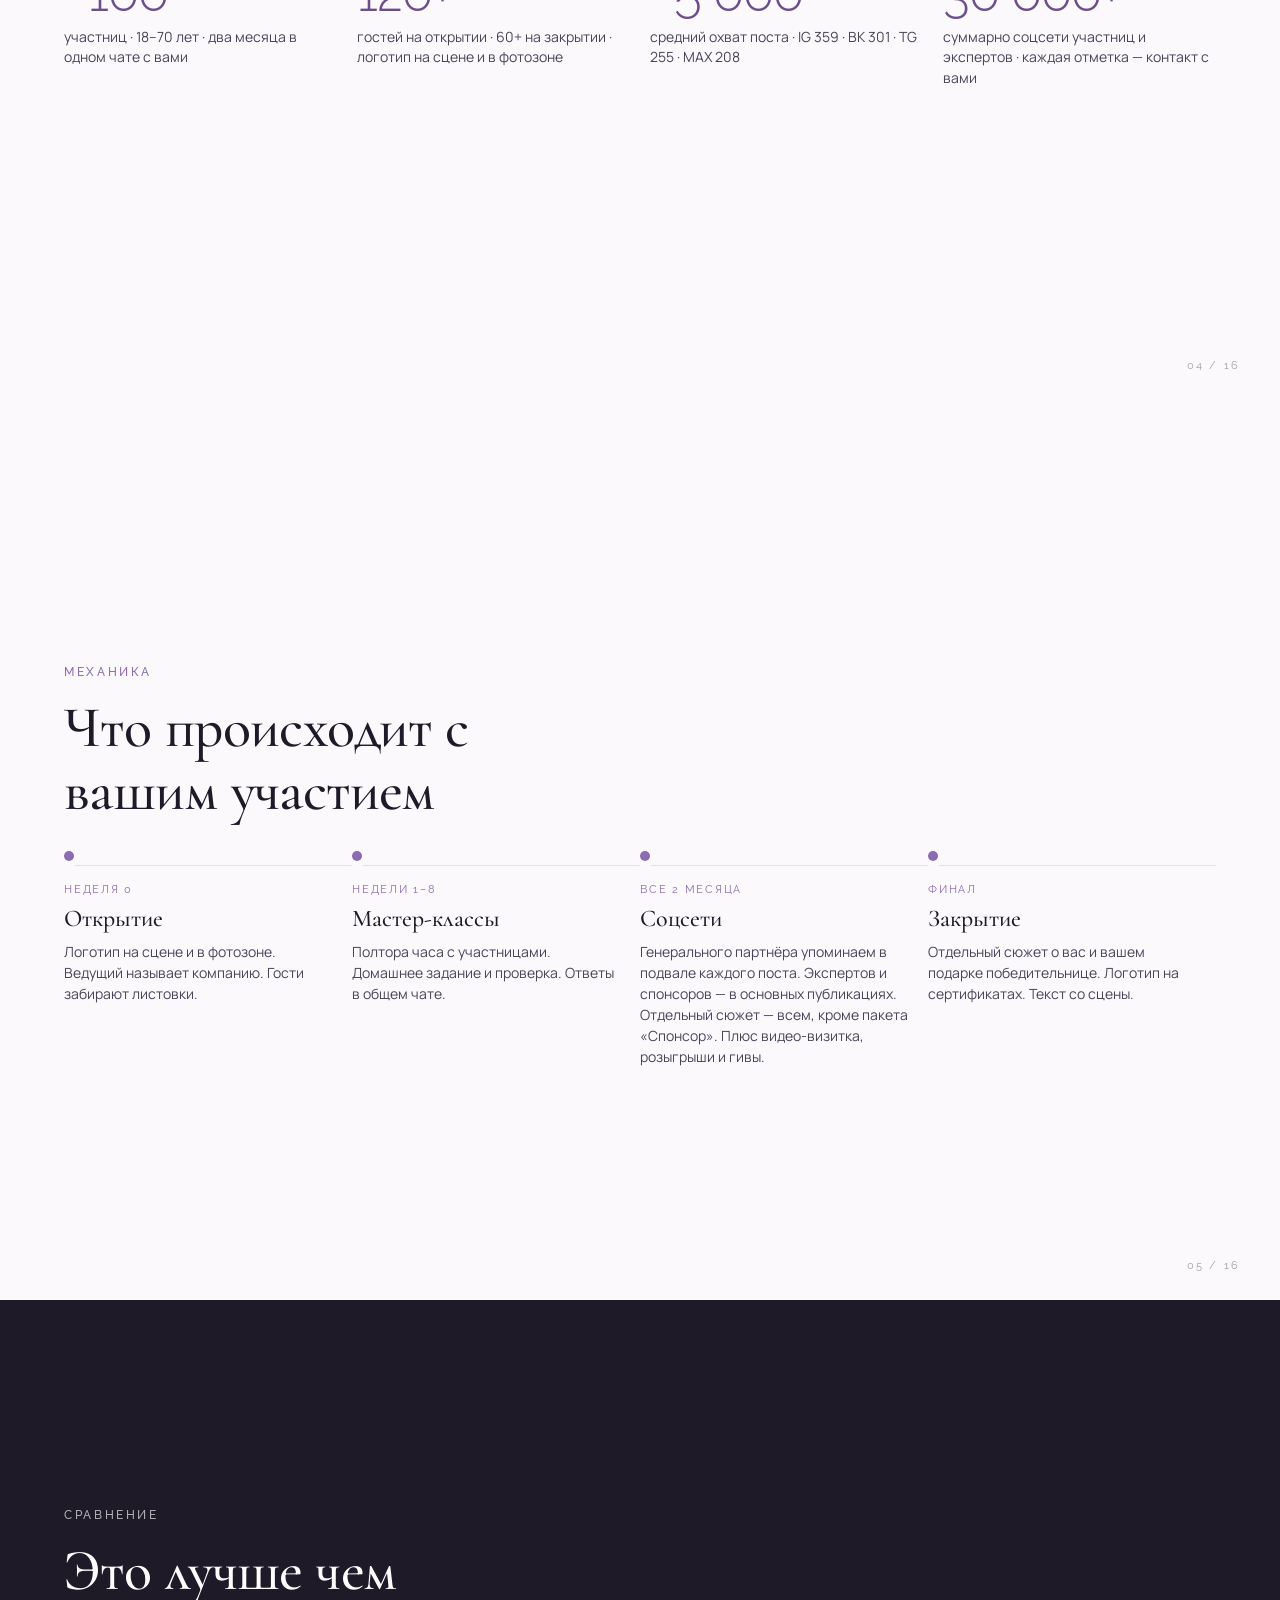
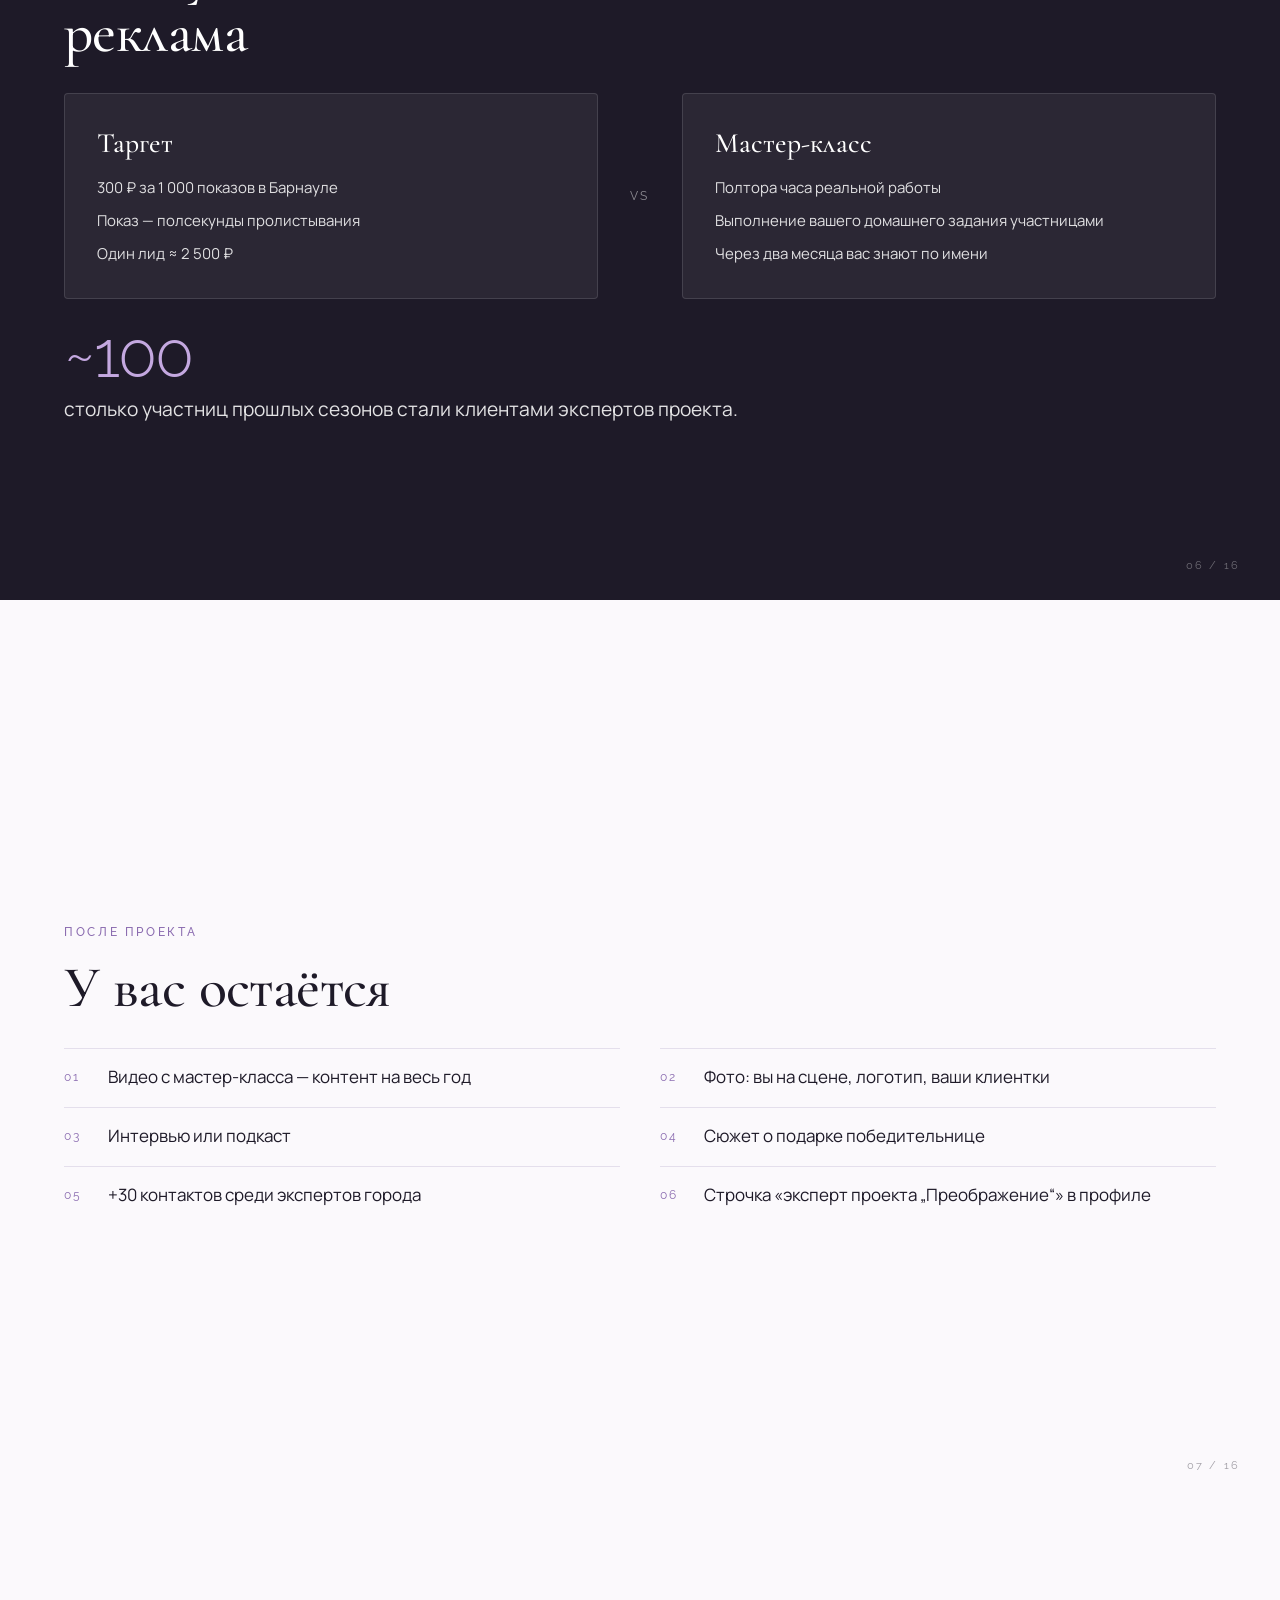
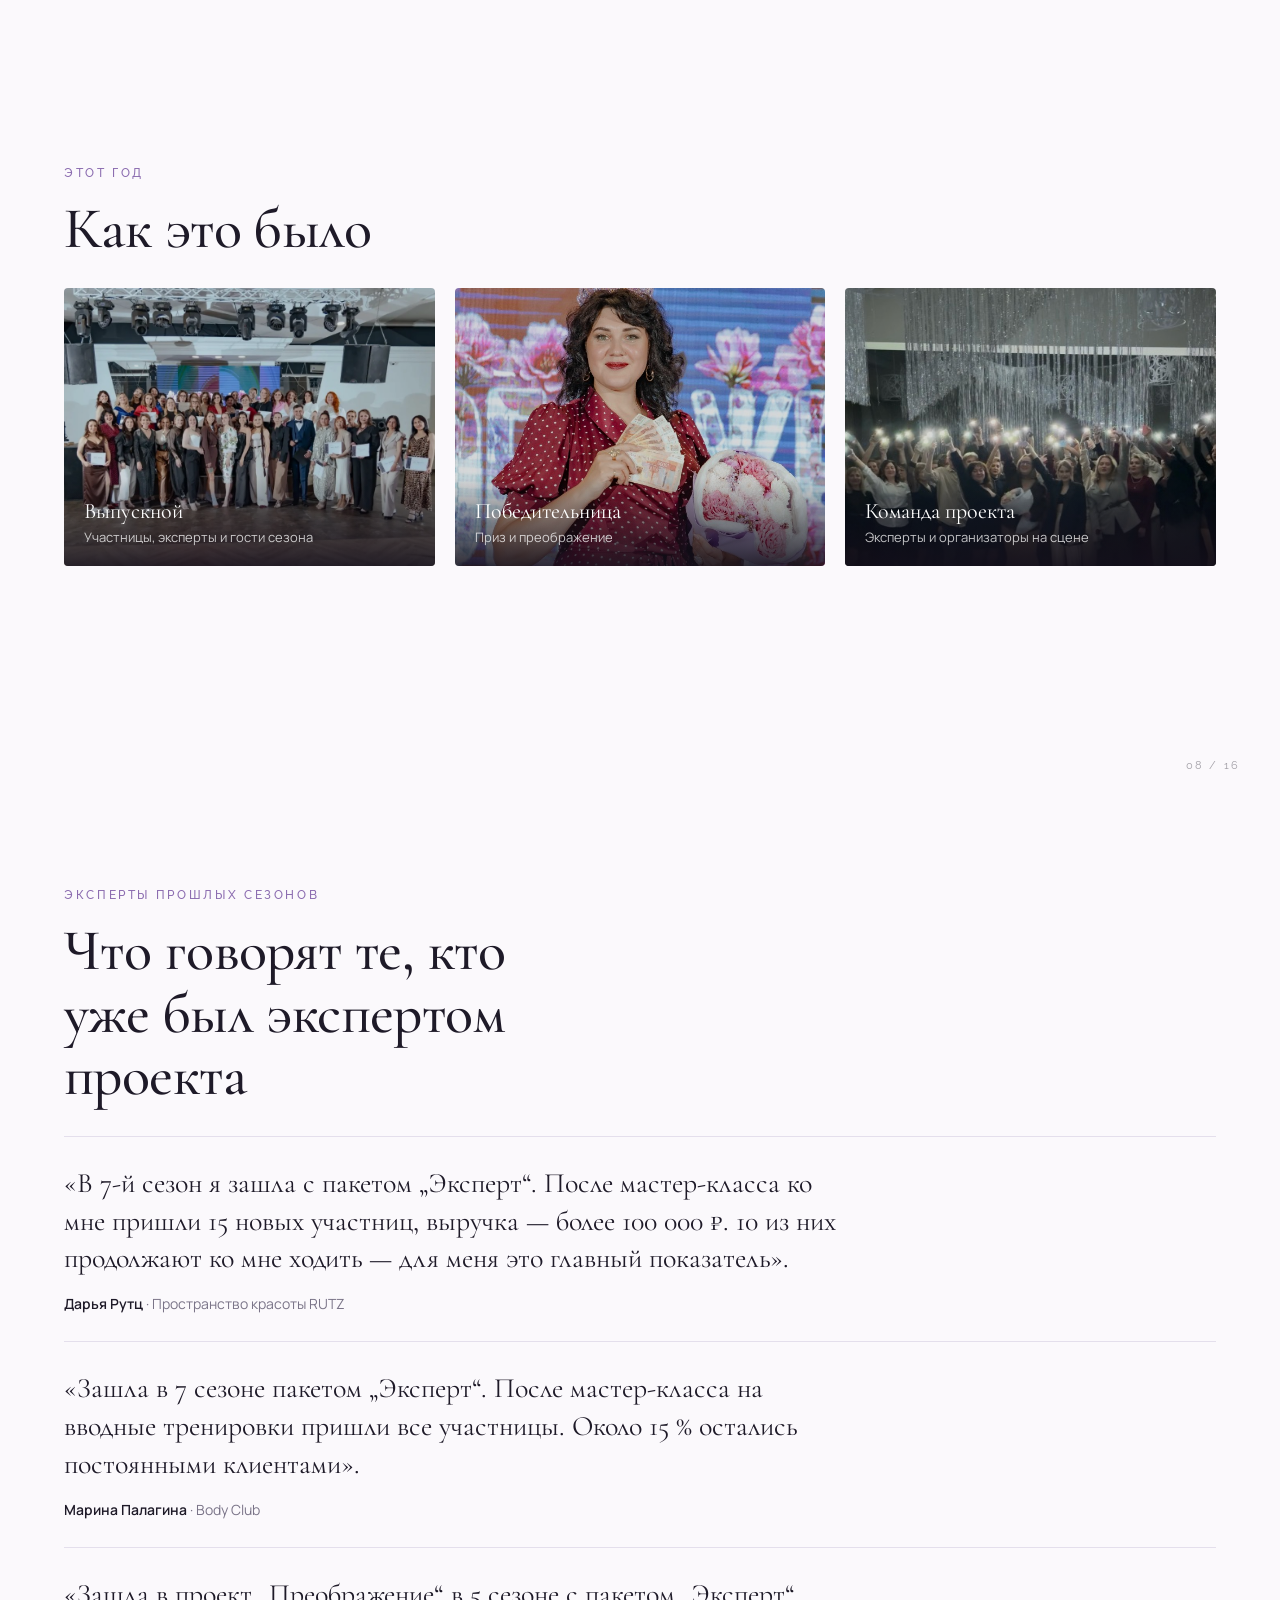
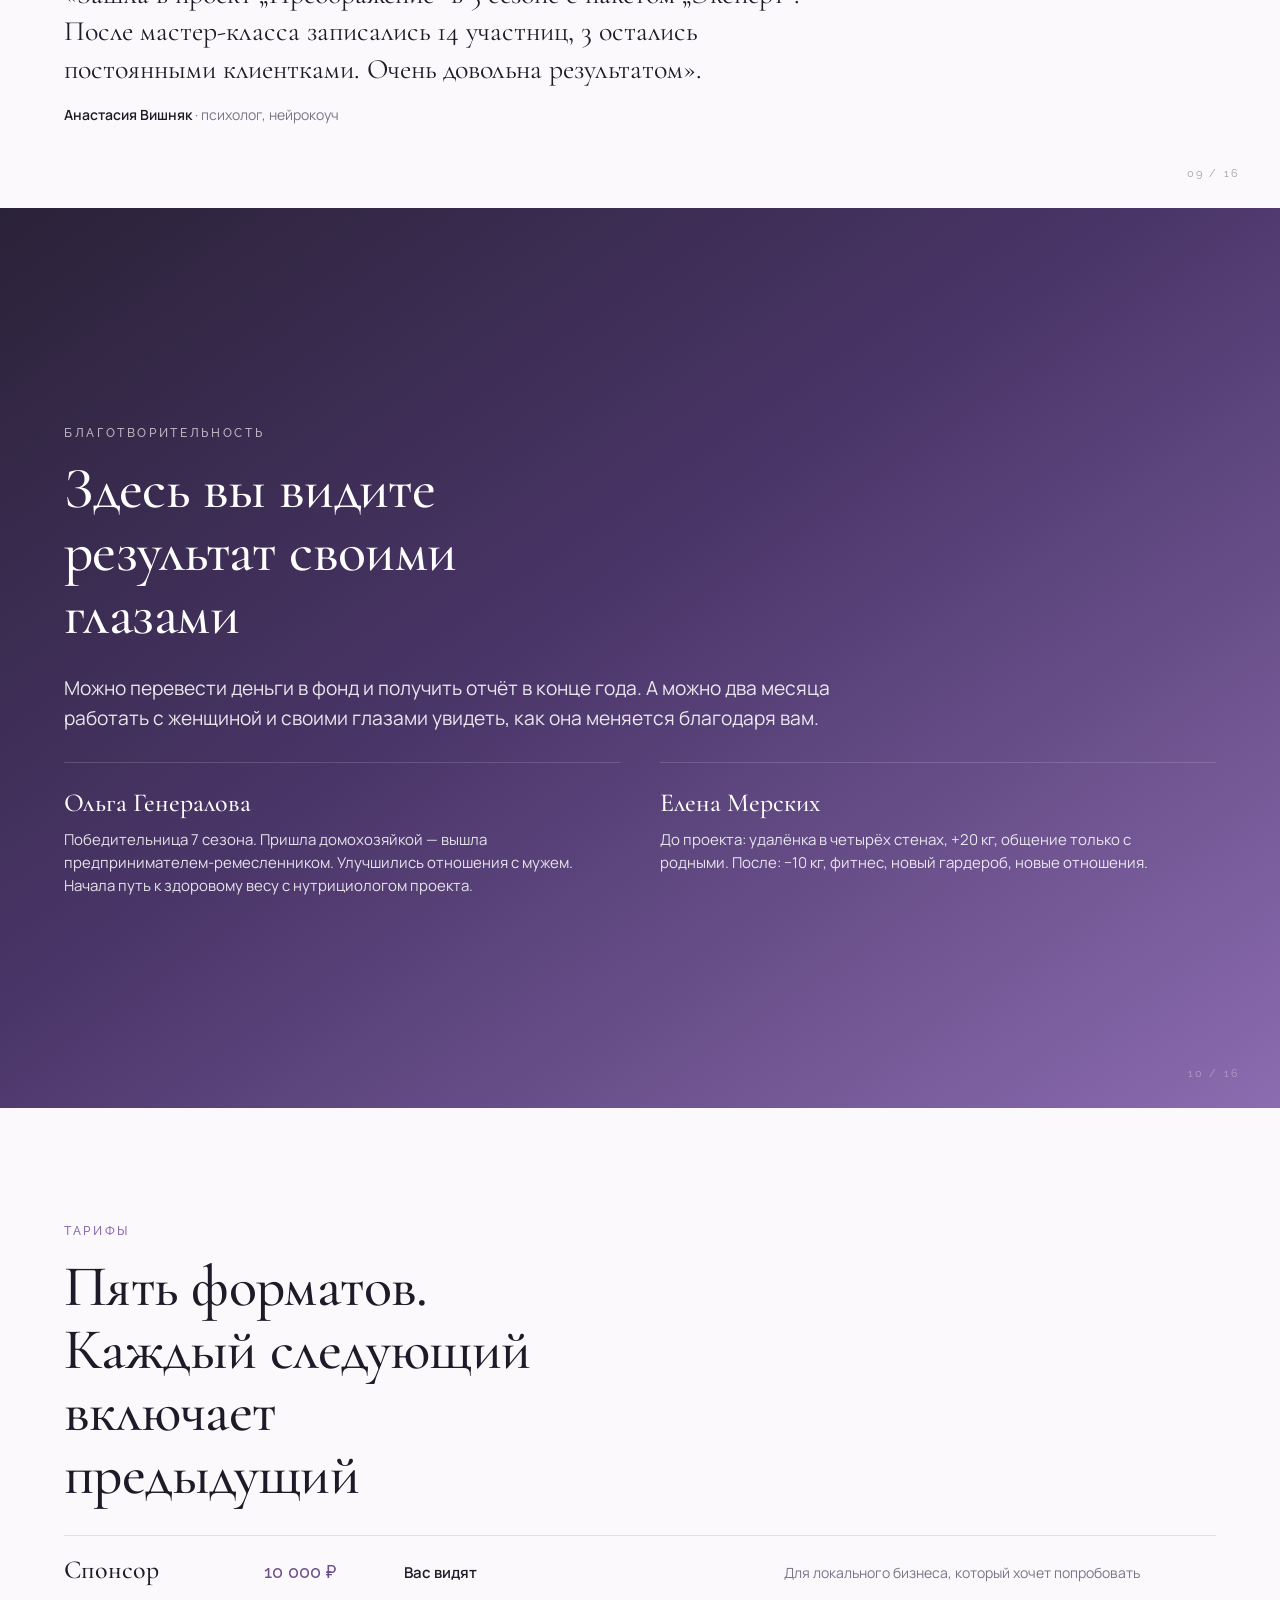
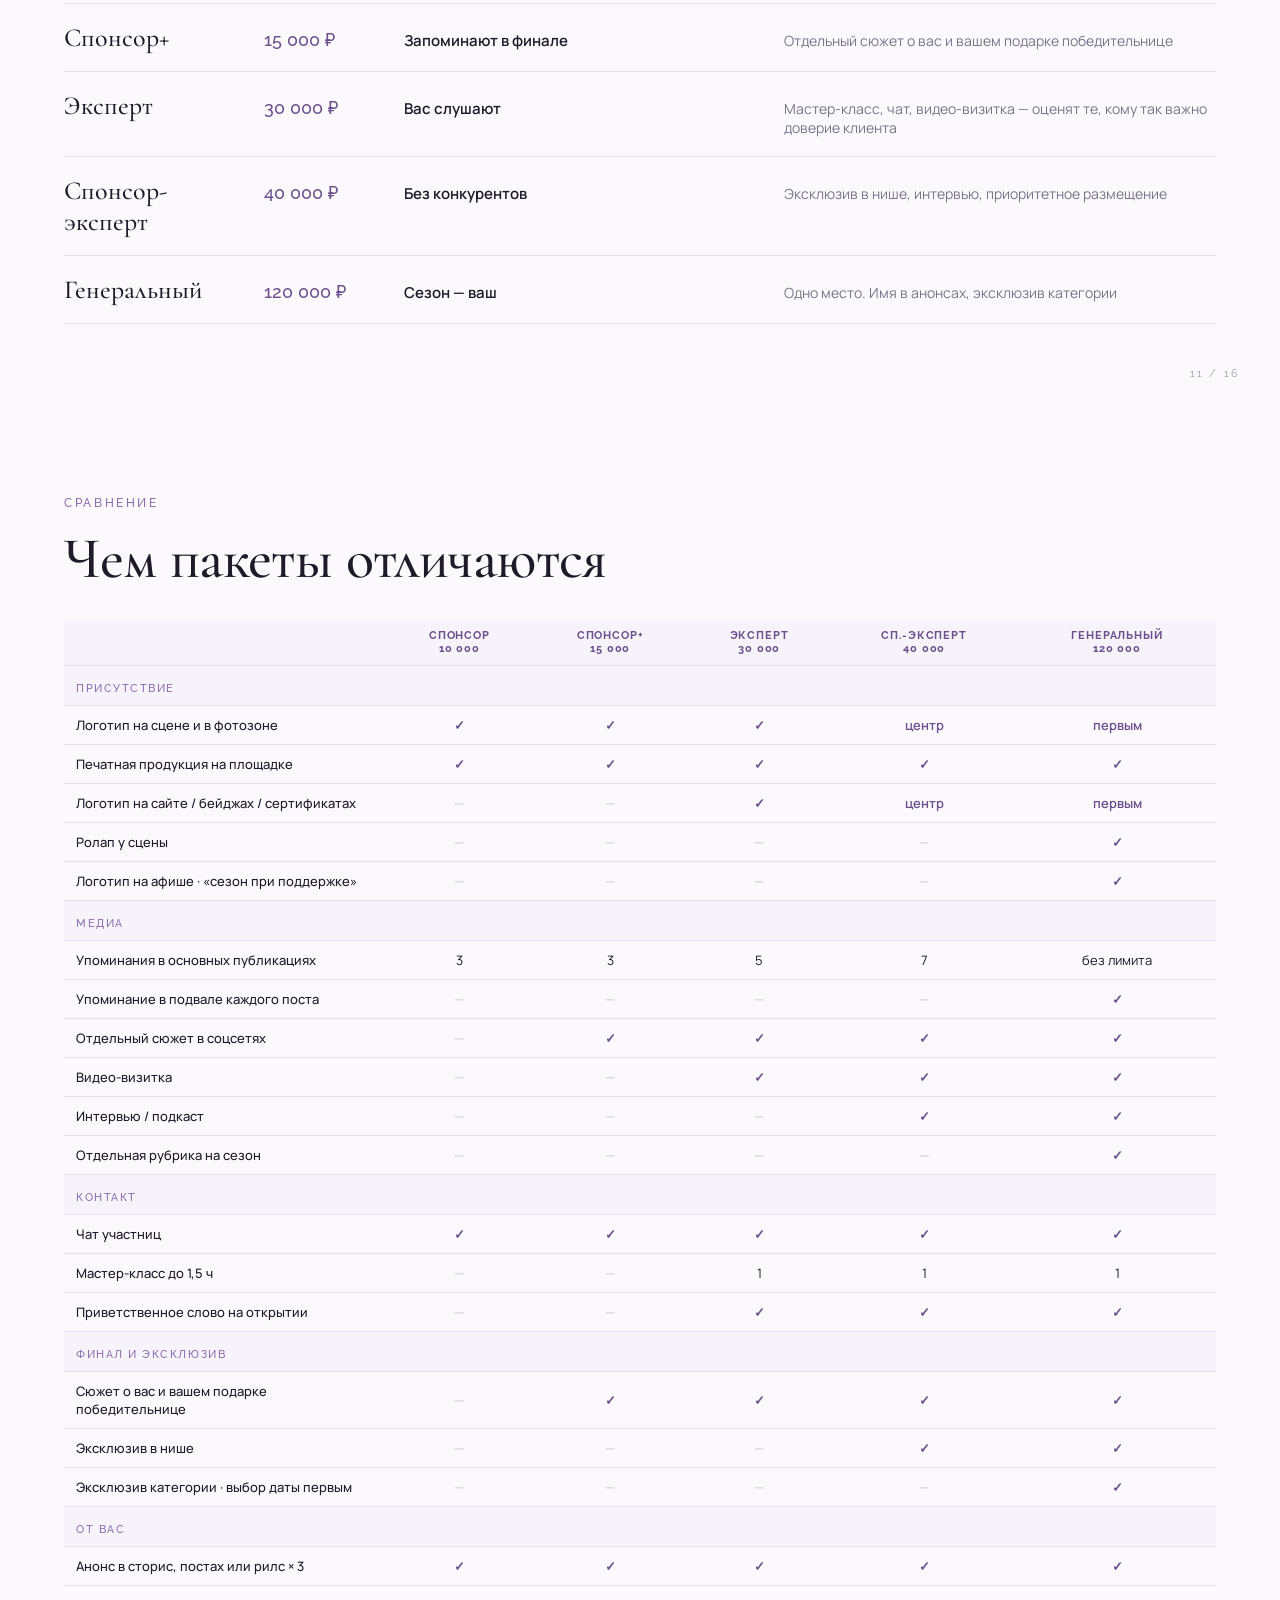
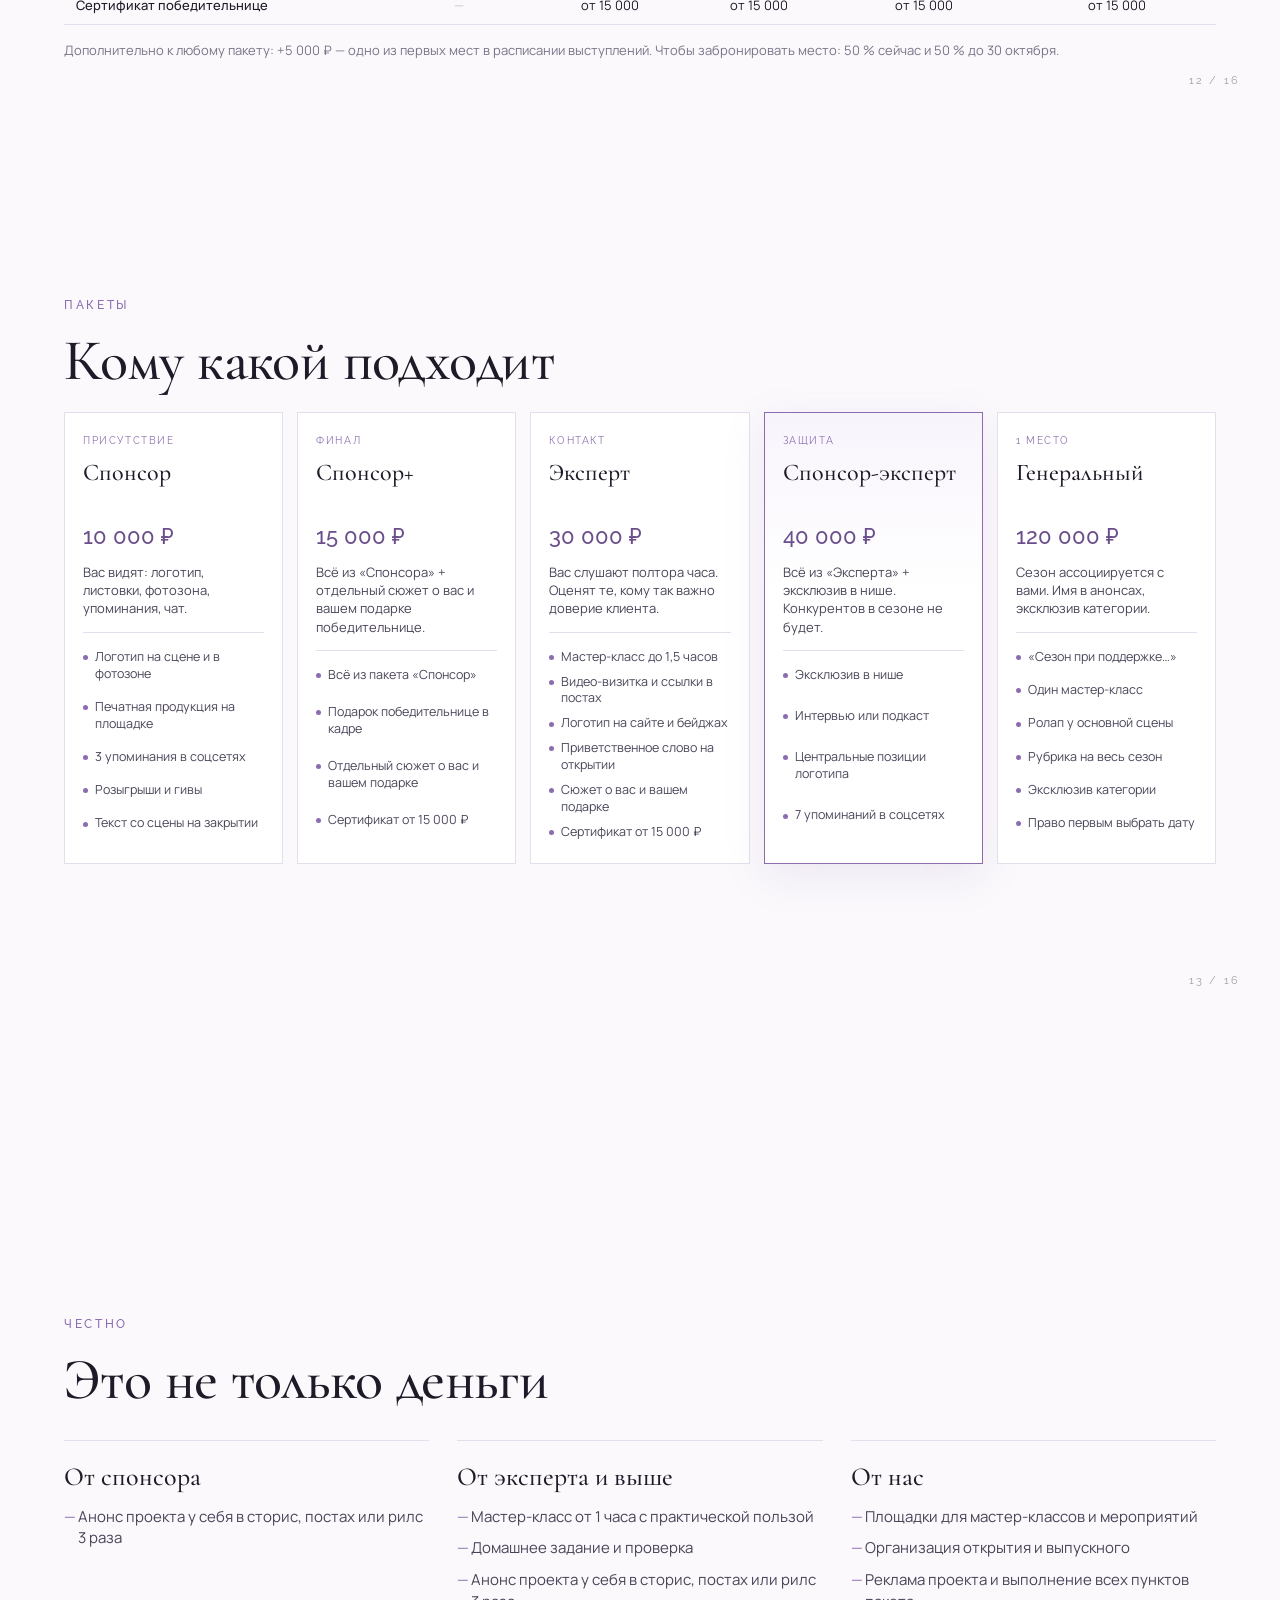
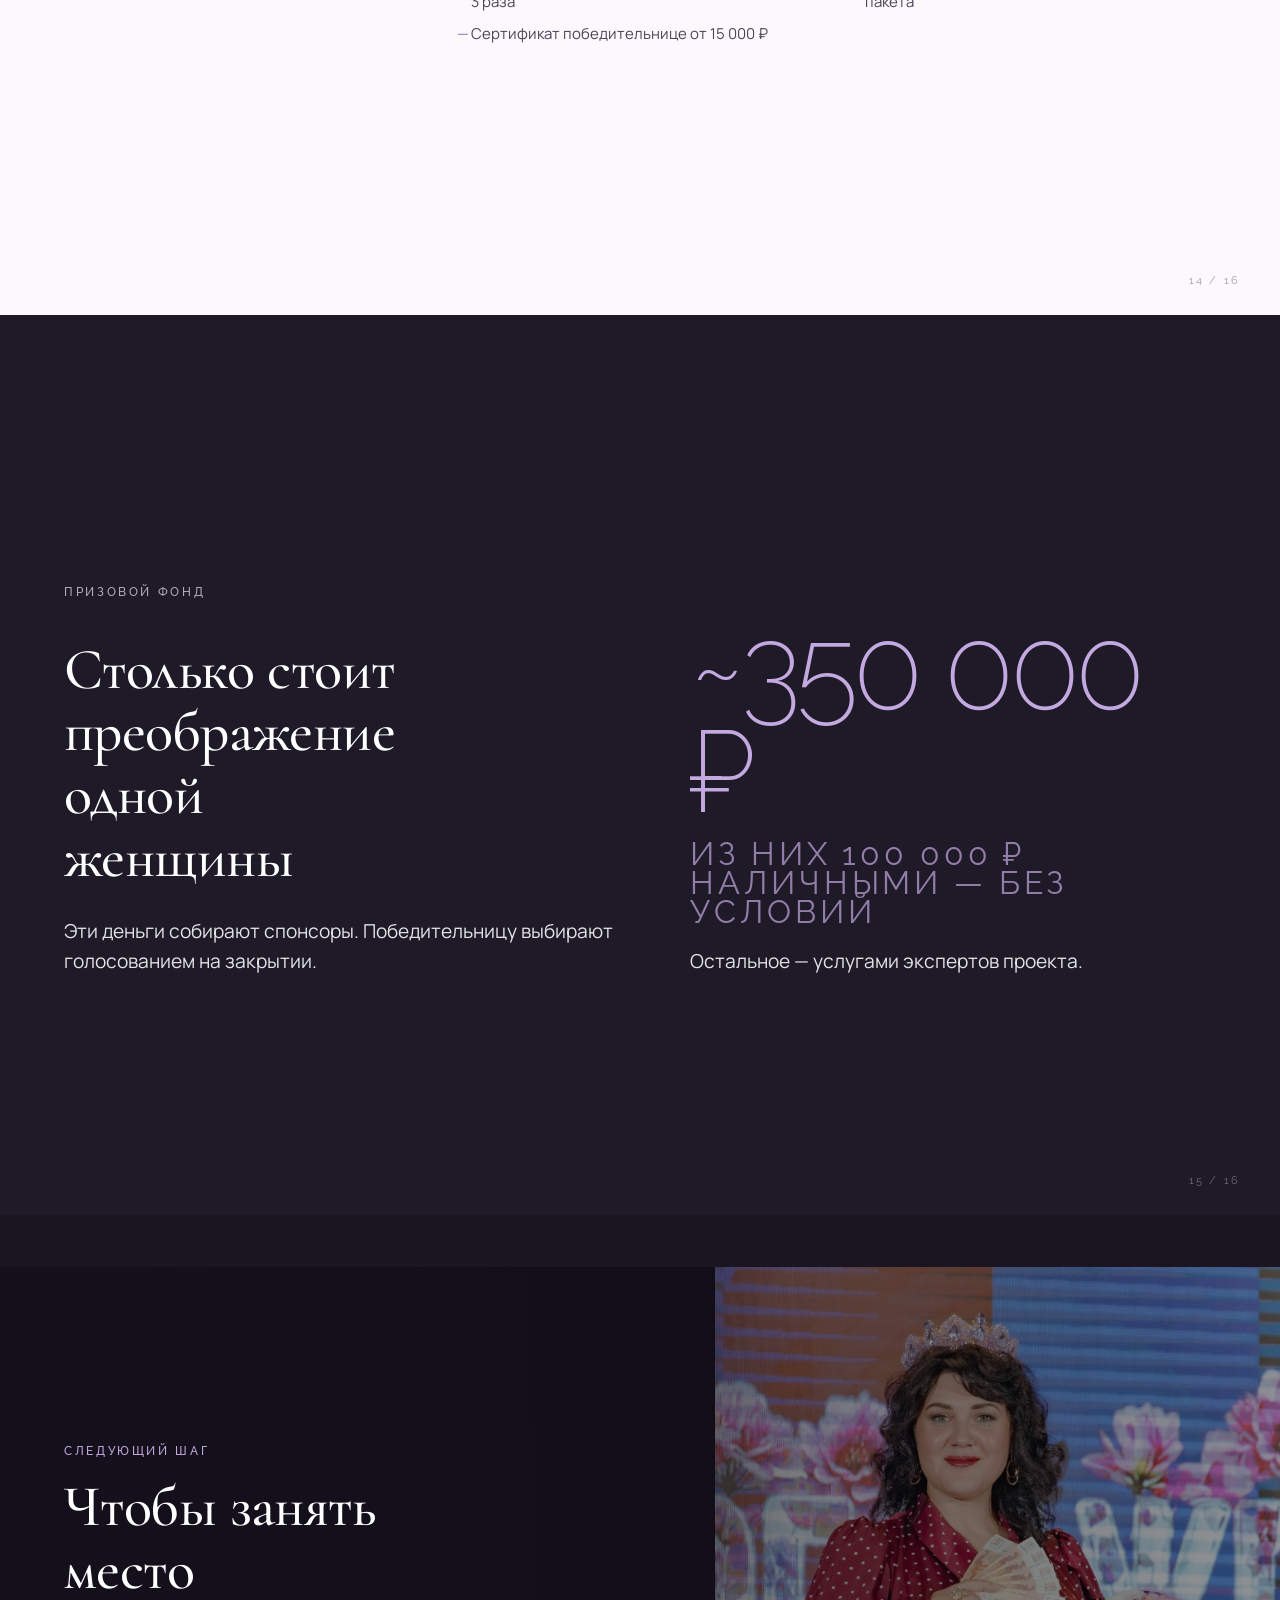
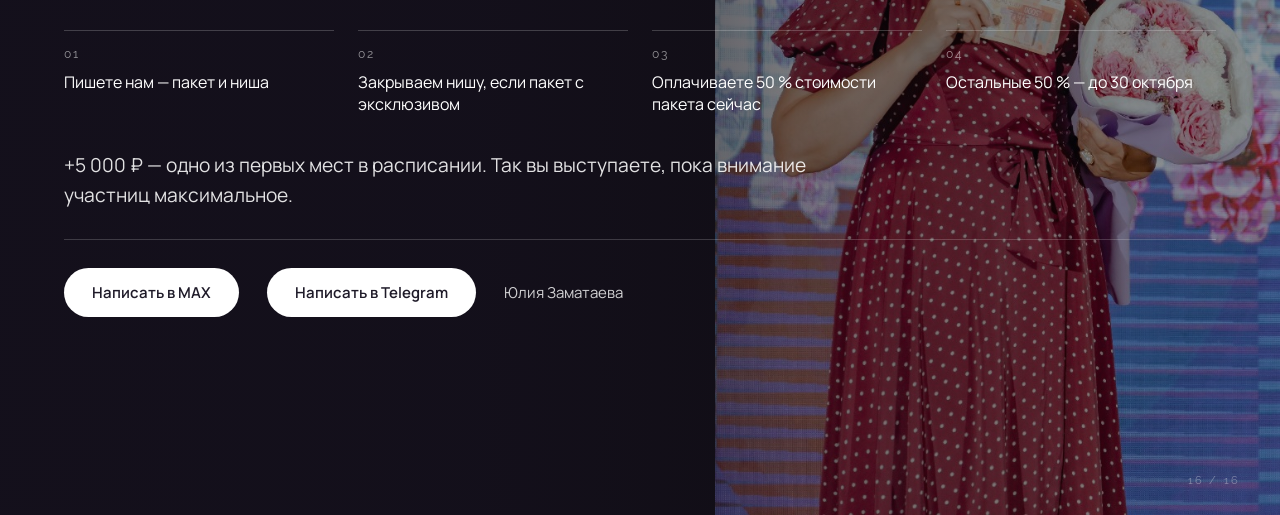
<file: sponsors-deck.html>
<!DOCTYPE html>
<html lang="ru">
<head>
  <meta charset="UTF-8">
  <meta name="viewport" content="width=device-width, initial-scale=1.0">
  <meta name="robots" content="noindex, nofollow">
  <title>Преображение — предложение для экспертов и компаний</title>
  <link rel="preconnect" href="https://fonts.googleapis.com">
  <link rel="preconnect" href="https://fonts.gstatic.com" crossorigin>
  <link href="https://fonts.googleapis.com/css2?family=Cormorant+Garamond:ital,wght@0,400;0,500;0,600;0,700;1,400&family=Manrope:wght@300;400;500;600;700&family=Raleway:wght@200;300;400;500;600&display=swap" rel="stylesheet">
  <style>
    :root {
      --lilac: #8B6CB0;
      --lilac-deep: #6B4F8C;
      --lilac-soft: #E8E3F0;
      --lilac-mist: #F6F3FA;
      --ink: #1e1a28;
      --ink-soft: #4A4458;
      --muted: #7A7488;
      --line: #E4DFEC;
      --white: #fff;
      --cream: #FBF9FC;
      --font-display: 'Raleway', sans-serif;
      --font-heading: 'Cormorant Garamond', Georgia, serif;
      --font-body: 'Manrope', sans-serif;
    }

    *, *::before, *::after { box-sizing: border-box; margin: 0; padding: 0; }

    html { scroll-behavior: smooth; }

    body {
      font-family: var(--font-body);
      color: var(--ink);
      background: var(--ink);
      -webkit-font-smoothing: antialiased;
    }

    .deck-nav {
      position: fixed;
      top: 0; left: 0; right: 0;
      z-index: 50;
      display: flex;
      align-items: center;
      justify-content: space-between;
      padding: 14px 28px;
      background: rgba(30, 26, 40, .72);
      backdrop-filter: blur(14px);
      color: rgba(255,255,255,.85);
      font-size: 13px;
      letter-spacing: .04em;
    }
    .deck-nav__brand {
      display: flex;
      align-items: center;
      gap: 10px;
      font-family: var(--font-display);
      font-weight: 500;
      text-transform: uppercase;
      letter-spacing: .18em;
      font-size: 12px;
    }
    .deck-nav__brand img { width: 22px; height: 22px; }
    .deck-nav__actions { display: flex; gap: 10px; align-items: center; }
    .deck-nav__hint { opacity: .55; margin-right: 8px; }
    .deck-nav button, .deck-nav a.btn {
      font-family: var(--font-body);
      font-size: 13px;
      font-weight: 600;
      border: 1px solid rgba(255,255,255,.25);
      background: transparent;
      color: #fff;
      padding: 8px 16px;
      border-radius: 999px;
      cursor: pointer;
      text-decoration: none;
    }
    .deck-nav button:hover, .deck-nav a.btn:hover { background: rgba(255,255,255,.1); }
    .deck-nav a.btn--fill {
      background: var(--lilac);
      border-color: var(--lilac);
    }

    .progress {
      position: fixed;
      top: 52px; left: 0; right: 0;
      height: 2px;
      z-index: 51;
      background: rgba(255,255,255,.08);
    }
    .progress__bar {
      height: 100%;
      width: 0%;
      background: linear-gradient(90deg, var(--lilac), #C4A8E0);
      transition: width .25s ease;
    }

    .slide {
      min-height: 100vh;
      min-height: 100dvh;
      display: flex;
      flex-direction: column;
      justify-content: center;
      position: relative;
      overflow: hidden;
      padding: 88px 64px 56px;
    }

    .slide--dark {
      background: var(--ink);
      color: #fff;
    }
    .slide--light {
      background: var(--cream);
      color: var(--ink);
    }
    .slide--lilac {
      background: linear-gradient(145deg, #2A2238 0%, #4A3568 45%, #8B6CB0 100%);
      color: #fff;
    }
    .slide--photo {
      color: #fff;
      background: #1a1520;
    }
    .slide--photo .slide__bg {
      position: absolute;
      inset: 0;
      background-size: cover;
      background-position: center;
      filter: brightness(.42) saturate(1.05);
      transform: scale(1.02);
    }
    .slide--photo .slide__bg--winner {
      top: 52px;
      background-position: right top;
      background-size: auto 100%;
      background-repeat: no-repeat;
      background-color: #1a1520;
      filter: brightness(.62) saturate(1.05);
      transform: none;
    }
    .slide--photo .slide__veil {
      position: absolute;
      inset: 0;
      background:
        linear-gradient(105deg, rgba(20,16,28,.88) 0%, rgba(20,16,28,.55) 48%, rgba(20,16,28,.25) 100%);
    }
    .slide--photo:has(.slide__bg--winner) .slide__veil {
      top: 52px;
      background:
        linear-gradient(90deg, rgba(20,16,28,.94) 0%, rgba(20,16,28,.82) 38%, rgba(20,16,28,.25) 62%, rgba(20,16,28,.08) 100%);
    }

    .slide__inner {
      position: relative;
      z-index: 2;
      max-width: 1180px;
      width: 100%;
      margin: 0 auto;
    }

    .eyebrow {
      font-family: var(--font-display);
      font-size: 12px;
      font-weight: 500;
      letter-spacing: .22em;
      text-transform: uppercase;
      opacity: .65;
      margin-bottom: 18px;
    }
    .slide--light .eyebrow { color: var(--lilac); opacity: 1; }

    h1, h2 {
      font-family: var(--font-heading);
      font-weight: 500;
      line-height: 1.08;
      letter-spacing: -.01em;
    }
    h1 { font-size: clamp(48px, 7vw, 92px); }
    h2 { font-size: clamp(36px, 4.6vw, 58px); margin-bottom: 28px; max-width: 18ch; }

    .lead {
      font-size: clamp(17px, 1.5vw, 20px);
      line-height: 1.55;
      max-width: 42em;
      opacity: .88;
      font-weight: 400;
    }
    .slide--light .lead { color: var(--ink-soft); opacity: 1; }

    .brand-mark {
      font-family: var(--font-display);
      font-weight: 300;
      letter-spacing: .28em;
      text-transform: uppercase;
      font-size: clamp(28px, 4vw, 48px);
      margin-bottom: 12px;
    }

    .facts {
      display: flex;
      flex-wrap: wrap;
      gap: 12px 28px;
      margin-top: 36px;
      list-style: none;
    }
    .facts li {
      font-size: 15px;
      opacity: .8;
      padding-left: 14px;
      position: relative;
    }
    .facts li::before {
      content: '';
      position: absolute;
      left: 0; top: .55em;
      width: 5px; height: 5px;
      border-radius: 50%;
      background: var(--lilac-light, #B8A0D2);
    }
    .slide--light .facts li::before { background: var(--lilac); }

    .grid-2 {
      display: grid;
      grid-template-columns: 1fr 1fr;
      gap: 28px 40px;
      margin-top: 8px;
    }
    .grid-4 {
      display: grid;
      grid-template-columns: repeat(4, 1fr);
      gap: 20px;
      margin-top: 8px;
    }
    .grid-3 {
      display: grid;
      grid-template-columns: repeat(3, 1fr);
      gap: 24px;
    }

    .benefit {
      padding: 28px 0 8px;
      border-top: 1px solid rgba(255,255,255,.18);
    }
    .slide--light .benefit { border-top-color: var(--line); }
    .benefit h3 {
      font-family: var(--font-heading);
      font-size: 26px;
      font-weight: 500;
      margin-bottom: 10px;
      line-height: 1.2;
    }
    .benefit p {
      font-size: 15px;
      line-height: 1.55;
      opacity: .82;
      max-width: 36em;
    }
    .slide--light .benefit p { color: var(--ink-soft); opacity: 1; }

    .stat {
      padding: 24px 0;
      border-top: 1px solid var(--line);
    }
    .stat__num {
      font-family: var(--font-display);
      font-weight: 300;
      font-size: clamp(36px, 4vw, 52px);
      letter-spacing: -.02em;
      color: var(--lilac-deep);
      line-height: 1;
      margin-bottom: 8px;
    }
    .stat__label {
      font-size: 14px;
      color: var(--ink-soft);
      line-height: 1.45;
    }

    .timeline {
      display: grid;
      grid-template-columns: repeat(4, 1fr);
      gap: 0;
      margin-top: 12px;
      position: relative;
    }
    .timeline::before {
      content: '';
      position: absolute;
      top: 14px; left: 0; right: 0;
      height: 1px;
      background: var(--line);
    }
    .tl {
      padding: 0 20px 0 0;
      position: relative;
    }
    .tl__dot {
      width: 10px; height: 10px;
      border-radius: 50%;
      background: var(--lilac);
      margin-bottom: 22px;
      position: relative;
      z-index: 1;
      box-shadow: 0 0 0 6px var(--cream);
    }
    .tl__phase {
      font-family: var(--font-display);
      font-size: 11px;
      letter-spacing: .16em;
      text-transform: uppercase;
      color: var(--lilac);
      margin-bottom: 8px;
    }
    .tl h3 {
      font-family: var(--font-heading);
      font-size: 24px;
      font-weight: 500;
      margin-bottom: 8px;
    }
    .tl p { font-size: 14px; color: var(--ink-soft); line-height: 1.5; }

    .compare-box {
      display: grid;
      grid-template-columns: 1fr auto 1fr;
      gap: 32px;
      align-items: stretch;
      margin-top: 12px;
    }
    .compare-card {
      background: rgba(255,255,255,.06);
      border: 1px solid rgba(255,255,255,.12);
      padding: 32px;
      border-radius: 4px;
    }
    .compare-card h3 {
      font-family: var(--font-heading);
      font-size: 28px;
      font-weight: 500;
      margin-bottom: 16px;
    }
    .compare-card p, .compare-card li {
      font-size: 15px;
      line-height: 1.55;
      opacity: .85;
    }
    .compare-card ul { list-style: none; display: grid; gap: 10px; }
    .compare-vs {
      align-self: center;
      font-family: var(--font-display);
      letter-spacing: .2em;
      font-size: 12px;
      opacity: .5;
    }
    .highlight-num {
      font-family: var(--font-display);
      font-weight: 300;
      font-size: 64px;
      letter-spacing: -.03em;
      color: #C4A8E0;
      line-height: 1;
      margin: 24px 0 8px;
    }

    .remain-list {
      list-style: none;
      display: grid;
      grid-template-columns: 1fr 1fr;
      gap: 18px 40px;
      margin-top: 8px;
    }
    .remain-list li {
      display: flex;
      gap: 16px;
      align-items: flex-start;
      font-size: 17px;
      line-height: 1.4;
      padding-top: 16px;
      border-top: 1px solid var(--line);
    }
    .remain-list span {
      font-family: var(--font-display);
      font-size: 12px;
      letter-spacing: .14em;
      color: var(--lilac);
      min-width: 28px;
      padding-top: 4px;
    }

    .media-row {
      display: grid;
      grid-template-columns: repeat(3, 1fr);
      gap: 20px;
      margin-top: 12px;
    }
    .media-card {
      position: relative;
      aspect-ratio: 4/3;
      overflow: hidden;
      border-radius: 4px;
    }
    .media-card img {
      width: 100%; height: 100%;
      object-fit: cover;
      display: block;
      filter: brightness(.85);
    }
    .media-card img.media-card__portrait {
      object-position: center 18%;
    }
    .media-card figcaption {
      position: absolute;
      left: 0; right: 0; bottom: 0;
      padding: 20px;
      background: linear-gradient(transparent, rgba(20,16,28,.85));
      font-family: var(--font-heading);
      font-size: 22px;
      color: #fff;
    }
    .media-card small {
      display: block;
      font-family: var(--font-body);
      font-size: 13px;
      opacity: .75;
      margin-top: 4px;
    }

    .quote {
      padding: 28px 0;
      border-top: 1px solid var(--line);
    }
    .quote p {
      font-family: var(--font-heading);
      font-size: clamp(22px, 2.2vw, 28px);
      line-height: 1.35;
      font-weight: 400;
      margin-bottom: 16px;
      max-width: 28em;
    }
    .quote footer {
      font-size: 14px;
      color: var(--muted);
    }
    .quote strong { color: var(--ink); font-weight: 600; }

    .story {
      padding: 24px 0;
      border-top: 1px solid rgba(255,255,255,.15);
    }
    .story h3 {
      font-family: var(--font-heading);
      font-size: 26px;
      font-weight: 500;
      margin-bottom: 10px;
    }
    .story p { font-size: 15px; line-height: 1.55; opacity: .85; max-width: 36em; }

    .ladder {
      display: grid;
      gap: 0;
      margin-top: 8px;
    }
    .ladder__row {
      display: grid;
      grid-template-columns: 180px 120px 1fr 1.2fr;
      gap: 20px;
      align-items: baseline;
      padding: 18px 0;
      border-top: 1px solid var(--line);
    }
    .ladder__row:last-child { border-bottom: 1px solid var(--line); }
    .ladder__name {
      font-family: var(--font-heading);
      font-size: 26px;
      font-weight: 500;
    }
    .ladder__price {
      font-family: var(--font-display);
      font-weight: 500;
      font-size: 18px;
      color: var(--lilac-deep);
    }
    .ladder__job {
      font-size: 15px;
      font-weight: 600;
      color: var(--ink);
    }
    .ladder__who {
      font-size: 14px;
      color: var(--muted);
      line-height: 1.4;
    }

    .table-wrap { overflow-x: auto; margin-top: 8px; }
    table.cmp {
      width: 100%;
      border-collapse: collapse;
      font-size: 13px;
      min-width: 860px;
    }
    table.cmp th, table.cmp td {
      padding: 10px 12px;
      text-align: center;
      border-bottom: 1px solid var(--line);
      vertical-align: middle;
    }
    table.cmp th:first-child, table.cmp td:first-child {
      text-align: left;
      font-weight: 500;
      width: 28%;
    }
    table.cmp thead th {
      font-family: var(--font-display);
      font-size: 11px;
      letter-spacing: .08em;
      text-transform: uppercase;
      color: var(--lilac-deep);
      background: var(--lilac-mist);
      position: sticky;
      top: 0;
    }
    table.cmp .sec td {
      background: var(--lilac-mist);
      font-family: var(--font-display);
      font-size: 11px;
      letter-spacing: .14em;
      text-transform: uppercase;
      color: var(--lilac);
      text-align: left;
      padding-top: 16px;
    }
    table.cmp .yes { color: var(--lilac-deep); font-weight: 600; }
    table.cmp .no { color: #C5C0CC; }
    table.cmp .price-row td {
      font-family: var(--font-display);
      font-weight: 600;
      font-size: 15px;
      color: var(--ink);
      background: #fff;
    }

    .pkg-grid {
      display: grid;
      grid-template-columns: repeat(5, 1fr);
      gap: 14px;
      margin-top: 8px;
      align-items: stretch;
    }
    .pkg {
      background: #fff;
      border: 1px solid var(--line);
      padding: 22px 18px;
      display: flex;
      flex-direction: column;
      min-height: 420px;
    }
    .pkg--top {
      border-color: var(--lilac);
      background: linear-gradient(180deg, #F8F4FC 0%, #fff 40%);
      box-shadow: 0 12px 40px rgba(139,108,176,.12);
    }
    .pkg__tag {
      font-family: var(--font-display);
      font-size: 10px;
      letter-spacing: .16em;
      text-transform: uppercase;
      color: var(--lilac);
      margin-bottom: 10px;
      min-height: 14px;
    }
    .pkg h3 {
      font-family: var(--font-heading);
      font-size: 24px;
      font-weight: 500;
      line-height: 1.15;
      margin-bottom: 6px;
      min-height: 2.4em;
    }
    .pkg__price {
      font-family: var(--font-display);
      font-size: 22px;
      font-weight: 500;
      color: var(--lilac-deep);
      margin-bottom: 14px;
    }
    .pkg__diff {
      font-size: 13px;
      line-height: 1.4;
      color: var(--ink-soft);
      margin-bottom: 16px;
      padding-bottom: 14px;
      border-bottom: 1px solid var(--line);
      min-height: 5.2em;
    }
    .pkg ul {
      list-style: none;
      display: grid;
      gap: 8px;
      flex: 1;
    }
    .pkg li {
      font-size: 12.5px;
      line-height: 1.35;
      color: var(--ink-soft);
      padding-left: 12px;
      position: relative;
    }
    .pkg li::before {
      content: '';
      position: absolute;
      left: 0; top: .5em;
      width: 5px; height: 5px;
      border-radius: 50%;
      background: var(--lilac);
    }

    .split-3 {
      display: grid;
      grid-template-columns: repeat(3, 1fr);
      gap: 28px;
      margin-top: 8px;
    }
    .duty {
      padding-top: 20px;
      border-top: 1px solid var(--line);
    }
    .duty h3 {
      font-family: var(--font-heading);
      font-size: 26px;
      font-weight: 500;
      margin-bottom: 14px;
    }
    .duty ul { list-style: none; display: grid; gap: 10px; }
    .duty li {
      font-size: 15px;
      line-height: 1.45;
      color: var(--ink-soft);
      padding-left: 14px;
      position: relative;
    }
    .duty li::before {
      content: '—';
      position: absolute;
      left: 0;
      color: var(--lilac);
    }

    .prize-row {
      display: grid;
      grid-template-columns: 1.1fr 1fr;
      gap: 48px;
      align-items: end;
      margin-top: 8px;
    }
    .prize-big {
      font-family: var(--font-display);
      font-weight: 200;
      font-size: clamp(64px, 9vw, 120px);
      letter-spacing: -.04em;
      line-height: .9;
      color: #C4A8E0;
    }
    .prize-big span {
      display: block;
      font-size: .28em;
      letter-spacing: .12em;
      text-transform: uppercase;
      font-weight: 400;
      opacity: .7;
      margin-top: 16px;
    }

    .steps {
      display: grid;
      grid-template-columns: repeat(4, 1fr);
      gap: 24px;
      margin: 12px 0 36px;
    }
    .step {
      padding-top: 16px;
      border-top: 1px solid rgba(255,255,255,.2);
    }
    .step__n {
      font-family: var(--font-display);
      font-size: 12px;
      letter-spacing: .18em;
      opacity: .55;
      margin-bottom: 10px;
    }
    .step p { font-size: 16px; line-height: 1.4; }

    .cta-box {
      display: flex;
      flex-wrap: wrap;
      gap: 16px 28px;
      align-items: center;
      margin-top: 28px;
      padding-top: 28px;
      border-top: 1px solid rgba(255,255,255,.18);
    }
    .cta-box a {
      display: inline-flex;
      align-items: center;
      justify-content: center;
      padding: 14px 28px;
      border-radius: 999px;
      background: #fff;
      color: var(--ink);
      font-weight: 600;
      font-size: 15px;
      text-decoration: none;
    }
    .cta-box a:hover { transform: translateY(-1px); }
    .cta-meta { font-size: 15px; opacity: .8; }

    .slide-num {
      position: absolute;
      right: 40px;
      bottom: 28px;
      font-family: var(--font-display);
      font-size: 11px;
      letter-spacing: .2em;
      opacity: .35;
      z-index: 3;
    }
    .slide--light .slide-num { opacity: .4; }

    @media (max-width: 1100px) {
      .slide { padding: 80px 28px 48px; }
      .grid-4, .timeline, .pkg-grid, .steps, .media-row, .split-3, .grid-3 {
        grid-template-columns: 1fr 1fr;
      }
      .pkg-grid { grid-template-columns: 1fr 1fr; }
      .ladder__row { grid-template-columns: 1fr 1fr; gap: 6px 16px; }
      .ladder__who { grid-column: 1 / -1; }
      .compare-box { grid-template-columns: 1fr; }
      .compare-vs { display: none; }
      .prize-row { grid-template-columns: 1fr; gap: 24px; }
      .remain-list { grid-template-columns: 1fr; }
    }
    @media (max-width: 700px) {
      .deck-nav__hint { display: none; }
      .grid-2, .grid-4, .timeline, .pkg-grid, .steps, .media-row, .split-3 {
        grid-template-columns: 1fr;
      }
      .timeline::before { display: none; }
    }

    @media print {
      .deck-nav, .progress { display: none !important; }
      body { background: #fff; }
      .slide {
        min-height: auto;
        height: 100vh;
        page-break-after: always;
        break-after: page;
        padding: 48px 40px;
      }
      .slide:last-child { page-break-after: auto; }
      .slide--photo .slide__bg { filter: brightness(.5); }
      a { color: inherit; }
    }
  </style>
</head>
<body>

  <nav class="deck-nav" aria-label="Навигация по презентации">
    <div class="deck-nav__brand">
      <img src="assets/p-letter-hq.png" alt="">
      Преображение · партнёрам
    </div>
    <div class="deck-nav__actions">
      <span class="deck-nav__hint">← → или пробел</span>
      <button type="button" id="btnPrev">Назад</button>
      <button type="button" id="btnNext">Далее</button>
      <a class="btn" href="https://max.ru/u/f9LHodD0cOLAAaqT882mCdaaWPJ9N4AajNcrzfgKehyu_iHxxquaYCgdXhI" target="_blank" rel="noopener">Написать в MAX</a>
      <a class="btn btn--fill" href="https://t.me/JZPMUstudio" target="_blank" rel="noopener">Написать в Telegram</a>
    </div>
  </nav>
  <div class="progress" aria-hidden="true"><div class="progress__bar" id="progressBar"></div></div>

  <!-- 1 COVER -->
  <section class="slide slide--photo" data-slide>
    <div class="slide__bg" style="background-image:url('assets/deck-group-2026.jpg')"></div>
    <div class="slide__veil"></div>
    <div class="slide__inner">
      <p class="brand-mark">Преображение</p>
      <h1>Предложение<br>для экспертов<br>и компаний</h1>
      <p class="lead" style="margin-top:28px;">Социальный проект для женщин. Барнаул. 8 сезон.</p>
    </div>
    <span class="slide-num">01 / 16</span>
  </section>

  <!-- 2 WHAT -->
  <section class="slide slide--light" data-slide>
    <div class="slide__inner">
      <p class="eyebrow">О проекте</p>
      <h2>Два месяца, которые меняют жизнь ~100 женщин</h2>
      <p class="lead">«Преображение» — бесплатный проект для женщин Барнаула. Участницы работают с экспертами: мастер-классы, домашние задания, изменения во внешности, здоровье, отношении к себе и к деньгам.</p>
      <p class="lead" style="margin-top:16px;">В финале выбирают победительницу. Она получает 100 000 ₽ наличными и услуги экспертов. Общая стоимость преображения — около 350 000 ₽.</p>
      <p class="lead" style="margin-top:16px;">Для участниц проект бесплатный. Его оплачивают эксперты и компании — и получают доступ к аудитории.</p>
      <ul class="facts">
        <li>Подкаст «Споры»</li>
        <li>7 сезонов позади · идёт 8-й</li>
        <li>~100 участниц за сезон</li>
      </ul>
    </div>
    <span class="slide-num">02 / 16</span>
  </section>

  <!-- 3 BENEFITS -->
  <section class="slide slide--dark" data-slide>
    <div class="slide__inner">
      <p class="eyebrow">Выгода для бизнеса</p>
      <h2>Вы платите не за логотип на баннере</h2>
      <div class="grid-2">
        <article class="benefit">
          <h3>Вас слушают, а не смотрят</h3>
          <p>Мастер-класс — полтора часа, когда ~80 женщин слушают вас как специалиста. После такого к вам приходят готовыми.</p>
        </article>
        <article class="benefit">
          <h3>Участницы рассказывают о вас сами</h3>
          <p>Два месяца они пишут отзывы об экспертах, рассказывают своему окружению, как меняются, упоминают ваше имя и благодарят. Это ~100 рекомендаций вместо одного рекламного поста.</p>
        </article>
        <article class="benefit">
          <h3>Вы уносите контент</h3>
          <p>Фото, видео мастер-класса, отзывы, сюжет о подарке. Хватит на 12 месяцев публикаций.</p>
        </article>
      </div>
    </div>
    <span class="slide-num">03 / 16</span>
  </section>

  <!-- 4 AUDIENCE -->
  <section class="slide slide--light" data-slide>
    <div class="slide__inner">
      <p class="eyebrow">Аудитория</p>
      <h2>Кто вас увидит</h2>
      <div class="grid-4">
        <div class="stat">
          <div class="stat__num">~100</div>
          <div class="stat__label">участниц · 18–70 лет · два месяца в одном чате с вами</div>
        </div>
        <div class="stat">
          <div class="stat__num">120+</div>
          <div class="stat__label">гостей на открытии · 60+ на закрытии · логотип на сцене и в фотозоне</div>
        </div>
        <div class="stat">
          <div class="stat__num">~5 000</div>
          <div class="stat__label">средний охват поста · IG 359 · ВК 301 · TG 255 · MAX 208</div>
        </div>
        <div class="stat">
          <div class="stat__num">30 000+</div>
          <div class="stat__label">суммарно соцсети участниц и экспертов · каждая отметка — контакт с вами</div>
        </div>
      </div>
    </div>
    <span class="slide-num">04 / 16</span>
  </section>

  <!-- 5 TIMELINE -->
  <section class="slide slide--light" data-slide>
    <div class="slide__inner">
      <p class="eyebrow">Механика</p>
      <h2>Что происходит с вашим участием</h2>
      <div class="timeline">
        <div class="tl">
          <div class="tl__dot"></div>
          <div class="tl__phase">Неделя 0</div>
          <h3>Открытие</h3>
          <p>Логотип на сцене и в фотозоне. Ведущий называет компанию. Гости забирают листовки.</p>
        </div>
        <div class="tl">
          <div class="tl__dot"></div>
          <div class="tl__phase">Недели 1–8</div>
          <h3>Мастер-классы</h3>
          <p>Полтора часа с участницами. Домашнее задание и проверка. Ответы в общем чате.</p>
        </div>
        <div class="tl">
          <div class="tl__dot"></div>
          <div class="tl__phase">Все 2 месяца</div>
          <h3>Соцсети</h3>
          <p>Генерального партнёра упоминаем в подвале каждого поста. Экспертов и спонсоров — в основных публикациях. Отдельный сюжет — всем, кроме пакета «Спонсор». Плюс видео-визитка, розыгрыши и гивы.</p>
        </div>
        <div class="tl">
          <div class="tl__dot"></div>
          <div class="tl__phase">Финал</div>
          <h3>Закрытие</h3>
          <p>Отдельный сюжет о вас и вашем подарке победительнице. Логотип на сертификатах. Текст со сцены.</p>
        </div>
      </div>
    </div>
    <span class="slide-num">05 / 16</span>
  </section>

  <!-- 6 VS ADS -->
  <section class="slide slide--dark" data-slide>
    <div class="slide__inner">
      <p class="eyebrow">Сравнение</p>
      <h2>Это лучше чем реклама</h2>
      <div class="compare-box">
        <div class="compare-card">
          <h3>Таргет</h3>
          <ul>
            <li>300 ₽ за 1 000 показов в Барнауле</li>
            <li>Показ — полсекунды пролистывания</li>
            <li>Один лид ≈ 2 500 ₽</li>
          </ul>
        </div>
        <div class="compare-vs">VS</div>
        <div class="compare-card">
          <h3>Мастер-класс</h3>
          <ul>
            <li>Полтора часа реальной работы</li>
            <li>Выполнение вашего домашнего задания участницами</li>
            <li>Через два месяца вас знают по имени</li>
          </ul>
        </div>
      </div>
      <div class="highlight-num">~100</div>
      <p class="lead">столько участниц прошлых сезонов стали клиентами экспертов проекта.</p>
    </div>
    <span class="slide-num">06 / 16</span>
  </section>

  <!-- 7 REMAINS -->
  <section class="slide slide--light" data-slide>
    <div class="slide__inner">
      <p class="eyebrow">После проекта</p>
      <h2>У вас остаётся</h2>
      <ul class="remain-list">
        <li><span>01</span>Видео с мастер-класса — контент на весь год</li>
        <li><span>02</span>Фото: вы на сцене, логотип, ваши клиентки</li>
        <li><span>03</span>Интервью или подкаст</li>
        <li><span>04</span>Сюжет о подарке победительнице</li>
        <li><span>05</span>+30 контактов среди экспертов города</li>
        <li><span>06</span>Строчка «эксперт проекта „Преображение“» в профиле</li>
      </ul>
    </div>
    <span class="slide-num">07 / 16</span>
  </section>

  <!-- 8 PHOTOS -->
  <section class="slide slide--light" data-slide>
    <div class="slide__inner">
      <p class="eyebrow">Этот год</p>
      <h2>Как это было</h2>
      <div class="media-row">
        <figure class="media-card">
          <img src="assets/deck-group-2026.jpg" alt="Участницы и эксперты">
          <figcaption>Выпускной<small>Участницы, эксперты и гости сезона</small></figcaption>
        </figure>
        <figure class="media-card">
          <img class="media-card__portrait" src="assets/deck-winner-2026.jpg" alt="Победительница">
          <figcaption>Победительница<small>Приз и преображение</small></figcaption>
        </figure>
        <figure class="media-card">
          <img src="assets/gallery/group-celebration.jpg" alt="Команда проекта">
          <figcaption>Команда проекта<small>Эксперты и организаторы на сцене</small></figcaption>
        </figure>
      </div>
    </div>
    <span class="slide-num">08 / 16</span>
  </section>

  <!-- 9 TESTIMONIALS -->
  <section class="slide slide--light" data-slide>
    <div class="slide__inner">
      <p class="eyebrow">Эксперты прошлых сезонов</p>
      <h2>Что говорят те, кто уже был экспертом проекта</h2>
      <blockquote class="quote">
        <p>«В 7-й сезон я зашла с пакетом „Эксперт“. После мастер-класса ко мне пришли 15 новых участниц, выручка — более 100 000 ₽. 10 из них продолжают ко мне ходить — для меня это главный показатель».</p>
        <footer><strong>Дарья Рутц</strong> · Пространство красоты RUTZ</footer>
      </blockquote>
      <blockquote class="quote">
        <p>«Зашла в 7 сезоне пакетом „Эксперт“. После мастер-класса на вводные тренировки пришли все участницы. Около 15 % остались постоянными клиентами».</p>
        <footer><strong>Марина Палагина</strong> · Body Club</footer>
      </blockquote>
      <blockquote class="quote">
        <p>«Зашла в проект „Преображение“ в 5 сезоне с пакетом „Эксперт“. После мастер-класса записались 14 участниц, 3 остались постоянными клиентками. Очень довольна результатом».</p>
        <footer><strong>Анастасия Вишняк</strong> · психолог, нейрокоуч</footer>
      </blockquote>
    </div>
    <span class="slide-num">09 / 16</span>
  </section>

  <!-- 10 STORIES -->
  <section class="slide slide--lilac" data-slide>
    <div class="slide__inner">
      <p class="eyebrow">Благотворительность</p>
      <h2>Здесь вы видите результат своими глазами</h2>
      <p class="lead" style="margin-bottom:28px;">Можно перевести деньги в фонд и получить отчёт в конце года. А можно два месяца работать с женщиной и своими глазами увидеть, как она меняется благодаря вам.</p>
      <div class="grid-2">
        <article class="story">
          <h3>Ольга Генералова</h3>
          <p>Победительница 7 сезона. Пришла домохозяйкой — вышла предпринимателем-ремесленником. Улучшились отношения с мужем. Начала путь к здоровому весу с нутрициологом проекта.</p>
        </article>
        <article class="story">
          <h3>Елена Мерских</h3>
          <p>До проекта: удалёнка в четырёх стенах, +20 кг, общение только с родными. После: −10 кг, фитнес, новый гардероб, новые отношения.</p>
        </article>
      </div>
    </div>
    <span class="slide-num">10 / 16</span>
  </section>

  <!-- 11 LADDER -->
  <section class="slide slide--light" data-slide>
    <div class="slide__inner">
      <p class="eyebrow">Тарифы</p>
      <h2>Пять форматов. Каждый следующий включает предыдущий</h2>
      <div class="ladder">
        <div class="ladder__row">
          <div class="ladder__name">Спонсор</div>
          <div class="ladder__price">10 000 ₽</div>
          <div class="ladder__job">Вас видят</div>
          <div class="ladder__who">Для локального бизнеса, который хочет попробовать</div>
        </div>
        <div class="ladder__row">
          <div class="ladder__name">Спонсор+</div>
          <div class="ladder__price">15 000 ₽</div>
          <div class="ladder__job">Запоминают в финале</div>
          <div class="ladder__who">Отдельный сюжет о вас и вашем подарке победительнице</div>
        </div>
        <div class="ladder__row">
          <div class="ladder__name">Эксперт</div>
          <div class="ladder__price">30 000 ₽</div>
          <div class="ladder__job">Вас слушают</div>
          <div class="ladder__who">Мастер-класс, чат, видео-визитка — оценят те, кому так важно доверие клиента</div>
        </div>
        <div class="ladder__row">
          <div class="ladder__name">Спонсор-эксперт</div>
          <div class="ladder__price">40 000 ₽</div>
          <div class="ladder__job">Без конкурентов</div>
          <div class="ladder__who">Эксклюзив в нише, интервью, приоритетное размещение</div>
        </div>
        <div class="ladder__row">
          <div class="ladder__name">Генеральный</div>
          <div class="ladder__price">120 000 ₽</div>
          <div class="ladder__job">Сезон — ваш</div>
          <div class="ladder__who">Одно место. Имя в анонсах, эксклюзив категории</div>
        </div>
      </div>
    </div>
    <span class="slide-num">11 / 16</span>
  </section>

  <!-- 12 TABLE -->
  <section class="slide slide--light" data-slide>
    <div class="slide__inner">
      <p class="eyebrow">Сравнение</p>
      <h2 style="max-width:none;">Чем пакеты отличаются</h2>
      <div class="table-wrap">
        <table class="cmp">
          <thead>
            <tr>
              <th></th>
              <th>Спонсор<br>10 000</th>
              <th>Спонсор+<br>15 000</th>
              <th>Эксперт<br>30 000</th>
              <th>Сп.-эксперт<br>40 000</th>
              <th>Генеральный<br>120 000</th>
            </tr>
          </thead>
          <tbody>
            <tr class="sec"><td colspan="6">Присутствие</td></tr>
            <tr><td>Логотип на сцене и в фотозоне</td><td class="yes">✓</td><td class="yes">✓</td><td class="yes">✓</td><td class="yes">центр</td><td class="yes">первым</td></tr>
            <tr><td>Печатная продукция на площадке</td><td class="yes">✓</td><td class="yes">✓</td><td class="yes">✓</td><td class="yes">✓</td><td class="yes">✓</td></tr>
            <tr><td>Логотип на сайте / бейджах / сертификатах</td><td class="no">—</td><td class="no">—</td><td class="yes">✓</td><td class="yes">центр</td><td class="yes">первым</td></tr>
            <tr><td>Ролап у сцены</td><td class="no">—</td><td class="no">—</td><td class="no">—</td><td class="no">—</td><td class="yes">✓</td></tr>
            <tr><td>Логотип на афише · «сезон при поддержке»</td><td class="no">—</td><td class="no">—</td><td class="no">—</td><td class="no">—</td><td class="yes">✓</td></tr>
            <tr class="sec"><td colspan="6">Медиа</td></tr>
            <tr><td>Упоминания в основных публикациях</td><td>3</td><td>3</td><td>5</td><td>7</td><td>без лимита</td></tr>
            <tr><td>Упоминание в подвале каждого поста</td><td class="no">—</td><td class="no">—</td><td class="no">—</td><td class="no">—</td><td class="yes">✓</td></tr>
            <tr><td>Отдельный сюжет в соцсетях</td><td class="no">—</td><td class="yes">✓</td><td class="yes">✓</td><td class="yes">✓</td><td class="yes">✓</td></tr>
            <tr><td>Видео-визитка</td><td class="no">—</td><td class="no">—</td><td class="yes">✓</td><td class="yes">✓</td><td class="yes">✓</td></tr>
            <tr><td>Интервью / подкаст</td><td class="no">—</td><td class="no">—</td><td class="no">—</td><td class="yes">✓</td><td class="yes">✓</td></tr>
            <tr><td>Отдельная рубрика на сезон</td><td class="no">—</td><td class="no">—</td><td class="no">—</td><td class="no">—</td><td class="yes">✓</td></tr>
            <tr class="sec"><td colspan="6">Контакт</td></tr>
            <tr><td>Чат участниц</td><td class="yes">✓</td><td class="yes">✓</td><td class="yes">✓</td><td class="yes">✓</td><td class="yes">✓</td></tr>
            <tr><td>Мастер-класс до 1,5 ч</td><td class="no">—</td><td class="no">—</td><td>1</td><td>1</td><td>1</td></tr>
            <tr><td>Приветственное слово на открытии</td><td class="no">—</td><td class="no">—</td><td class="yes">✓</td><td class="yes">✓</td><td class="yes">✓</td></tr>
            <tr class="sec"><td colspan="6">Финал и эксклюзив</td></tr>
            <tr><td>Сюжет о вас и вашем подарке победительнице</td><td class="no">—</td><td class="yes">✓</td><td class="yes">✓</td><td class="yes">✓</td><td class="yes">✓</td></tr>
            <tr><td>Эксклюзив в нише</td><td class="no">—</td><td class="no">—</td><td class="no">—</td><td class="yes">✓</td><td class="yes">✓</td></tr>
            <tr><td>Эксклюзив категории · выбор даты первым</td><td class="no">—</td><td class="no">—</td><td class="no">—</td><td class="no">—</td><td class="yes">✓</td></tr>
            <tr class="sec"><td colspan="6">От вас</td></tr>
            <tr><td>Анонс в сторис, постах или рилс × 3</td><td class="yes">✓</td><td class="yes">✓</td><td class="yes">✓</td><td class="yes">✓</td><td class="yes">✓</td></tr>
            <tr><td>Сертификат победительнице</td><td class="no">—</td><td>от 15 000</td><td>от 15 000</td><td>от 15 000</td><td>от 15 000</td></tr>
          </tbody>
        </table>
      </div>
      <p style="margin-top:16px;font-size:13px;color:var(--muted);">Дополнительно к любому пакету: +5 000 ₽ — одно из первых мест в расписании выступлений. Чтобы забронировать место: 50 % сейчас и 50 % до 30 октября.</p>
    </div>
    <span class="slide-num">12 / 16</span>
  </section>

  <!-- 13 PACKAGES -->
  <section class="slide slide--light" data-slide>
    <div class="slide__inner">
      <p class="eyebrow">Пакеты</p>
      <h2 style="max-width:none;margin-bottom:20px;">Кому какой подходит</h2>
      <div class="pkg-grid">
        <article class="pkg">
          <div class="pkg__tag">Присутствие</div>
          <h3>Спонсор</h3>
          <div class="pkg__price">10 000 ₽</div>
          <p class="pkg__diff">Вас видят: логотип, листовки, фотозона, упоминания, чат.</p>
          <ul>
            <li>Логотип на сцене и в фотозоне</li>
            <li>Печатная продукция на площадке</li>
            <li>3 упоминания в соцсетях</li>
            <li>Розыгрыши и гивы</li>
            <li>Текст со сцены на закрытии</li>
          </ul>
        </article>
        <article class="pkg">
          <div class="pkg__tag">Финал</div>
          <h3>Спонсор+</h3>
          <div class="pkg__price">15 000 ₽</div>
          <p class="pkg__diff">Всё из «Спонсора» + отдельный сюжет о вас и вашем подарке победительнице.</p>
          <ul>
            <li>Всё из пакета «Спонсор»</li>
            <li>Подарок победительнице в кадре</li>
            <li>Отдельный сюжет о вас и вашем подарке</li>
            <li>Сертификат от 15 000 ₽</li>
          </ul>
        </article>
        <article class="pkg">
          <div class="pkg__tag">Контакт</div>
          <h3>Эксперт</h3>
          <div class="pkg__price">30 000 ₽</div>
          <p class="pkg__diff">Вас слушают полтора часа. Оценят те, кому так важно доверие клиента.</p>
          <ul>
            <li>Мастер-класс до 1,5 часов</li>
            <li>Видео-визитка и ссылки в постах</li>
            <li>Логотип на сайте и бейджах</li>
            <li>Приветственное слово на открытии</li>
            <li>Сюжет о вас и вашем подарке</li>
            <li>Сертификат от 15 000 ₽</li>
          </ul>
        </article>
        <article class="pkg pkg--top">
          <div class="pkg__tag">Защита</div>
          <h3>Спонсор-эксперт</h3>
          <div class="pkg__price">40 000 ₽</div>
          <p class="pkg__diff">Всё из «Эксперта» + эксклюзив в нише. Конкурентов в сезоне не будет.</p>
          <ul>
            <li>Эксклюзив в нише</li>
            <li>Интервью или подкаст</li>
            <li>Центральные позиции логотипа</li>
            <li>7 упоминаний в соцсетях</li>
          </ul>
        </article>
        <article class="pkg">
          <div class="pkg__tag">1 место</div>
          <h3>Генеральный</h3>
          <div class="pkg__price">120 000 ₽</div>
          <p class="pkg__diff">Сезон ассоциируется с вами. Имя в анонсах, эксклюзив категории.</p>
          <ul>
            <li>«Сезон при поддержке…»</li>
            <li>Один мастер-класс</li>
            <li>Ролап у основной сцены</li>
            <li>Рубрика на весь сезон</li>
            <li>Эксклюзив категории</li>
            <li>Право первым выбрать дату</li>
          </ul>
        </article>
      </div>
    </div>
    <span class="slide-num">13 / 16</span>
  </section>

  <!-- 14 DUTIES -->
  <section class="slide slide--light" data-slide>
    <div class="slide__inner">
      <p class="eyebrow">Честно</p>
      <h2>Это не только деньги</h2>
      <div class="split-3">
        <div class="duty">
          <h3>От спонсора</h3>
          <ul>
            <li>Анонс проекта у себя в сторис, постах или рилс 3 раза</li>
          </ul>
        </div>
        <div class="duty">
          <h3>От эксперта и выше</h3>
          <ul>
            <li>Мастер-класс от 1 часа с практической пользой</li>
            <li>Домашнее задание и проверка</li>
            <li>Анонс проекта у себя в сторис, постах или рилс 3 раза</li>
            <li>Сертификат победительнице от 15 000 ₽</li>
          </ul>
        </div>
        <div class="duty">
          <h3>От нас</h3>
          <ul>
            <li>Площадки для мастер-классов и мероприятий</li>
            <li>Организация открытия и выпускного</li>
            <li>Реклама проекта и выполнение всех пунктов пакета</li>
          </ul>
        </div>
      </div>
    </div>
    <span class="slide-num">14 / 16</span>
  </section>

  <!-- 15 PRIZE -->
  <section class="slide slide--dark" data-slide>
    <div class="slide__inner">
      <p class="eyebrow">Призовой фонд</p>
      <div class="prize-row">
        <div>
          <h2 style="max-width:12ch;">Столько стоит преображение одной женщины</h2>
          <p class="lead">Эти деньги собирают спонсоры. Победительницу выбирают голосованием на закрытии.</p>
        </div>
        <div>
          <div class="prize-big">~350 000 ₽<span>из них 100 000 ₽ наличными — без условий</span></div>
          <p class="lead" style="margin-top:20px;">Остальное — услугами экспертов проекта.</p>
        </div>
      </div>
    </div>
    <span class="slide-num">15 / 16</span>
  </section>

  <!-- 16 CTA -->
  <section class="slide slide--photo" data-slide>
    <div class="slide__bg slide__bg--winner" style="background-image:url('assets/deck-winner-2026.jpg')"></div>
    <div class="slide__veil"></div>
    <div class="slide__inner">
      <p class="eyebrow" style="color:#C4A8E0;opacity:1;">Следующий шаг</p>
      <h2 style="max-width:14ch;color:#fff;">Чтобы занять место</h2>
      <div class="steps">
        <div class="step">
          <div class="step__n">01</div>
          <p>Пишете нам — пакет и ниша</p>
        </div>
        <div class="step">
          <div class="step__n">02</div>
          <p>Закрываем нишу, если пакет с эксклюзивом</p>
        </div>
        <div class="step">
          <div class="step__n">03</div>
          <p>Оплачиваете 50 % стоимости пакета сейчас</p>
        </div>
        <div class="step">
          <div class="step__n">04</div>
          <p>Остальные 50 % — до 30 октября</p>
        </div>
      </div>
      <p class="lead">+5 000 ₽ — одно из первых мест в расписании. Так вы выступаете, пока внимание участниц максимальное.</p>
      <div class="cta-box">
        <a href="https://max.ru/u/f9LHodD0cOLAAaqT882mCdaaWPJ9N4AajNcrzfgKehyu_iHxxquaYCgdXhI" target="_blank" rel="noopener">Написать в MAX</a>
        <a href="https://t.me/JZPMUstudio" target="_blank" rel="noopener">Написать в Telegram</a>
        <span class="cta-meta">Юлия Заматаева</span>
      </div>
    </div>
    <span class="slide-num">16 / 16</span>
  </section>

<script>
(function () {
  var slides = Array.prototype.slice.call(document.querySelectorAll('[data-slide]'));
  var bar = document.getElementById('progressBar');
  var i = 0;

  function go(n) {
    i = Math.max(0, Math.min(slides.length - 1, n));
    slides[i].scrollIntoView({ behavior: 'smooth', block: 'start' });
    bar.style.width = ((i + 1) / slides.length * 100) + '%';
  }

  function fromScroll() {
    var mid = window.scrollY + window.innerHeight * 0.35;
    for (var s = 0; s < slides.length; s++) {
      var top = slides[s].offsetTop;
      var bottom = top + slides[s].offsetHeight;
      if (mid >= top && mid < bottom) {
        i = s;
        bar.style.width = ((i + 1) / slides.length * 100) + '%';
        break;
      }
    }
  }

  document.getElementById('btnPrev').addEventListener('click', function () { go(i - 1); });
  document.getElementById('btnNext').addEventListener('click', function () { go(i + 1); });

  document.addEventListener('keydown', function (e) {
    if (e.key === 'ArrowRight' || e.key === 'ArrowDown' || e.key === ' ') {
      e.preventDefault();
      go(i + 1);
    } else if (e.key === 'ArrowLeft' || e.key === 'ArrowUp') {
      e.preventDefault();
      go(i - 1);
    } else if (e.key === 'Home') {
      e.preventDefault();
      go(0);
    } else if (e.key === 'End') {
      e.preventDefault();
      go(slides.length - 1);
    }
  });

  window.addEventListener('scroll', fromScroll, { passive: true });
  fromScroll();
})();
</script>
</body>
</html>
</file>
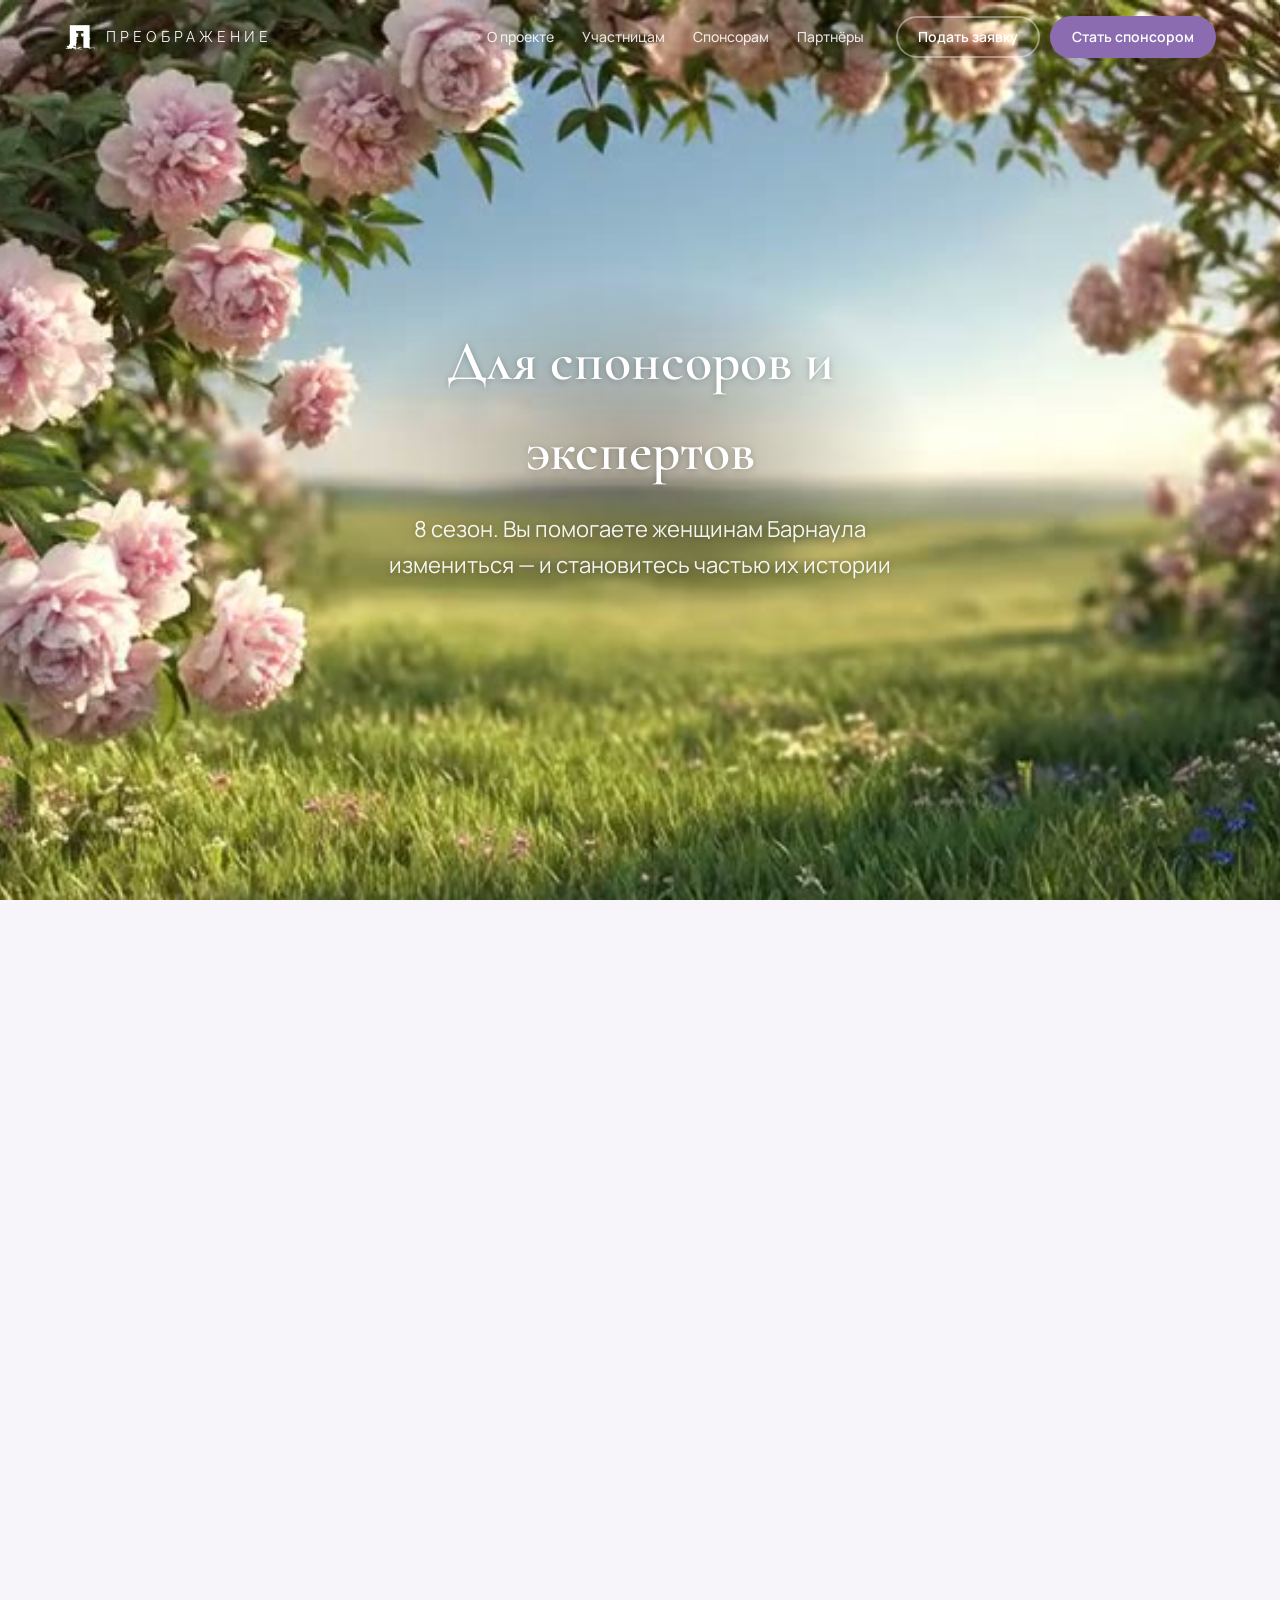
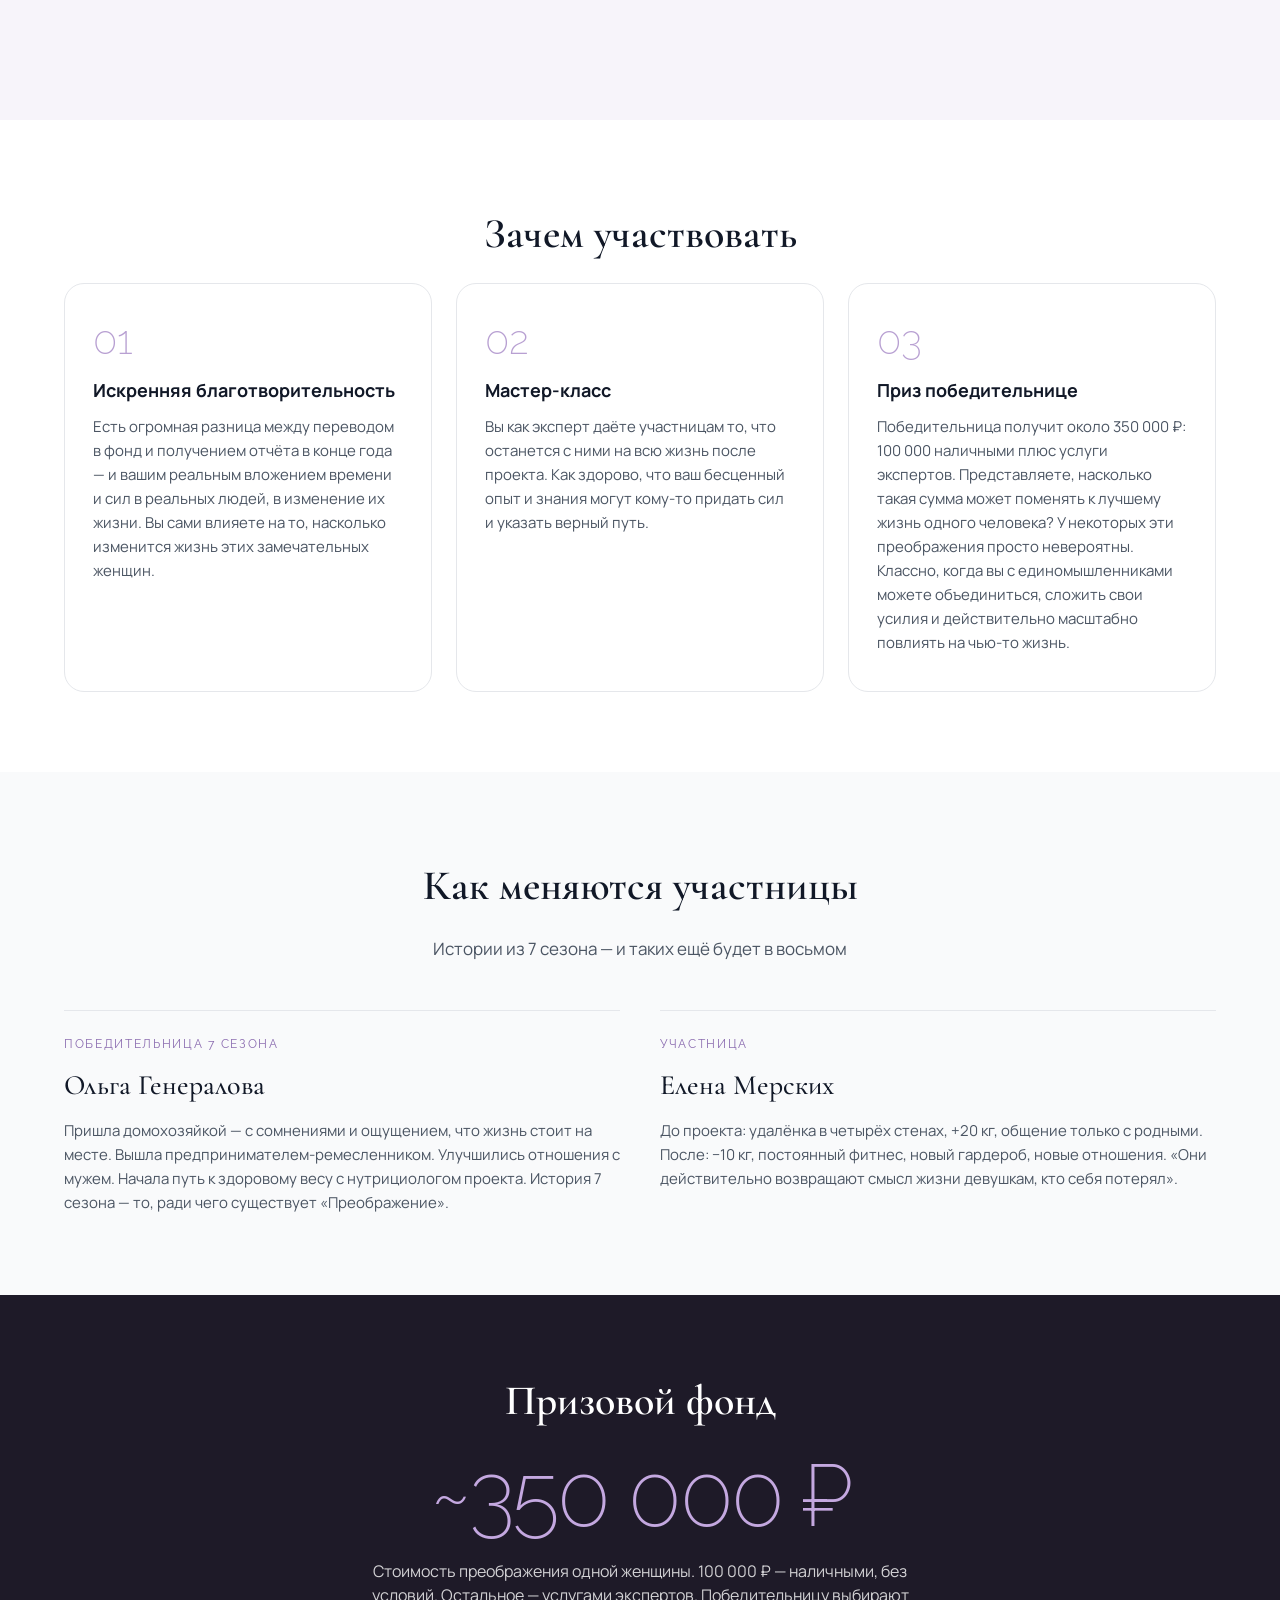
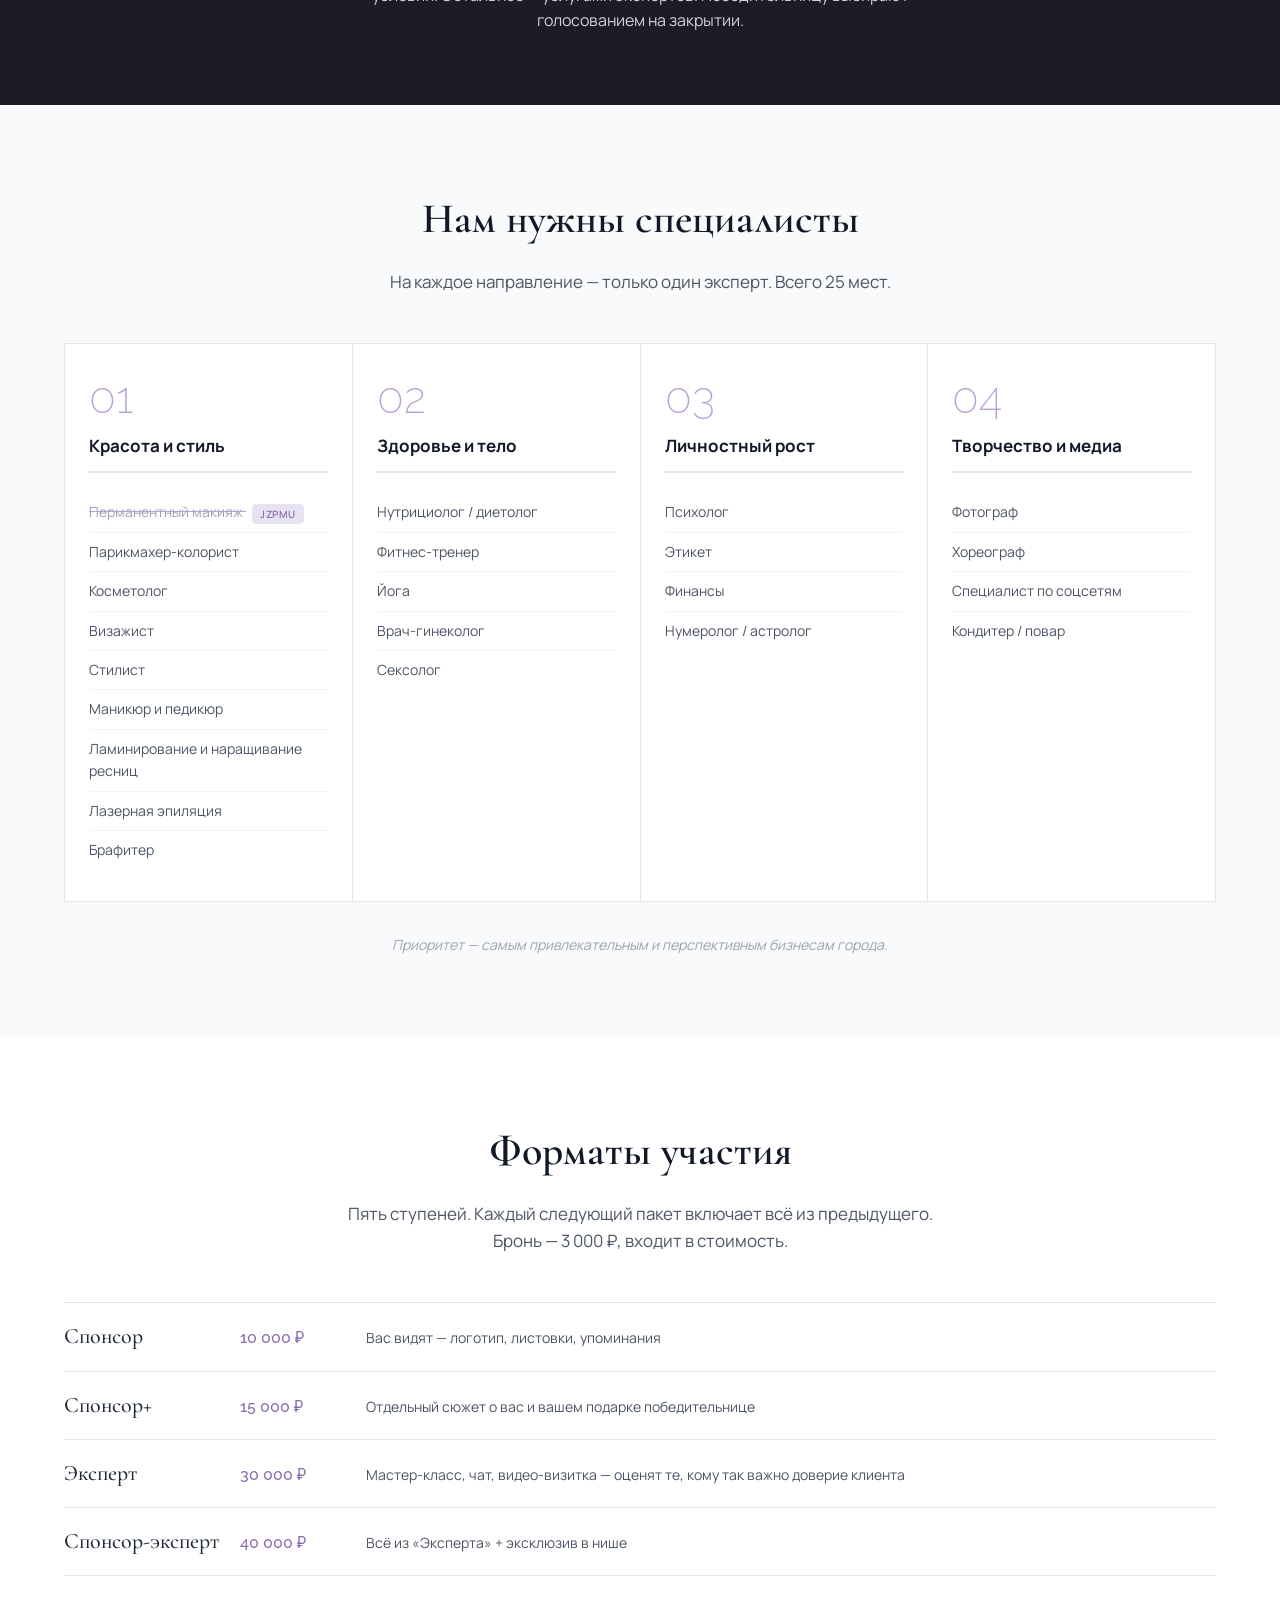
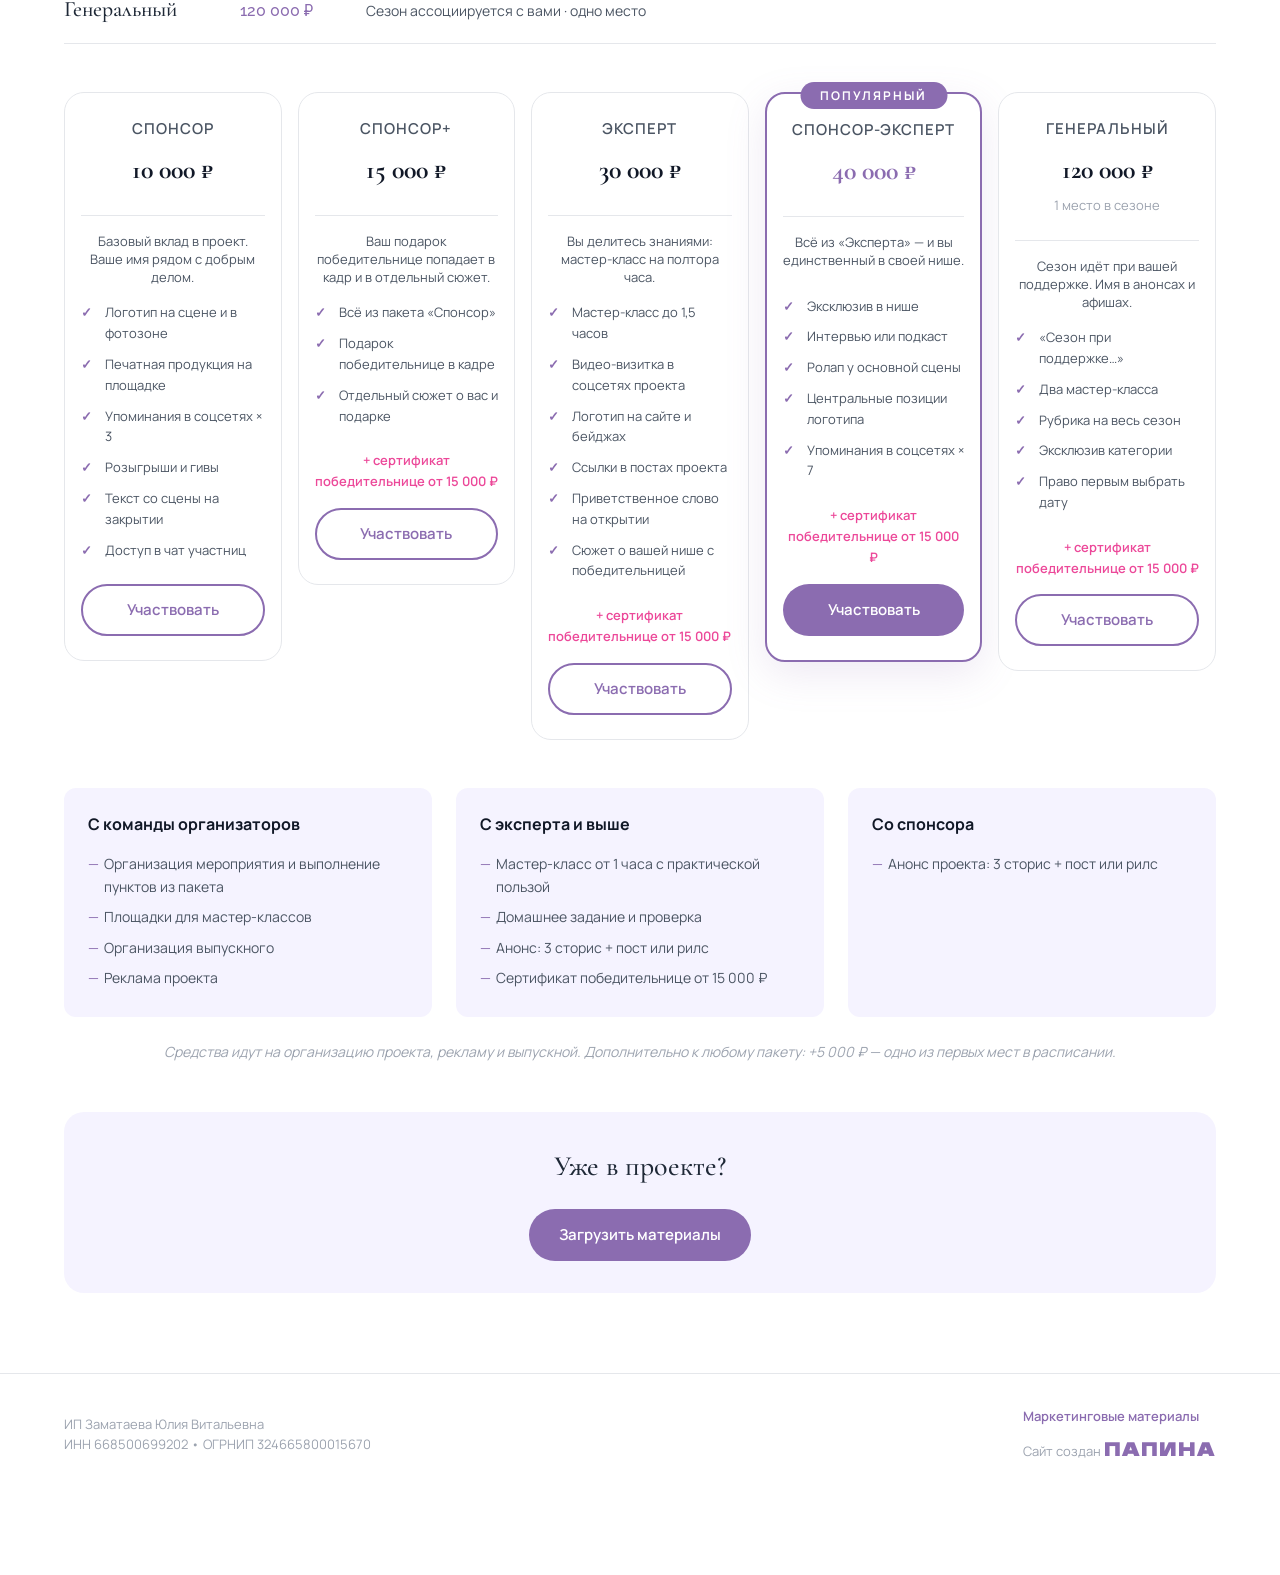
<file: sponsors.html>
<!DOCTYPE html>
<html lang="ru">
<head>
  <meta charset="UTF-8">
  <meta name="viewport" content="width=device-width, initial-scale=1.0">
  <title>Для спонсоров и экспертов — Преображение | Барнаул</title>
  <meta name="description" content="Станьте спонсором или экспертом проекта «Преображение». 8 сезон. Помогите женщинам Барнаула измениться. Пять форматов участия от 10 000 ₽.">
  <link rel="preconnect" href="https://fonts.googleapis.com">
  <link rel="preconnect" href="https://fonts.gstatic.com" crossorigin>
  <link href="https://fonts.googleapis.com/css2?family=Cormorant+Garamond:ital,wght@0,400;0,500;0,600;0,700;1,400&family=Manrope:wght@300;400;500;600;700&family=Raleway:wght@200;300;400;500;600&display=swap" rel="stylesheet">
  <link rel="stylesheet" href="style.css">
<style>
  .page-hero--sponsors {
    margin-top: -80px;
    padding-top: 0;
  }
  .page-hero--sponsors .page-hero__sticky {
    padding-top: 0;
  }
  .sponsor-hero-text h1,
  .sponsor-hero-text p {
    color: #fff;
    text-shadow: 0 1px 6px rgba(0,0,0,.25);
  }
  .sponsor-hero-text {
    background: radial-gradient(ellipse at center, rgba(0,0,0,.35) 0%, transparent 70%);
    padding: 40px 32px;
    border-radius: 24px;
    max-width: 580px;
  }
  .sponsor-hero-text p { opacity: .92; }
  .header:not(.scrolled) .header__logo { color: var(--white); }
  .header:not(.scrolled) .header__logo-icon { filter: brightness(0) invert(1); }
  .header:not(.scrolled) .header__burger span { background: var(--white); }

  .impact-section { padding: 80px 0; background: var(--gray-50); }
  .impact__grid {
    display: grid;
    grid-template-columns: 1fr 1fr;
    gap: 40px;
    margin-top: 40px;
  }
  .impact-card {
    padding-top: 24px;
    border-top: 1px solid var(--gray-200);
  }
  .impact-card h3 {
    font-family: var(--font-heading);
    font-size: 28px;
    font-weight: 500;
    margin-bottom: 12px;
    color: var(--gray-900);
  }
  .impact-card p {
    font-size: 15px;
    line-height: 1.6;
    color: var(--gray-600);
  }
  .impact-card .impact-role {
    font-family: var(--font-display);
    font-size: 12px;
    letter-spacing: .14em;
    text-transform: uppercase;
    color: var(--lilac);
    margin-bottom: 8px;
  }

  .prize-band {
    padding: 72px 0;
    background: var(--dark);
    color: #fff;
    text-align: center;
  }
  .prize-band__num {
    font-family: var(--font-display);
    font-weight: 200;
    font-size: clamp(48px, 8vw, 88px);
    letter-spacing: -.03em;
    color: #C4A8E0;
    line-height: 1;
    margin: 16px 0 20px;
  }
  .prize-band p {
    max-width: 36em;
    margin: 0 auto;
    opacity: .8;
    font-size: 16px;
    line-height: 1.55;
  }
  .prize-band .section-title { color: #fff; }

  .ladder-intro {
    display: grid;
    gap: 0;
    margin: 32px 0 48px;
  }
  .ladder-intro__row {
    display: grid;
    grid-template-columns: 160px 110px 1fr;
    gap: 16px;
    align-items: baseline;
    padding: 16px 0;
    border-top: 1px solid var(--gray-200);
  }
  .ladder-intro__row:last-child { border-bottom: 1px solid var(--gray-200); }
  .ladder-intro__name {
    font-family: var(--font-heading);
    font-size: 22px;
    font-weight: 500;
  }
  .ladder-intro__price {
    font-family: var(--font-display);
    font-weight: 500;
    color: var(--lilac);
    font-size: 16px;
  }
  .ladder-intro__job {
    font-size: 14px;
    color: var(--gray-600);
    line-height: 1.4;
  }

  .packages__grid--5 {
    grid-template-columns: repeat(5, 1fr);
    gap: 16px;
  }
  .packages__grid--5 .pkg {
    padding: 24px 16px;
  }
  .packages__grid--5 .pkg__price { font-size: 26px; }
  .packages__grid--5 .pkg__feature { font-size: 13px; }
  .packages__grid--5 .pkg--featured { transform: none; }
  .packages__grid--5 .pkg--featured:hover { transform: translateY(-4px); }
  .pkg__diff {
    font-size: 13px;
    color: var(--gray-600);
    line-height: 1.4;
    margin: -8px 0 16px;
    text-align: center;
    min-height: 3.6em;
  }

  @media (max-width: 1100px) {
    .packages__grid--5 { grid-template-columns: repeat(2, 1fr); }
    .ladder-intro__row { grid-template-columns: 1fr 1fr; }
    .ladder-intro__job { grid-column: 1 / -1; }
  }
  @media (max-width: 1024px) {
    .page-hero--sponsors .page-hero__bg--desktop { display: none; }
    .page-hero--sponsors .page-hero__bg--mobile { display: block; }
    .impact__grid { grid-template-columns: 1fr; }
  }
  @media (max-width: 600px) {
    .packages__grid--5 { grid-template-columns: 1fr; max-width: 420px; margin-left: auto; margin-right: auto; }
  }
</style>
</head>
<body>

  <header class="header" id="top">
    <div class="container header__inner">
      <a href="index.html" class="header__logo">
        <img class="header__logo-icon" src="assets/p-letter-hq.png" alt="П" width="32" height="32">
        <span>Преображение</span>
      </a>
      <nav class="header__nav">
        <a href="index.html#about" class="header__link">О проекте</a>
        <a href="participants.html" class="header__link">Участницам</a>
        <a href="sponsors.html" class="header__link">Спонсорам</a>
        <a href="index.html#partners" class="header__link">Партнёры</a>
      </nav>
      <div class="header__actions">
        <a href="participants.html#form" class="btn btn--outline btn--sm">Подать заявку</a>
        <a href="#packages" class="btn btn--primary btn--sm">Стать спонсором</a>
      </div>
      <button class="header__burger" id="burger" aria-label="Меню">
        <span></span><span></span><span></span>
      </button>
    </div>
  </header>

  <div class="mobile-menu" id="mobileMenu">
    <nav class="mobile-menu__nav">
      <a href="index.html#about" class="mobile-menu__link">О проекте</a>
      <a href="participants.html" class="mobile-menu__link">Участницам</a>
      <a href="sponsors.html" class="mobile-menu__link">Спонсорам</a>
      <a href="index.html#partners" class="mobile-menu__link">Партнёры</a>
      <a href="participants.html#form" class="btn btn--outline">Подать заявку</a>
      <a href="#packages" class="btn btn--primary">Стать спонсором</a>
    </nav>
  </div>

  <section class="page-hero page-hero--peony page-hero--sponsors" id="sponsorHeroSection">
    <div class="page-hero__sticky" style="align-items:center;padding-top:0;">
      <video class="page-hero__bg page-hero__bg--desktop" id="sponsorHeroVideo" muted playsinline preload="auto" poster="assets/sponsor-poster.jpg">
        <source src="assets/peonyarch-light.mp4" type="video/mp4">
      </video>
      <video class="page-hero__bg page-hero__bg--mobile" id="sponsorHeroVideoMobile" muted playsinline preload="auto" poster="assets/sponsor-poster-mobile.jpg">
        <source src="assets/peonyarch-mobile.mp4" type="video/mp4">
      </video>
      <div class="page-hero__text sponsor-hero-text" style="text-align:center;">
        <h1>Для спонсоров и экспертов</h1>
        <p>8 сезон. Вы помогаете женщинам Барнаула измениться — и становитесь частью их истории</p>
      </div>
    </div>
  </section>

  <section class="reasons-section">
    <div class="container">
      <h2 class="section-title">Зачем участвовать</h2>
      <div class="reasons__grid">
        <div class="reason">
          <div class="reason__num">01</div>
          <h3>Искренняя благотворительность</h3>
          <p>Есть огромная разница между переводом в фонд и получением отчёта в конце года — и вашим реальным вложением времени и сил в реальных людей, в изменение их жизни. Вы сами влияете на то, насколько изменится жизнь этих замечательных женщин.</p>
        </div>
        <div class="reason">
          <div class="reason__num">02</div>
          <h3>Мастер-класс</h3>
          <p>Вы как эксперт даёте участницам то, что останется с ними на всю жизнь после проекта. Как здорово, что ваш бесценный опыт и знания могут кому-то придать сил и указать верный путь.</p>
        </div>
        <div class="reason">
          <div class="reason__num">03</div>
          <h3>Приз победительнице</h3>
          <p>Победительница получит около 350 000 ₽: 100 000 наличными плюс услуги экспертов. Представляете, насколько такая сумма может поменять к лучшему жизнь одного человека? У некоторых эти преображения просто невероятны. Классно, когда вы с единомышленниками можете объединиться, сложить свои усилия и действительно масштабно повлиять на чью-то жизнь.</p>
        </div>
      </div>
    </div>
  </section>

  <section class="impact-section">
    <div class="container">
      <h2 class="section-title">Как меняются участницы</h2>
      <p class="section-desc">Истории из 7 сезона — и таких ещё будет в восьмом</p>
      <div class="impact__grid">
        <article class="impact-card">
          <div class="impact-role">Победительница 7 сезона</div>
          <h3>Ольга Генералова</h3>
          <p>Пришла домохозяйкой — с сомнениями и ощущением, что жизнь стоит на месте. Вышла предпринимателем-ремесленником. Улучшились отношения с мужем. Начала путь к здоровому весу с нутрициологом проекта. История 7 сезона — то, ради чего существует «Преображение».</p>
        </article>
        <article class="impact-card">
          <div class="impact-role">Участница</div>
          <h3>Елена Мерских</h3>
          <p>До проекта: удалёнка в четырёх стенах, +20 кг, общение только с родными. После: −10 кг, постоянный фитнес, новый гардероб, новые отношения. «Они действительно возвращают смысл жизни девушкам, кто себя потерял».</p>
        </article>
      </div>
    </div>
  </section>

  <section class="prize-band">
    <div class="container">
      <h2 class="section-title">Призовой фонд</h2>
      <div class="prize-band__num">~350 000 ₽</div>
      <p>Стоимость преображения одной женщины. 100 000 ₽ — наличными, без условий. Остальное — услугами экспертов. Победительницу выбирают голосованием на закрытии.</p>
    </div>
  </section>

  <section class="specialists-section" id="specialists">
    <div class="container">
      <h2 class="section-title">Нам нужны специалисты</h2>
      <p class="section-desc">На каждое направление — только один эксперт. Всего 25 мест.</p>
      <div class="specialists__grid">
        <div class="specialists__col">
          <div class="specialists__num">01</div>
          <h3>Красота и стиль</h3>
          <ul>
            <li class="taken">Перманентный макияж <span class="spec-badge">JZPMU</span></li>
            <li>Парикмахер-колорист</li>
            <li>Косметолог</li>
            <li>Визажист</li>
            <li>Стилист</li>
            <li>Маникюр и педикюр</li>
            <li>Ламинирование и наращивание ресниц</li>
            <li>Лазерная эпиляция</li>
            <li>Брафитер</li>
          </ul>
        </div>
        <div class="specialists__col">
          <div class="specialists__num">02</div>
          <h3>Здоровье и тело</h3>
          <ul>
            <li>Нутрициолог / диетолог</li>
            <li>Фитнес-тренер</li>
            <li>Йога</li>
            <li>Врач-гинеколог</li>
            <li>Сексолог</li>
          </ul>
        </div>
        <div class="specialists__col">
          <div class="specialists__num">03</div>
          <h3>Личностный рост</h3>
          <ul>
            <li>Психолог</li>
            <li>Этикет</li>
            <li>Финансы</li>
            <li>Нумеролог / астролог</li>
          </ul>
        </div>
        <div class="specialists__col">
          <div class="specialists__num">04</div>
          <h3>Творчество и медиа</h3>
          <ul>
            <li>Фотограф</li>
            <li>Хореограф</li>
            <li>Специалист по соцсетям</li>
            <li>Кондитер / повар</li>
          </ul>
        </div>
      </div>
      <p class="specialists__note">Приоритет — самым привлекательным и перспективным бизнесам города.</p>
    </div>
  </section>

  <section class="packages-section" id="packages">
    <div class="container">
      <h2 class="section-title">Форматы участия</h2>
      <p class="section-desc">Пять ступеней. Каждый следующий пакет включает всё из предыдущего. Бронь — 3 000 ₽, входит в стоимость.</p>

      <div class="ladder-intro">
        <div class="ladder-intro__row">
          <div class="ladder-intro__name">Спонсор</div>
          <div class="ladder-intro__price">10 000 ₽</div>
          <div class="ladder-intro__job">Вас видят — логотип, листовки, упоминания</div>
        </div>
        <div class="ladder-intro__row">
          <div class="ladder-intro__name">Спонсор+</div>
          <div class="ladder-intro__price">15 000 ₽</div>
          <div class="ladder-intro__job">Отдельный сюжет о вас и вашем подарке победительнице</div>
        </div>
        <div class="ladder-intro__row">
          <div class="ladder-intro__name">Эксперт</div>
          <div class="ladder-intro__price">30 000 ₽</div>
          <div class="ladder-intro__job">Мастер-класс, чат, видео-визитка — оценят те, кому так важно доверие клиента</div>
        </div>
        <div class="ladder-intro__row">
          <div class="ladder-intro__name">Спонсор-эксперт</div>
          <div class="ladder-intro__price">40 000 ₽</div>
          <div class="ladder-intro__job">Всё из «Эксперта» + эксклюзив в нише</div>
        </div>
        <div class="ladder-intro__row">
          <div class="ladder-intro__name">Генеральный</div>
          <div class="ladder-intro__price">120 000 ₽</div>
          <div class="ladder-intro__job">Сезон ассоциируется с вами · одно место</div>
        </div>
      </div>

      <div class="packages__grid packages__grid--5">

        <div class="pkg">
          <div class="pkg__header">
            <div class="pkg__name">Спонсор</div>
            <div class="pkg__price">10 000 ₽</div>
          </div>
          <p class="pkg__diff">Базовый вклад в проект. Ваше имя рядом с добрым делом.</p>
          <ul class="pkg__features">
            <li class="pkg__feature included">Логотип на сцене и в фотозоне</li>
            <li class="pkg__feature included">Печатная продукция на площадке</li>
            <li class="pkg__feature included">Упоминания в соцсетях × 3</li>
            <li class="pkg__feature included">Розыгрыши и гивы</li>
            <li class="pkg__feature included">Текст со сцены на закрытии</li>
            <li class="pkg__feature included">Доступ в чат участниц</li>
          </ul>
          <a href="https://t.me/JZPMUstudio" target="_blank" class="btn btn--outline btn--full">Участвовать</a>
        </div>

        <div class="pkg">
          <div class="pkg__header">
            <div class="pkg__name">Спонсор+</div>
            <div class="pkg__price">15 000 ₽</div>
          </div>
          <p class="pkg__diff">Ваш подарок победительнице попадает в кадр и в отдельный сюжет.</p>
          <ul class="pkg__features">
            <li class="pkg__feature included">Всё из пакета «Спонсор»</li>
            <li class="pkg__feature included">Подарок победительнице в кадре</li>
            <li class="pkg__feature included">Отдельный сюжет о вас и подарке</li>
          </ul>
          <p class="pkg__gift">+ сертификат победительнице от 15 000 ₽</p>
          <a href="https://t.me/JZPMUstudio" target="_blank" class="btn btn--outline btn--full">Участвовать</a>
        </div>

        <div class="pkg">
          <div class="pkg__header">
            <div class="pkg__name">Эксперт</div>
            <div class="pkg__price">30 000 ₽</div>
          </div>
          <p class="pkg__diff">Вы делитесь знаниями: мастер-класс на полтора часа.</p>
          <ul class="pkg__features">
            <li class="pkg__feature included">Мастер-класс до 1,5 часов</li>
            <li class="pkg__feature included">Видео-визитка в соцсетях проекта</li>
            <li class="pkg__feature included">Логотип на сайте и бейджах</li>
            <li class="pkg__feature included">Ссылки в постах проекта</li>
            <li class="pkg__feature included">Приветственное слово на открытии</li>
            <li class="pkg__feature included">Сюжет о вашей нише с победительницей</li>
          </ul>
          <p class="pkg__gift">+ сертификат победительнице от 15 000 ₽</p>
          <a href="https://t.me/JZPMUstudio" target="_blank" class="btn btn--outline btn--full">Участвовать</a>
        </div>

        <div class="pkg pkg--featured">
          <div class="pkg__badge">Популярный</div>
          <div class="pkg__header">
            <div class="pkg__name">Спонсор-эксперт</div>
            <div class="pkg__price">40 000 ₽</div>
          </div>
          <p class="pkg__diff">Всё из «Эксперта» — и вы единственный в своей нише.</p>
          <ul class="pkg__features">
            <li class="pkg__feature included">Эксклюзив в нише</li>
            <li class="pkg__feature included">Интервью или подкаст</li>
            <li class="pkg__feature included">Ролап у основной сцены</li>
            <li class="pkg__feature included">Центральные позиции логотипа</li>
            <li class="pkg__feature included">Упоминания в соцсетях × 7</li>
          </ul>
          <p class="pkg__gift">+ сертификат победительнице от 15 000 ₽</p>
          <a href="https://t.me/JZPMUstudio" target="_blank" class="btn btn--primary btn--full">Участвовать</a>
        </div>

        <div class="pkg">
          <div class="pkg__header">
            <div class="pkg__name">Генеральный</div>
            <div class="pkg__price">120 000 ₽</div>
            <p class="pkg__note">1 место в сезоне</p>
          </div>
          <p class="pkg__diff">Сезон идёт при вашей поддержке. Имя в анонсах и афишах.</p>
          <ul class="pkg__features">
            <li class="pkg__feature included">«Сезон при поддержке…»</li>
            <li class="pkg__feature included">Два мастер-класса</li>
            <li class="pkg__feature included">Рубрика на весь сезон</li>
            <li class="pkg__feature included">Эксклюзив категории</li>
            <li class="pkg__feature included">Право первым выбрать дату</li>
          </ul>
          <p class="pkg__gift">+ сертификат победительнице от 15 000 ₽</p>
          <a href="https://t.me/JZPMUstudio" target="_blank" class="btn btn--outline btn--full">Участвовать</a>
        </div>
      </div>

      <div class="responsibilities">
        <div class="resp__col">
          <h3>С команды организаторов</h3>
          <ul>
            <li>Организация мероприятия и выполнение пунктов из пакета</li>
            <li>Площадки для мастер-классов</li>
            <li>Организация выпускного</li>
            <li>Реклама проекта</li>
          </ul>
        </div>
        <div class="resp__col">
          <h3>С эксперта и выше</h3>
          <ul>
            <li>Мастер-класс от 1 часа с практической пользой</li>
            <li>Домашнее задание и проверка</li>
            <li>Анонс: 3 сторис + пост или рилс</li>
            <li>Сертификат победительнице от 15 000 ₽</li>
          </ul>
        </div>
        <div class="resp__col">
          <h3>Со спонсора</h3>
          <ul>
            <li>Анонс проекта: 3 сторис + пост или рилс</li>
          </ul>
        </div>
      </div>
      <p class="packages__funding">Средства идут на организацию проекта, рекламу и выпускной. Дополнительно к любому пакету: +5 000 ₽ — одно из первых мест в расписании.</p>

      <div class="sf-cta-band" style="margin-top:48px;padding:32px;background:var(--violet-50);border-radius:var(--radius-lg);text-align:center;">
        <h3 style="font-family:var(--font-heading);font-size:28px;font-weight:500;margin-bottom:20px;">Уже в проекте?</h3>
        <a href="sponsor-form.html" class="btn btn--primary">Загрузить материалы</a>
      </div>
    </div>
  </section>

  <footer class="footer">
    <div class="container footer__inner">
      <div class="footer__left">
        <p class="footer__legal">ИП Заматаева Юлия Витальевна</p>
        <p class="footer__legal">ИНН 668500699202 &bull; ОГРНИП 324665800015670</p>
      </div>
      <div class="footer__right">
        <a href="brand.html" class="footer__link">Маркетинговые материалы</a>
        <p>Сайт создан <a href="https://papina.team" target="_blank" rel="noopener" class="footer__brand">ПАПИНА</a></p>
      </div>
    </div>
  </footer>

<script>
document.getElementById('burger').addEventListener('click', function() {
  this.classList.toggle('active');
  document.getElementById('mobileMenu').classList.toggle('open');
  document.body.classList.toggle('menu-open');
});
document.querySelectorAll('.mobile-menu__link, .mobile-menu .btn').forEach(function(el) {
  el.addEventListener('click', function() {
    document.getElementById('burger').classList.remove('active');
    document.getElementById('mobileMenu').classList.remove('open');
    document.body.classList.remove('menu-open');
  });
});
document.querySelectorAll('a[href^="#"]').forEach(function(a) {
  a.addEventListener('click', function(e) {
    var t = document.querySelector(this.getAttribute('href'));
    if (t) { e.preventDefault(); t.scrollIntoView({behavior:'smooth', block:'start'}); }
  });
});
window.addEventListener('scroll', function() {
  document.querySelector('.header').classList.toggle('scrolled', window.scrollY > 40);
});

(function() {
  var sv = window.innerWidth <= 1024
    ? document.getElementById('sponsorHeroVideoMobile')
    : document.getElementById('sponsorHeroVideo');
  var section = document.getElementById('sponsorHeroSection');
  if (!sv || !section) return;

  var currentT = 0, targetT = 0, animating = false, scrollMode = false;

  function animate() {
    currentT += (targetT - currentT) * 0.08;
    if (Math.abs(currentT - targetT) < 0.001) currentT = targetT;
    if (sv.duration && isFinite(sv.duration)) sv.currentTime = currentT * sv.duration;
    if (Math.abs(currentT - targetT) > 0.001) requestAnimationFrame(animate);
    else animating = false;
  }

  function onScroll() {
    var rect = section.getBoundingClientRect();
    var travel = section.offsetHeight - window.innerHeight;
    targetT = Math.max(0, Math.min(1, -rect.top / travel));
    if (!animating) { animating = true; requestAnimationFrame(animate); }
  }

  function bindScroll() {
    scrollMode = true;
    sv.pause();
    window.addEventListener('scroll', onScroll, { passive: true });
    onScroll();
  }

  var src = sv.querySelector('source');
  var url = src ? src.getAttribute('src') : sv.src;
  fetch(url).then(function(r) { return r.blob(); }).then(function(blob) {
    sv.src = URL.createObjectURL(blob);
    sv.load();
    sv.addEventListener('loadedmetadata', function onM() {
      sv.removeEventListener('loadedmetadata', onM);
      sv.play().then(function() {
        sv.addEventListener('timeupdate', function onEnd() {
          if (sv.currentTime >= sv.duration * 0.5 || scrollMode) {
            sv.removeEventListener('timeupdate', onEnd);
            if (!scrollMode) bindScroll();
          }
        });
        window.addEventListener('scroll', function once() {
          window.removeEventListener('scroll', once);
          if (!scrollMode) {
            currentT = sv.currentTime / sv.duration;
            bindScroll();
          }
        }, { passive: true });
      }).catch(function() { bindScroll(); });
    });
  }).catch(function() {
    sv.addEventListener('loadedmetadata', function() { bindScroll(); });
    if (sv.readyState >= 1) bindScroll();
  });
})();
</script>
</body>
</html>
</file>
<file: style.css>
@import url('https://fonts.googleapis.com/css2?family=Dela+Gothic+One&display=swap');

/* === VARIABLES === */
:root {
  --lilac: #8B6CB0;
  --lilac-hover: #7A5CA0;
  --lilac-light: #B8A0D2;
  --lilac-soft: #E8E3F0;
  --gray-50: #F9FAFB;
  --gray-100: #F3F4F6;
  --gray-200: #E5E7EB;
  --gray-400: #9CA3AF;
  --gray-600: #4B5563;
  --gray-800: #1F2937;
  --gray-900: #111827;
  --white: #FFFFFF;
  --dark: #1e1a28;
  --dark-card: #252030;
  --pink: #EC4899;
  --violet-50: #F5F3FF;
  --violet-100: #EDE9FE;
  --violet-200: #DDD6FE;
  --shadow-sm: 0 1px 2px rgba(0,0,0,.05);
  --shadow-md: 0 4px 12px rgba(0,0,0,.08);
  --shadow-lg: 0 12px 40px rgba(0,0,0,.1);
  --radius: 12px;
  --radius-lg: 20px;
  --font-heading: 'Cormorant Garamond', Georgia, serif;
  --font-body: 'Manrope', -apple-system, BlinkMacSystemFont, sans-serif;
  --font-display: 'Raleway', sans-serif;
  --transition: .3s cubic-bezier(.4,0,.2,1);
}

/* === RESET === */
*, *::before, *::after { box-sizing: border-box; margin: 0; padding: 0; }
html { scroll-behavior: smooth; }
body {
  font-family: var(--font-body);
  font-size: 16px;
  line-height: 1.6;
  color: var(--gray-800);
  background: var(--white);
  -webkit-font-smoothing: antialiased;
  overflow-x: hidden;
}
body.menu-open { overflow: hidden; }
img { max-width: 100%; display: block; }
a { text-decoration: none; color: inherit; }
ul { list-style: none; }

/* === LAYOUT === */
.container { max-width: 1200px; margin: 0 auto; padding: 0 24px; }

/* === BUTTONS === */
.btn {
  display: inline-flex;
  align-items: center;
  justify-content: center;
  gap: 8px;
  font-family: var(--font-body);
  font-weight: 600;
  font-size: 15px;
  padding: 12px 28px;
  border-radius: 50px;
  border: 2px solid transparent;
  cursor: pointer;
  transition: var(--transition);
  white-space: nowrap;
}
.btn--primary {
  background: var(--lilac);
  color: var(--white);
}
.btn--primary:hover {
  background: var(--lilac-hover);
  transform: translateY(-1px);
  box-shadow: 0 4px 16px rgba(139,108,176,.3);
}
.btn--outline {
  background: transparent;
  color: var(--lilac);
  border-color: var(--lilac);
}
.btn--outline:hover {
  background: var(--lilac-soft);
  color: var(--lilac-hover);
}
.btn--ghost {
  background: transparent;
  color: rgba(255,255,255,.8);
  border-color: rgba(255,255,255,.2);
}
.btn--ghost:hover {
  background: rgba(255,255,255,.08);
  color: var(--white);
  border-color: rgba(255,255,255,.4);
}
.btn--sm { padding: 8px 20px; font-size: 14px; }
.btn--lg { padding: 16px 36px; font-size: 17px; }
.btn--full { width: 100%; }

/* === HEADER === */
.header {
  position: fixed;
  top: 0; left: 0; right: 0;
  z-index: 100;
  padding: 16px 0;
  transition: var(--transition);
}
.header.scrolled {
  background: rgba(255,255,255,.95);
  backdrop-filter: blur(12px);
  box-shadow: var(--shadow-sm);
  padding: 10px 0;
}
.header__inner { display: flex; align-items: center; gap: 32px; }
.header__logo {
  display: flex;
  align-items: center;
  gap: 10px;
  font-family: var(--font-display);
  font-size: 14px;
  font-weight: 400;
  letter-spacing: 4px;
  text-transform: uppercase;
  color: var(--white);
  transition: var(--transition);
}
.header.scrolled .header__logo { color: var(--gray-800); }
.header__logo-icon {
  width: 32px; height: 32px;
  object-fit: contain;
}
.header__nav { display: flex; gap: 28px; margin-left: auto; }
.header__link {
  font-size: 14px;
  font-weight: 500;
  color: rgba(255,255,255,.85);
  transition: var(--transition);
  position: relative;
}
.header__link:hover { color: var(--white); }
.header.scrolled .header__link { color: var(--gray-600); }
.header.scrolled .header__link:hover { color: var(--lilac); }
.header__link::after {
  content: '';
  position: absolute;
  bottom: -4px; left: 0;
  width: 0; height: 2px;
  background: var(--lilac);
  transition: var(--transition);
  border-radius: 2px;
}
.header__link:hover::after { width: 100%; }
.header__actions { display: flex; gap: 10px; }
.header__actions .btn--outline {
  border-color: rgba(255,255,255,.4);
  color: var(--white);
}
.header__actions .btn--outline:hover {
  background: rgba(255,255,255,.12);
  border-color: var(--white);
}
.header.scrolled .header__actions .btn--outline {
  border-color: var(--lilac);
  color: var(--lilac);
}
.header.scrolled .header__actions .btn--outline:hover {
  background: var(--lilac-soft);
}
.header__burger {
  display: none;
  flex-direction: column;
  gap: 5px;
  background: none; border: none;
  cursor: pointer; padding: 4px;
  margin-left: auto;
}
.header__burger span {
  display: block; width: 24px; height: 2px;
  background: var(--white);
  border-radius: 2px;
  transition: var(--transition);
}
.header.scrolled .header__burger span { background: var(--gray-800); }
.header__burger.active span:nth-child(1) { transform: rotate(45deg) translate(5px, 5px); }
.header__burger.active span:nth-child(2) { opacity: 0; }
.header__burger.active span:nth-child(3) { transform: rotate(-45deg) translate(5px, -5px); }

/* header--light: dark text on sub-pages */
.header--light { background: transparent; }
.header--light .header__logo { color: var(--gray-800); }
.header--light .header__logo-icon { filter: none; }
.header--light .header__link { color: var(--gray-600); }
.header--light .header__link:hover { color: var(--lilac); }
.header--light .header__actions .btn--outline { border-color: var(--lilac); color: var(--lilac); }
.header--light .header__actions .btn--outline:hover { background: var(--lilac-soft); }
.header--light .header__burger span { background: var(--gray-800); }

/* === MOBILE MENU === */
.mobile-menu {
  display: none;
  position: fixed; inset: 0;
  z-index: 99;
  background: rgba(255,255,255,.97);
  backdrop-filter: blur(20px);
  opacity: 0; pointer-events: none;
  transition: var(--transition);
}
.mobile-menu.open { opacity: 1; pointer-events: all; }
.mobile-menu__nav {
  display: flex; flex-direction: column;
  align-items: center; justify-content: center;
  height: 100%; gap: 24px;
}
.mobile-menu__link { font-size: 20px; font-weight: 500; color: var(--gray-800); }

/* === HERO === */
.hero {
  position: relative;
  min-height: 100vh;
  display: flex;
  flex-direction: column;
  justify-content: space-between;
  overflow: hidden;
  background: #1a1520;
}
.hero__video {
  position: absolute;
  inset: 0;
  width: 100%; height: 100%;
  object-fit: cover;
}
.hero__video--mobile { display: none; }
@media (max-width: 768px) {
  .hero {
    min-height: auto;
    display: flex;
    flex-direction: column;
    background: #edeaf2;
  }
  .hero__video--desktop { display: none; }
  .hero__video--mobile {
    display: block;
    width: 224%;
    height: auto;
    margin-left: -62%;
  }
  .hero__overlay { display: none; }
  .hero__top {
    position: relative;
    padding: 4px 20px 0;
    order: 2;
  }
  .hero__subtitle {
    color: var(--gray-700);
    font-size: 11px;
    font-weight: 600;
    letter-spacing: 2.5px;
    margin-bottom: 8px;
  }
  .hero__content {
    position: relative;
    order: 3;
    padding: 0 24px 4px;
    width: 100%;
  }
  .hero__cta {
    flex-direction: column;
    gap: 10px;
  }
  .hero__cta .btn {
    font-size: 15px;
    padding: 14px 28px;
    border-radius: 50px;
    width: 100%;
    text-align: center;
  }
  .hero__cta .btn--primary {
    background: var(--lilac);
    box-shadow: 0 4px 16px rgba(139,108,176,.35);
  }
  .hero__cta .btn--outline-light {
    border-color: var(--lilac);
    color: var(--lilac);
    background: transparent;
    backdrop-filter: none;
  }
  .header__logo { color: var(--gray-800); }
  .header__logo-icon { filter: none; }
  .header__burger span { background: var(--gray-800); }
}
.hero__overlay {
  position: absolute; inset: 0;
  background:
    linear-gradient(to bottom, rgba(20,16,28,.35) 0%, transparent 25%),
    linear-gradient(to bottom, transparent 40%, rgba(20,16,28,.75) 100%);
  pointer-events: none;
}
.hero__top {
  position: relative;
  text-align: center;
  padding: 55px 40px 0;
}
@media (min-width: 769px) {
  .hero__top { padding-top: clamp(100px, 18vh, 200px); }
}
.hero__subtitle {
  font-family: var(--font-display);
  font-size: clamp(16px, 2vw, 24px);
  font-weight: 400;
  color: var(--lilac);
  text-transform: uppercase;
  letter-spacing: clamp(4px, 1vw, 10px);
}
.hero__content {
  position: relative;
  text-align: center;
  width: 100%;
  max-width: 900px;
  margin: 0 auto;
  padding: 0 40px 56px;
}
.hero__cta {
  display: flex; gap: 16px;
  justify-content: center;
  flex-wrap: wrap;
  margin-bottom: 0;
}
.btn--outline-light {
  border: 2px solid rgba(255,255,255,.5);
  color: var(--white);
  background: rgba(255,255,255,.06);
  backdrop-filter: blur(8px);
}
.btn--outline-light:hover {
  background: rgba(255,255,255,.15);
  border-color: var(--white);
}

/* === STATS BAR === */
.stats-bar {
  background: var(--lilac);
  padding: 20px 0;
}
.stats-bar__inner {
  display: flex;
  justify-content: center;
  gap: 40px;
  max-width: 800px;
  margin: 0 auto;
  flex-wrap: wrap;
  padding: 0 16px;
}
.stats-bar__item { text-align: center; }
.stats-bar__num {
  display: block;
  font-family: var(--font-display);
  font-size: 28px;
  font-weight: 300;
  color: var(--white);
  letter-spacing: 2px;
}
.stats-bar__label {
  font-size: 12px;
  font-weight: 500;
  color: rgba(255,255,255,.75);
  letter-spacing: 1px;
  text-transform: uppercase;
}

/* === COUNTDOWN === */
.countdown {
  padding: 36px 0;
  background: #2d2838;
  text-align: center;
}
.countdown__label {
  font-family: var(--font-display);
  font-size: 12px;
  font-weight: 400;
  color: rgba(255,255,255,.35);
  letter-spacing: 5px;
  text-transform: uppercase;
  margin-bottom: 24px;
}
.countdown__timer {
  display: flex;
  justify-content: center;
  align-items: center;
  gap: 12px;
  margin-bottom: 20px;
}
.countdown__item {
  text-align: center;
  background: rgba(255,255,255,.04);
  border: 1px solid rgba(255,255,255,.06);
  border-radius: 16px;
  padding: 20px 28px;
  min-width: 100px;
}
.countdown__number {
  display: block;
  font-family: var(--font-display);
  font-size: 48px;
  font-weight: 200;
  color: var(--white);
  letter-spacing: 4px;
  line-height: 1;
  margin-bottom: 6px;
}
.countdown__unit {
  font-size: 11px;
  color: rgba(255,255,255,.3);
  text-transform: uppercase;
  letter-spacing: 2px;
}
.countdown__sep {
  width: 4px; height: 4px;
  border-radius: 50%;
  background: rgba(255,255,255,.15);
  flex-shrink: 0;
}
.countdown__date {
  font-family: var(--font-display);
  font-size: 14px;
  font-weight: 300;
  color: var(--lilac-light);
  letter-spacing: 3px;
}

/* === SECTIONS === */
.section-title {
  font-family: var(--font-heading);
  font-size: clamp(28px, 4vw, 42px);
  font-weight: 600;
  text-align: center;
  margin-bottom: 16px;
  color: var(--gray-900);
}
.section-desc {
  text-align: center;
  font-size: 17px;
  color: var(--gray-600);
  max-width: 600px;
  margin: 0 auto 48px;
}

/* === ABOUT === */
.about { padding: 64px 0; }
.about__flow {
  max-width: 720px;
  margin: 0 auto;
  display: flex;
  flex-direction: column;
  gap: 40px;
}
.about__item {
  display: flex;
  gap: 28px;
  align-items: flex-start;
}
.about__num {
  font-family: var(--font-display);
  font-size: 48px;
  font-weight: 200;
  color: var(--lilac-light);
  line-height: 1;
  flex-shrink: 0;
  min-width: 56px;
}
.about__text h3 {
  font-family: var(--font-heading);
  font-size: clamp(18px, 2vw, 22px);
  font-weight: 600;
  color: var(--gray-900);
  margin-bottom: 8px;
}
.about__text p {
  font-size: 15px;
  color: var(--gray-600);
  line-height: 1.7;
}
.about__text strong {
  color: var(--gray-900);
  font-weight: 600;
}

/* === MEDIA === */
.media { padding: 56px 0; background: var(--gray-50); }
.media__grid {
  display: grid;
  grid-template-columns: repeat(3, 1fr);
  gap: 20px;
}
.media__card {
  display: flex;
  flex-direction: column;
  background: var(--white);
  border-radius: var(--radius-lg);
  overflow: hidden;
  border: 1px solid var(--gray-200);
  transition: var(--transition);
}
.media__card:hover { box-shadow: var(--shadow-md); transform: translateY(-3px); }
.media__preview {
  position: relative;
  height: 180px;
  overflow: hidden;
}
.media__preview img {
  width: 100%; height: 100%;
  object-fit: cover;
  display: block;
  transition: transform .3s ease;
}
.media__card:hover .media__preview img { transform: scale(1.05); }
.media__play {
  position: absolute;
  top: 50%; left: 50%;
  transform: translate(-50%, -50%);
  opacity: .7;
  filter: drop-shadow(0 2px 8px rgba(0,0,0,.3));
  transition: opacity .2s;
}
.media__card:hover .media__play { opacity: 1; }
.media__duration {
  position: absolute;
  bottom: 10px; right: 10px;
  background: rgba(0,0,0,.5);
  color: white;
  font-size: 12px;
  font-weight: 600;
  padding: 2px 8px;
  border-radius: 4px;
}
.media__body { padding: 16px 20px; }
.media__source {
  font-size: 13px;
  font-weight: 600;
  color: var(--lilac);
  text-transform: uppercase;
  letter-spacing: 1px;
  display: block;
  margin-bottom: 4px;
}
.media__body p { font-size: 14px; color: var(--gray-600); line-height: 1.5; }

/* === SCROLL-DRIVEN VIDEO === */
.scroll-video {
  position: relative;
  height: 300vh;
}
.scroll-video__sticky {
  position: sticky;
  top: 0;
  width: 100%;
  height: 100vh;
  overflow: hidden;
  background: #edeaf2;
}
.scroll-video__sticky video {
  width: 100%; height: 100%;
  object-fit: cover;
  display: block;
}
.scroll-video__cards {
  position: absolute;
  top: 50%;
  left: 50%;
  transform: translate(-50%, -50%);
  width: 100%;
  z-index: 2;
}
@media (max-width: 768px) {
  .scroll-video { height: 300vh; }
  .scroll-video__sticky { height: 100vh; }
}

/* === CTA DUAL === */
.cta-dual__grid {
  display: grid;
  grid-template-columns: 1fr 1fr;
  gap: 24px;
}
.cta-dual__card {
  display: flex;
  flex-direction: column;
  padding: 40px 36px;
  border-radius: var(--radius-lg);
  transition: var(--transition);
  text-decoration: none;
}
.cta-dual__card:hover { transform: translateY(-4px); }
.cta-dual__card--participants {
  background: rgba(255,255,255,.85);
  backdrop-filter: blur(12px);
  border: 1px solid rgba(255,255,255,.5);
}
.cta-dual__card--sponsors {
  background: rgba(45,40,56,.85);
  backdrop-filter: blur(12px);
  border: 1px solid rgba(139,108,176,.25);
}
.cta-dual__label {
  font-size: 11px;
  font-weight: 700;
  letter-spacing: 2px;
  text-transform: uppercase;
  margin-bottom: 12px;
}
.cta-dual__card--participants .cta-dual__label { color: var(--lilac); }
.cta-dual__card--sponsors .cta-dual__label { color: var(--lilac-light); }
.cta-dual__card h2 {
  font-family: var(--font-heading);
  font-size: clamp(22px, 2.5vw, 30px);
  font-weight: 600;
  margin-bottom: 10px;
}
.cta-dual__card--participants h2 { color: var(--gray-900); }
.cta-dual__card--sponsors h2 { color: #f0ecf5; }
.cta-dual__card p {
  font-size: 15px;
  line-height: 1.6;
  margin-bottom: 20px;
  flex: 1;
}
.cta-dual__card--participants p { color: var(--gray-600); }
.cta-dual__card--sponsors p { color: #a99bbe; }
.cta-dual__link {
  font-size: 15px;
  font-weight: 600;
}
.cta-dual__card--participants .cta-dual__link { color: var(--lilac); }
.cta-dual__card--sponsors .cta-dual__link { color: var(--lilac-light); }
.cta-dual__card:hover .cta-dual__link { text-decoration: underline; }

/* === PARTNERS FADE === */
.partners { padding: 56px 0; }
.partners__stage {
  display: grid;
  grid-template-columns: repeat(3, 1fr);
  position: relative;
  gap: 0 32px;
}
.partners__stage::before,
.partners__stage::after {
  content: none;
  position: absolute;
  top: 16%;
  height: 68%;
  width: 1px;
  background: var(--gray-200);
  z-index: 1;
  pointer-events: none;
}
.partners__stage::before { left: calc(33.333% + 5px); }
.partners__stage::after { left: calc(66.666% - 5px); }
.partners__stage .partner:nth-child(3n+1) { grid-column: 1; grid-row: 1; }
.partners__stage .partner:nth-child(3n+2) { grid-column: 2; grid-row: 1; }
.partners__stage .partner:nth-child(3n+3) { grid-column: 3; grid-row: 1; }
.partners__stage .partner {
  opacity: 0;
  transform: translateY(6px);
  transition: opacity .6s ease, transform .6s ease;
  pointer-events: none;
}
.partners__stage .partner.partner--active {
  opacity: 1;
  transform: translateY(0);
  pointer-events: all;
}
.partners__dots {
  display: flex;
  justify-content: center;
  gap: 8px;
  margin-top: 28px;
}
.partners__dot {
  width: 8px; height: 8px;
  border-radius: 50%;
  border: none;
  background: var(--gray-200);
  cursor: pointer;
  transition: var(--transition);
  padding: 0;
}
.partners__dot.active {
  background: var(--lilac);
  width: 24px;
  border-radius: 4px;
}
.partners__counter {
  display: none;
  text-align: center;
  margin-top: 20px;
  font-size: 14px;
  color: var(--gray-400);
  letter-spacing: 1px;
}
.partner {
  background: var(--white);
  border-radius: var(--radius-lg);
  padding: 28px 20px;
  text-align: center;
  border: 1px solid var(--gray-200);
  transition: var(--transition);
}
.partner:hover { box-shadow: var(--shadow-md); border-color: var(--violet-200); }
.partner__logo {
  width: 80px; height: 80px;
  margin: 0 auto 16px;
  border-radius: 50%;
  overflow: hidden;
  background: var(--gray-50);
  display: flex;
  align-items: center;
  justify-content: center;
}
.partner__logo img {
  width: 100%; height: 100%;
  object-fit: cover;
}
.partner h4 {
  font-size: 17px;
  font-weight: 600;
  color: var(--gray-900);
  margin-bottom: 4px;
}
.partner p { font-size: 14px; color: var(--gray-600); }

/* === GALLERY MARQUEE === */
.gallery { padding: 56px 0 64px; overflow: hidden; }
.gallery__marquee {
  display: flex;
  flex-direction: column;
  gap: 12px;
  mask-image: linear-gradient(to right, transparent, black 4%, black 96%, transparent);
  -webkit-mask-image: linear-gradient(to right, transparent, black 4%, black 96%, transparent);
}
.gallery__row { overflow: hidden; }
.gallery__track {
  display: flex;
  gap: 12px;
  width: max-content;
}
.gallery__row--left .gallery__track { animation: marquee-left 40s linear infinite; }
.gallery__row--right .gallery__track { animation: marquee-right 40s linear infinite; }
.gallery__track img {
  border-radius: var(--radius);
  object-fit: cover;
  flex-shrink: 0;
  display: block;
}
.gallery__row--left img { height: 240px; }
.gallery__row--right img { height: 180px; }
@keyframes marquee-left {
  0% { transform: translateX(0); }
  100% { transform: translateX(-50%); }
}
@keyframes marquee-right {
  0% { transform: translateX(-50%); }
  100% { transform: translateX(0); }
}
.gallery__marquee:hover .gallery__track {
  animation-play-state: paused;
}
.gallery__track img:not([aria-hidden]) { cursor: zoom-in; }
@media (max-width: 768px) {
  .gallery { padding: 40px 0 48px; }
  .gallery__row--left img { height: 180px; }
  .gallery__row--right img { height: 140px; }
  .gallery__row--left .gallery__track { animation-duration: 20s; }
  .gallery__row--right .gallery__track { animation-duration: 20s; }
}

/* === LIGHTBOX === */
.lightbox {
  display: none;
  position: fixed;
  inset: 0;
  z-index: 200;
  background: rgba(0,0,0,.92);
  align-items: center;
  justify-content: center;
  padding: 40px;
  cursor: zoom-out;
}
.lightbox.open { display: flex; }
.lightbox__img {
  max-width: 92vw;
  max-height: 90vh;
  object-fit: contain;
  border-radius: var(--radius);
  animation: lightbox-in .25s ease;
}
@keyframes lightbox-in {
  from { opacity: 0; transform: scale(.92); }
  to   { opacity: 1; transform: scale(1); }
}
.lightbox__close {
  position: absolute;
  top: 16px; right: 20px;
  background: none;
  border: none;
  color: rgba(255,255,255,.7);
  font-size: 40px;
  cursor: pointer;
  line-height: 1;
  transition: color .2s;
}
.lightbox__close:hover { color: #fff; }
.lightbox__nav {
  position: absolute;
  top: 0;
  width: 15%;
  height: 100%;
  background: none;
  border: none;
  color: rgba(255,255,255,.3);
  cursor: pointer;
  display: flex;
  align-items: center;
  justify-content: center;
  transition: color .2s;
  z-index: 1;
}
.lightbox__nav:hover { color: rgba(255,255,255,.8); }
.lightbox__nav--prev { left: 0; justify-content: flex-start; padding-left: 16px; }
.lightbox__nav--next { right: 0; justify-content: flex-end; padding-right: 16px; }
.lightbox__counter {
  position: absolute;
  bottom: 20px;
  left: 50%;
  transform: translateX(-50%);
  color: rgba(255,255,255,.4);
  font-size: 14px;
  font-family: var(--font-display);
  letter-spacing: 2px;
}

/* === CONTACT === */
.contact { padding: 48px 0; background: var(--lilac); text-align: center; }
.contact .section-title { color: var(--white); }
.contact .section-desc { color: rgba(255,255,255,.8); }
.contact__links { display: flex; justify-content: center; gap: 12px; flex-wrap: wrap; }
.contact__link {
  display: flex; align-items: center; gap: 10px;
  padding: 14px 24px;
  background: rgba(255,255,255,.15);
  border: 1px solid rgba(255,255,255,.35);
  border-radius: 50px;
  font-weight: 600; font-size: 15px;
  color: var(--white);
  transition: var(--transition);
}
.contact__link:hover { background: var(--white); color: var(--lilac); box-shadow: var(--shadow-sm); }
.contact__link svg { width: 20px; height: 20px; color: currentColor; }

/* === FOOTER === */
.footer { padding: 32px 0; border-top: 1px solid var(--gray-200); }
.footer__inner { display: flex; justify-content: space-between; align-items: center; }
.footer__legal { font-size: 13px; color: var(--gray-400); }
.footer__right { font-size: 13px; color: var(--gray-400); }
.footer__right a { color: var(--lilac); font-weight: 600; }
.footer__right a:hover { text-decoration: underline; }
.footer__link { display: block; margin-bottom: 8px; }
.footer__brand {
  font-family: 'Dela Gothic One', sans-serif;
  font-size: 18px;
  font-weight: 400;
  letter-spacing: 2px;
  text-transform: uppercase;
}

/* === PAGE HERO (sub-pages) === */
.page-hero {
  padding: 130px 0 60px;
  background: var(--gray-50);
  text-align: center;
  border-bottom: 1px solid var(--gray-200);
}
.page-hero h1 {
  font-family: var(--font-heading);
  font-size: clamp(32px, 5vw, 56px);
  font-weight: 600;
  color: var(--gray-900);
  margin-bottom: 16px;
}
.page-hero p {
  font-size: clamp(17px, 2vw, 22px);
  color: var(--gray-600);
  max-width: 600px;
  margin: 0 auto;
}

/* peony hero variant */
.page-hero--peony {
  padding: 0;
  height: 200vh;
  border-bottom: none;
  background: #f7f4fa;
}
.page-hero__sticky {
  position: sticky;
  top: 0;
  height: 100vh;
  display: flex;
  align-items: flex-start;
  padding-top: clamp(100px, 14vh, 160px);
  justify-content: center;
  overflow: hidden;
}
.page-hero__bg {
  position: absolute;
  inset: 0;
  width: 100%; height: 100%;
  object-fit: cover;
}
.page-hero__bg--mobile { display: none; }
@media (max-width: 768px) {
  .page-hero__bg--desktop { display: none; }
  .page-hero__bg--mobile { display: block; }
}
.page-hero__text {
  position: relative;
  z-index: 2;
  text-align: center;
  max-width: 480px;
  padding: 0 24px;
}
.page-hero--peony h1 { color: var(--gray-900); }
.page-hero--peony p { color: var(--gray-600); }
@media (max-width: 768px) {
  .page-hero--peony { height: 200vh; }
  .page-hero__text { max-width: 300px; }
}

/* === PARTICIPANTS PAGE === */
.steps-section { padding: 80px 0; }
.steps-section h2 {
  font-family: var(--font-heading);
  font-size: clamp(24px, 3vw, 32px);
  font-weight: 600;
  text-align: center;
  margin-bottom: 48px;
  color: var(--gray-900);
}
.steps__grid {
  display: grid;
  grid-template-columns: repeat(4, 1fr);
  gap: 24px;
}
.step { text-align: center; position: relative; }
.step__num {
  display: inline-flex;
  align-items: center; justify-content: center;
  width: 48px; height: 48px;
  border-radius: 50%;
  background: var(--lilac);
  color: var(--white);
  font-weight: 700; font-size: 20px;
  margin-bottom: 16px;
}
.step h4 { font-size: 17px; font-weight: 600; margin-bottom: 8px; color: var(--gray-900); }
.step p { font-size: 14px; color: var(--gray-600); }

.prize-section {
  padding: 60px 0 80px;
}
.prize-card {
  max-width: 680px;
  margin: 0 auto;
  background: var(--white);
  border-radius: var(--radius-lg);
  padding: 56px 40px;
  text-align: center;
  border: 2px solid var(--violet-200);
  box-shadow: var(--shadow-lg);
}
.prize-card h3 {
  font-family: var(--font-heading);
  font-size: 28px;
  font-weight: 600;
  margin-bottom: 12px;
}
.prize-card .prize-amount {
  font-family: var(--font-heading);
  font-size: clamp(40px, 6vw, 56px);
  font-weight: 700;
  color: var(--lilac);
  margin-bottom: 16px;
}
.prize-card p { font-size: 17px; color: var(--gray-600); max-width: 500px; margin: 0 auto; }
.prize-card strong { color: var(--gray-900); }

/* === FORM === */
.form-section { padding: 80px 0; background: var(--gray-50); }
.form {
  max-width: 720px;
  margin: 0 auto;
  display: flex;
  flex-direction: column;
  gap: 20px;
}
.form__row { display: grid; grid-template-columns: 1fr 1fr; gap: 20px; }
.form__group { display: flex; flex-direction: column; gap: 6px; }
.form__group label { font-size: 14px; font-weight: 600; color: var(--gray-800); }
.req { color: var(--pink); }
.form__group input,
.form__group textarea,
.form__group select {
  font-family: var(--font-body);
  font-size: 15px;
  padding: 12px 16px;
  border: 1px solid var(--gray-200);
  border-radius: var(--radius);
  background: var(--white);
  color: var(--gray-800);
  transition: var(--transition);
  outline: none;
}
.form__group input:focus,
.form__group textarea:focus,
.form__group select:focus {
  border-color: var(--lilac);
  box-shadow: 0 0 0 3px rgba(139,108,176,.12);
}
.form__group textarea { resize: vertical; }
.form__note { font-size: 13px; color: var(--gray-400); text-align: center; margin-top: 8px; }
.form__success { text-align: center; max-width: 480px; margin: 0 auto; padding: 60px 24px; }
.form__success-icon {
  display: inline-flex; align-items: center; justify-content: center;
  width: 64px; height: 64px; border-radius: 50%;
  background: var(--lilac); color: var(--white);
  font-size: 28px; margin-bottom: 20px;
}
.form__success h3 {
  font-family: var(--font-heading);
  font-size: 28px; font-weight: 600; margin-bottom: 12px;
}
.form__success p { color: var(--gray-600); }

/* === SPONSORS PAGE === */
.reasons-section { padding: 80px 0; }
.reasons__grid {
  display: grid;
  grid-template-columns: repeat(3, 1fr);
  gap: 24px;
}
.reason {
  background: var(--white);
  border-radius: var(--radius-lg);
  padding: 36px 28px;
  border: 1px solid var(--gray-200);
  transition: var(--transition);
}
.reason:hover { box-shadow: var(--shadow-md); }
.reason__num {
  font-family: var(--font-display);
  font-size: 40px;
  font-weight: 200;
  color: var(--lilac-light);
  margin-bottom: 16px;
  line-height: 1;
}
.reason h3 { font-size: 18px; font-weight: 700; margin-bottom: 10px; color: var(--gray-900); }
.reason p { font-size: 15px; color: var(--gray-600); line-height: 1.6; }

/* === SPECIALISTS (editorial grid) === */
.specialists-section { padding: 80px 0; background: var(--gray-50); }
.specialists__grid {
  display: grid;
  grid-template-columns: repeat(4, 1fr);
  border-top: 1px solid var(--gray-200);
  border-left: 1px solid var(--gray-200);
}
.specialists__col {
  padding: 32px 24px;
  border-right: 1px solid var(--gray-200);
  border-bottom: 1px solid var(--gray-200);
  background: var(--white);
}
.specialists__num {
  font-family: var(--font-display);
  font-size: 44px;
  font-weight: 200;
  color: var(--lilac-light);
  line-height: 1;
  margin-bottom: 12px;
}
.specialists__col h3 {
  font-size: 17px;
  font-weight: 700;
  color: var(--gray-900);
  margin-bottom: 20px;
  padding-bottom: 12px;
  border-bottom: 2px solid var(--lilac-soft);
}
.specialists__col ul { display: flex; flex-direction: column; gap: 0; }
.specialists__col li {
  font-size: 14px;
  color: var(--gray-600);
  padding: 8px 0;
  border-bottom: 1px solid var(--gray-100);
}
.specialists__col li:last-child { border-bottom: none; }
.specialists__note {
  text-align: center;
  font-size: 14px;
  color: var(--gray-400);
  font-style: italic;
  margin-top: 32px;
}
.specialists__col li.taken {
  color: var(--gray-400);
  text-decoration: line-through;
  text-decoration-color: var(--lilac-light);
}
.spec-badge {
  display: inline-block;
  margin-left: 6px;
  font-size: 10px;
  font-weight: 600;
  color: var(--lilac);
  text-decoration: none;
  letter-spacing: 0.5px;
  background: var(--lilac-soft);
  padding: 2px 8px;
  border-radius: 4px;
  vertical-align: middle;
}

/* === PACKAGES === */
.packages-section { padding: 80px 0; }
.packages__grid {
  display: grid;
  grid-template-columns: repeat(3, 1fr);
  gap: 24px;
  align-items: start;
  margin-bottom: 48px;
}
.pkg {
  background: var(--white);
  border: 1px solid var(--gray-200);
  border-radius: var(--radius-lg);
  padding: 32px 24px;
  position: relative;
  transition: var(--transition);
}
.pkg:hover { box-shadow: var(--shadow-lg); transform: translateY(-4px); }
.pkg--featured {
  border: 2px solid var(--lilac);
  box-shadow: 0 12px 40px rgba(139,108,176,.15);
  transform: scale(1.04);
}
.pkg--featured:hover { transform: scale(1.06) translateY(-4px); }
.pkg__badge {
  position: absolute;
  top: -12px; left: 50%;
  transform: translateX(-50%);
  background: var(--lilac);
  color: var(--white);
  padding: 4px 20px;
  border-radius: 50px;
  font-size: 12px;
  font-weight: 700;
  letter-spacing: 2px;
  text-transform: uppercase;
}
.pkg__header {
  text-align: center;
  margin-bottom: 24px;
  padding-bottom: 24px;
  border-bottom: 1px solid var(--gray-200);
}
.pkg__name {
  font-size: 15px; font-weight: 600;
  color: var(--gray-600);
  margin-bottom: 8px;
  text-transform: uppercase;
  letter-spacing: 1px;
}
.pkg__price {
  font-family: var(--font-heading);
  font-size: 36px;
  font-weight: 700;
  color: var(--gray-900);
}
.pkg--featured .pkg__price { color: var(--lilac); }
.pkg__note { font-size: 13px; color: var(--gray-400); margin-top: 4px; }
.pkg__features { display: flex; flex-direction: column; gap: 10px; margin-bottom: 24px; }
.pkg__feature {
  font-size: 14px;
  padding-left: 24px;
  position: relative;
  color: var(--gray-600);
}
.pkg__feature.included::before {
  content: '✓';
  position: absolute; left: 0;
  color: var(--lilac);
  font-weight: 700;
}
.pkg__feature.muted { color: var(--gray-400); opacity: .5; }
.pkg__feature.muted::before { content: '—'; position: absolute; left: 0; }
.pkg__gift {
  font-size: 13px;
  color: var(--pink);
  font-weight: 600;
  text-align: center;
  margin-bottom: 16px;
}

/* === RESPONSIBILITIES === */
.responsibilities {
  display: grid;
  grid-template-columns: repeat(3, 1fr);
  gap: 24px;
  margin-bottom: 24px;
}
.resp__col {
  background: var(--violet-50);
  border-radius: var(--radius);
  padding: 24px;
}
.resp__col h3 { font-size: 16px; font-weight: 700; margin-bottom: 12px; color: var(--gray-900); }
.resp__col li {
  font-size: 14px; color: var(--gray-600);
  padding: 4px 0 4px 16px;
  position: relative;
}
.resp__col li::before { content: '—'; position: absolute; left: 0; color: var(--lilac); }
.packages__funding {
  text-align: center;
  font-size: 14px;
  color: var(--gray-400);
  font-style: italic;
}

/* === RESPONSIVE === */
@media (max-width: 1024px) {
  .steps__grid { grid-template-columns: repeat(2, 1fr); }
  .packages__grid { grid-template-columns: 1fr; max-width: 480px; margin-left: auto; margin-right: auto; }
  .pkg--featured { transform: none; }
  .pkg--featured:hover { transform: translateY(-4px); }
  .responsibilities { grid-template-columns: 1fr; }
  .reasons__grid { grid-template-columns: 1fr; }
  .specialists__grid { grid-template-columns: repeat(2, 1fr); }
  .media__grid { grid-template-columns: repeat(2, 1fr); }
  .cta-dual__grid { grid-template-columns: 1fr; max-width: 540px; margin-left: auto; margin-right: auto; }
}

@media (max-width: 768px) {
  .header__nav, .header__actions { display: none; }
  .header__burger { display: flex; }
  .mobile-menu { display: block; }
  .countdown__timer { flex-wrap: wrap; gap: 8px; }
  .countdown__item { min-width: 80px; padding: 16px 20px; }
  .countdown__number { font-size: 36px; }
  .countdown__sep { display: none; }
  .about__num { font-size: 36px; min-width: 44px; }
  .about__item { gap: 20px; }
  .steps__grid { grid-template-columns: 1fr; gap: 32px; }
  .prize-card { padding: 40px 24px; }
  .prize-card .prize-amount { font-size: 36px; }
  .form__row { grid-template-columns: 1fr; }
  .partners__stage {
    grid-template-columns: 1fr;
  }
  .partners__stage::before,
  .partners__stage::after { display: none; }
  .partners__stage .partner,
  .partners__stage .partner:nth-child(3n+1),
  .partners__stage .partner:nth-child(3n+2),
  .partners__stage .partner:nth-child(3n+3) {
    grid-column: 1 !important;
    grid-row: 1 !important;
    width: 100%;
    max-width: 100%;
  }
  .partners__dots { display: none; }
  .partners__counter { display: block; }
  .lightbox__nav { width: 25%; }
  .specialists__grid { grid-template-columns: 1fr; }
  .cta-dual__grid { grid-template-columns: 1fr; }
  .cta-dual__card { padding: 32px 24px; }
  .media__grid { grid-template-columns: 1fr; }
  .footer__inner { flex-direction: column; gap: 12px; text-align: center; }
  .section-title { font-size: 26px; }
  .section-desc { font-size: 15px; }
}

@media (max-width: 480px) {
  .container { padding: 0 16px; }
  .contact__links { flex-direction: column; align-items: stretch; }
  .stats-bar__inner { gap: 24px; }
  .stats-bar__num { font-size: 24px; }
}
</file>
<file: sponsor-form.css>
/* Sponsor intake form */
.sf-body {
  background: #FBF9FC;
  color: #1e1a28;
  min-height: 100vh;
  font-family: 'Manrope', sans-serif;
}

.sf-top {
  position: sticky;
  top: 0;
  z-index: 20;
  display: flex;
  align-items: center;
  justify-content: space-between;
  padding: 14px 24px;
  background: rgba(251,249,252,.92);
  backdrop-filter: blur(12px);
  border-bottom: 1px solid #E4DFEC;
}
.sf-top__brand {
  display: flex;
  align-items: center;
  gap: 10px;
  font-family: 'Raleway', sans-serif;
  font-size: 12px;
  letter-spacing: .16em;
  text-transform: uppercase;
  color: #1e1a28;
  text-decoration: none;
}
.sf-top__brand img { width: 28px; height: 28px; }
.sf-top__hint { font-size: 13px; color: #7A7488; }

.sf-progress {
  height: 3px;
  background: #E4DFEC;
}
.sf-progress__bar {
  height: 100%;
  width: 14%;
  background: linear-gradient(90deg, #8B6CB0, #C4A8E0);
  transition: width .25s ease;
}

.sf-main {
  max-width: 720px;
  margin: 0 auto;
  padding: 40px 20px 120px;
}

.sf-step { display: none; }
.sf-step.is-active { display: block; animation: sfIn .35s ease; }
@keyframes sfIn {
  from { opacity: 0; transform: translateY(8px); }
  to { opacity: 1; transform: none; }
}

.sf-eyebrow {
  font-family: 'Raleway', sans-serif;
  font-size: 11px;
  letter-spacing: .2em;
  text-transform: uppercase;
  color: #8B6CB0;
  margin-bottom: 12px;
}
.sf-title {
  font-family: 'Cormorant Garamond', Georgia, serif;
  font-weight: 500;
  font-size: clamp(32px, 5vw, 44px);
  line-height: 1.1;
  margin-bottom: 12px;
}
.sf-lead {
  font-size: 16px;
  line-height: 1.55;
  color: #4A4458;
  margin-bottom: 28px;
}

.sf-grid-2 {
  display: grid;
  grid-template-columns: 1fr 1fr;
  gap: 16px;
}
@media (max-width: 640px) {
  .sf-grid-2 { grid-template-columns: 1fr; }
}

.sf-field {
  display: flex;
  flex-direction: column;
  gap: 6px;
  margin-bottom: 16px;
  font-size: 14px;
  color: #4A4458;
}
.sf-field span { font-weight: 600; color: #1e1a28; }
.sf-field input,
.sf-field select,
.sf-field textarea {
  font: inherit;
  padding: 12px 14px;
  border: 1px solid #E4DFEC;
  border-radius: 10px;
  background: #fff;
  color: #1e1a28;
  transition: border-color .2s, box-shadow .2s;
}
.sf-field input:focus,
.sf-field select:focus,
.sf-field textarea:focus {
  outline: none;
  border-color: #8B6CB0;
  box-shadow: 0 0 0 3px rgba(139,108,176,.15);
}
.sf-field textarea { resize: vertical; min-height: 88px; }

.sf-note {
  margin: 20px 0;
  padding: 16px 18px;
  background: #F5F3FF;
  border-radius: 12px;
  font-size: 14px;
  line-height: 1.5;
  color: #4A4458;
}
.sf-note code {
  font-size: 12px;
  background: #fff;
  padding: 1px 6px;
  border-radius: 4px;
}

.sf-upload {
  background: #fff;
  border: 1px solid #E4DFEC;
  border-radius: 14px;
  padding: 18px;
  margin-bottom: 18px;
}
.sf-upload__head {
  display: flex;
  align-items: center;
  justify-content: space-between;
  gap: 12px;
  margin-bottom: 6px;
}
.sf-upload__head h3 {
  font-family: 'Cormorant Garamond', Georgia, serif;
  font-size: 22px;
  font-weight: 500;
  margin: 0;
}
.sf-upload__hint {
  font-size: 13px;
  color: #7A7488;
  margin-bottom: 12px;
  line-height: 1.45;
}
.sf-upload input[type="file"] {
  width: 100%;
  font-size: 13px;
}
.sf-upload__preview {
  margin-top: 12px;
  border-radius: 8px;
  overflow: hidden;
  background: #F3F4F6;
  max-height: 180px;
}
.sf-upload__preview img {
  width: 100%;
  height: 180px;
  object-fit: contain;
  display: block;
}
.sf-upload__status {
  margin-top: 10px;
  font-size: 13px;
  line-height: 1.4;
}
.sf-upload__status .ok { color: #2F6B4F; }
.sf-upload__status .warn { color: #9A6B12; }
.sf-upload__status .bad { color: #A33B3B; }

.sf-badge {
  font-size: 11px;
  font-weight: 600;
  letter-spacing: .04em;
  padding: 4px 10px;
  border-radius: 999px;
  background: #EDE9FE;
  color: #6B4F8C;
  white-space: nowrap;
}
.sf-badge--design {
  background: #1e1a28;
  color: #fff;
}

.sf-check {
  display: flex;
  gap: 12px;
  align-items: flex-start;
  font-size: 14px;
  line-height: 1.45;
  color: #4A4458;
  margin: 20px 0;
}
.sf-check input { margin-top: 3px; }

.sf-review {
  background: #fff;
  border: 1px solid #E4DFEC;
  border-radius: 14px;
  padding: 18px;
  font-size: 14px;
  line-height: 1.5;
  margin-bottom: 16px;
}
.sf-review dl {
  display: grid;
  grid-template-columns: 140px 1fr;
  gap: 8px 16px;
  margin: 0;
}
.sf-review dt { color: #7A7488; }
.sf-review dd { margin: 0; font-weight: 500; }

.sf-warnings {
  padding: 14px 16px;
  border-radius: 12px;
  background: #FFF8E8;
  border: 1px solid #F0D78C;
  color: #7A5A10;
  font-size: 14px;
  line-height: 1.45;
  margin-bottom: 16px;
}

.sf-nav {
  position: sticky;
  bottom: 0;
  display: flex;
  gap: 12px;
  justify-content: flex-end;
  padding: 16px 0 8px;
  margin-top: 28px;
  background: linear-gradient(transparent, #FBF9FC 30%);
}
.sf-btn {
  font-family: inherit;
  font-weight: 600;
  font-size: 15px;
  padding: 12px 24px;
  border-radius: 999px;
  border: 2px solid transparent;
  cursor: pointer;
  text-decoration: none;
  display: inline-flex;
  align-items: center;
  justify-content: center;
}
.sf-btn--primary {
  background: #8B6CB0;
  color: #fff;
}
.sf-btn--primary:hover { background: #7A5CA0; }
.sf-btn--primary:disabled {
  opacity: .5;
  cursor: not-allowed;
}
.sf-btn--ghost {
  background: transparent;
  color: #8B6CB0;
  border-color: #8B6CB0;
}

.sf-error {
  color: #A33B3B;
  font-size: 14px;
  margin-top: 12px;
}
.sf-folder-link a {
  color: #8B6CB0;
  font-weight: 600;
  word-break: break-all;
}
</file>
